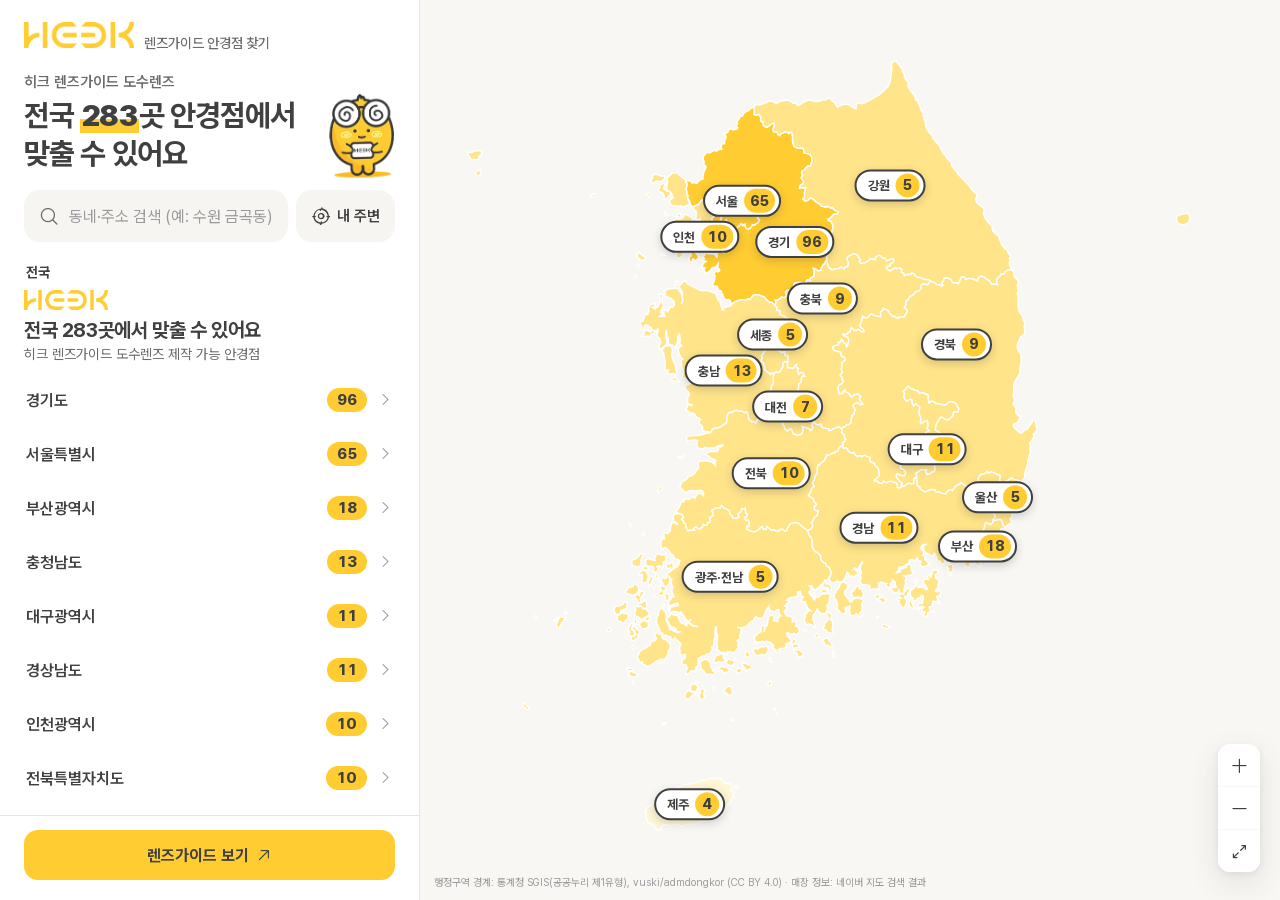
<file: stores/index.html>
<!doctype html>
<html lang="ko">
<head>
<meta charset="utf-8">
<meta name="viewport" content="width=device-width, initial-scale=1, viewport-fit=cover">
<title>히크 렌즈가이드 도수렌즈 안경점 찾기</title>
<meta name="description" content="히크 렌즈가이드 도수렌즈를 맞출 수 있는 전국 안경점을 지도에서 찾아보세요.">
<meta name="theme-color" content="#FAF8F3" media="(prefers-color-scheme: light)">
<meta name="theme-color" content="#1C1C1E" media="(prefers-color-scheme: dark)">
<meta property="og:title" content="히크 렌즈가이드 도수렌즈 안경점 찾기">
<meta property="og:description" content="우리 동네에서 도수렌즈를 맞출 수 있는 안경점을 확인하세요.">
<link rel="preload" href="map/national.json" as="fetch" crossorigin>
<link rel="preload" href="data/stores.json" as="fetch" crossorigin>
<link rel="stylesheet" href="assets/font/pretendard.css">
<link rel="stylesheet" href="assets/icons/regular.css">
<link rel="stylesheet" href="app.css?v=11">
</head>
<body>
<div class="app" id="app">
  <aside class="panel" id="panel" aria-label="안경점 찾기">
    <header class="brand">
      <a class="logo" href="https://smartstore.naver.com/moremetaglass" target="_blank" rel="noopener"><img src="assets/brand/logo.png" alt="HEEK 히크 렌즈가이드 연구소" width="96" height="26"></a>
      <span class="brand-sub">렌즈가이드 안경점 찾기</span>
    </header>

    <section class="hero" id="hero">
      <p class="hero-kicker">히크 렌즈가이드 도수렌즈</p>
      <h1 class="hero-title">전국 <strong id="heroCount">-</strong>곳 안경점에서<br>맞출 수 있어요</h1>
      <img class="hero-char" src="assets/brand/ttoryeot-wave.webp" alt="" width="84" height="103">
    </section>

    <div class="finder" id="finder">
      <form class="search" id="searchForm" role="search" autocomplete="off">
        <i class="ph ph-magnifying-glass" aria-hidden="true"></i>
        <label class="sr-only" for="q">지역, 동네, 매장 이름 검색</label>
        <input id="q" type="search" inputmode="search" placeholder="동네·주소 검색 (예: 수원 금곡동)" enterkeyhint="search">
        <button type="button" class="search-clear" id="qClear" aria-label="검색어 지우기" hidden><i class="ph ph-x-circle"></i></button>
      </form>
      <button type="button" class="near" id="nearBtn"><i class="ph ph-crosshair"></i><span>내 주변</span></button>
      <ul class="suggest" id="suggest" role="listbox" hidden></ul>
    </div>

    <div class="sheet" id="sheet">
      <div class="sheet-grip" id="grip" aria-hidden="true"><span></span></div>
      <nav class="crumbs" id="crumbs" aria-label="지역 경로"></nav>
      <div class="sheet-head" id="sheetHead"></div>
      <div class="sheet-body" id="sheetBody"></div>
      <footer class="sheet-foot">
        <a class="cta" href="https://smartstore.naver.com/moremetaglass" target="_blank" rel="noopener">렌즈가이드 보기<i class="ph ph-arrow-up-right"></i></a>
      </footer>
    </div>
  </aside>

  <main class="stage" id="stage" aria-label="안경점 지도">
    <svg class="map" id="map" role="img" aria-label="대한민국 지도">
      <g id="gSido"></g>
      <g id="gSgg"></g>
      <g id="gDong"></g>
      <g id="gLines"></g>
    </svg>
    <div class="overlay" id="overlay"></div>
    <div class="zoom" role="group" aria-label="지도 확대 축소">
      <button type="button" id="zoomIn" aria-label="확대"><i class="ph ph-plus"></i></button>
      <button type="button" id="zoomOut" aria-label="축소"><i class="ph ph-minus"></i></button>
      <button type="button" id="zoomHome" aria-label="전국 보기"><i class="ph ph-arrows-out-simple"></i></button>
    </div>
    <p class="attrib">행정구역 경계: 통계청 SGIS(공공누리 제1유형), vuski/admdongkor (CC BY 4.0) · 매장 정보: 네이버 지도 검색 결과</p>
    <div class="toast" id="toast" role="status" aria-live="polite"></div>
    <div class="pop" id="pop" hidden role="dialog" aria-label="매장 요약"></div>
    <div class="loading" id="loading"><img src="assets/brand/ttoryeot-wave.webp" alt="" width="96" height="118"><span>지도를 불러오는 중이에요</span></div>
  </main>
</div>

<template id="tplNotice">
  <p class="notice">공개된 정보를 바탕으로, VR 렌즈 도수 제작 경험이 있는 것으로 알려진 안경점입니다. 안경점과 제휴하거나 제작을 확약받은 목록이 아니며, 안경사 변경 · 렌즈 재고 등 매장 사정에 따라 제작이 어려울 수 있습니다. 목록에 없는 동네 안경점에서도 맞출 수 있는 경우가 많습니다. 목록 삭제 · 정정 요청: <a href="mailto:moremetaglass@gmail.com">moremetaglass@gmail.com</a><span class="src">지도 경계: 통계청 SGIS(공공누리 제1유형), vuski/admdongkor(CC BY 4.0) · 매장 정보: 네이버 지도 검색 결과</span></p>
</template>
<script src="app.js?v=11" defer></script>
</body>
</html>
</file>
<file: stores/assets/font/pretendard.css>
/*
Copyright (c) 2021 Kil Hyung-jin, with Reserved Font Name Pretendard.
https://github.com/orioncactus/pretendard

This Font Software is licensed under the SIL Open Font License, Version 1.1.
This license is copied below, and is also available with a FAQ at:
http://scripts.sil.org/OFL
*/
/* [0] */
@font-face {
	font-family: 'Pretendard Variable';
	font-style: normal;
	font-display: swap;
	font-weight: 45 920;
	src: url(./woff2-dynamic-subset/PretendardVariable.subset.0.woff2) format('woff2-variations');
	unicode-range: U+f9ca-fa0b, U+ff03-ff05, U+ff07, U+ff0a-ff0b, U+ff0d-ff19, U+ff1b, U+ff1d, U+ff20-ff5b, U+ff5d, U+ffe0-ffe3, U+ffe5-ffe6;
}

/* [1] */
@font-face {
	font-family: 'Pretendard Variable';
	font-style: normal;
	font-display: swap;
	font-weight: 45 920;
	src: url(./woff2-dynamic-subset/PretendardVariable.subset.1.woff2) format('woff2-variations');
	unicode-range: U+d723-d728, U+d72a-d733, U+d735-d748, U+d74a-d74f, U+d752-d753, U+d755-d757, U+d75a-d75f, U+d762-d764, U+d766-d768, U+d76a-d76b, U+d76d-d76f, U+d771-d787, U+d789-d78b, U+d78d-d78f, U+d791-d797, U+d79a, U+d79c, U+d79e-d7a3, U+f900-f909, U+f90b-f92e;
}

/* [2] */
@font-face {
	font-family: 'Pretendard Variable';
	font-style: normal;
	font-display: swap;
	font-weight: 45 920;
	src: url(./woff2-dynamic-subset/PretendardVariable.subset.2.woff2) format('woff2-variations');
	unicode-range: U+d679-d68b, U+d68e-d69e, U+d6a0, U+d6a2-d6a7, U+d6a9-d6c3, U+d6c6-d6c7, U+d6c9-d6cb, U+d6cd-d6d3, U+d6d5-d6d6, U+d6d8-d6e3, U+d6e5-d6e7, U+d6e9-d6fb, U+d6fd-d717, U+d719-d71f, U+d721-d722;
}

/* [3] */
@font-face {
	font-family: 'Pretendard Variable';
	font-style: normal;
	font-display: swap;
	font-weight: 45 920;
	src: url(./woff2-dynamic-subset/PretendardVariable.subset.3.woff2) format('woff2-variations');
	unicode-range: U+d5bc-d5c7, U+d5ca-d5cb, U+d5cd-d5cf, U+d5d1-d5d7, U+d5d9-d5da, U+d5dc, U+d5de-d5e3, U+d5e6-d5e7, U+d5e9-d5eb, U+d5ed-d5f6, U+d5f8, U+d5fa-d5ff, U+d602-d603, U+d605-d607, U+d609-d60f, U+d612-d613, U+d616-d61b, U+d61d-d637, U+d63a-d63b, U+d63d-d63f, U+d641-d647, U+d64a-d64c, U+d64e-d653, U+d656-d657, U+d659-d65b, U+d65d-d666, U+d668, U+d66a-d678;
}

/* [4] */
@font-face {
	font-family: 'Pretendard Variable';
	font-style: normal;
	font-display: swap;
	font-weight: 45 920;
	src: url(./woff2-dynamic-subset/PretendardVariable.subset.4.woff2) format('woff2-variations');
	unicode-range: U+d507, U+d509-d50b, U+d50d-d513, U+d515-d53b, U+d53e-d53f, U+d541-d543, U+d545-d54c, U+d54e, U+d550, U+d552-d557, U+d55a-d55b, U+d55d-d55f, U+d561-d564, U+d566-d567, U+d56a, U+d56c, U+d56e-d573, U+d576-d577, U+d579-d583, U+d585-d586, U+d58a-d5a4, U+d5a6-d5bb;
}

/* [5] */
@font-face {
	font-family: 'Pretendard Variable';
	font-style: normal;
	font-display: swap;
	font-weight: 45 920;
	src: url(./woff2-dynamic-subset/PretendardVariable.subset.5.woff2) format('woff2-variations');
	unicode-range: U+d464-d477, U+d47a-d47b, U+d47d-d47f, U+d481-d487, U+d489-d48a, U+d48c, U+d48e-d4e7, U+d4e9-d503, U+d505-d506;
}

/* [6] */
@font-face {
	font-family: 'Pretendard Variable';
	font-style: normal;
	font-display: swap;
	font-weight: 45 920;
	src: url(./woff2-dynamic-subset/PretendardVariable.subset.6.woff2) format('woff2-variations');
	unicode-range: U+d3bf-d3c7, U+d3ca-d3cf, U+d3d1-d3eb, U+d3ee-d3ef, U+d3f1-d3f3, U+d3f5-d3fb, U+d3fd-d400, U+d402-d45b, U+d45d-d463;
}

/* [7] */
@font-face {
	font-family: 'Pretendard Variable';
	font-style: normal;
	font-display: swap;
	font-weight: 45 920;
	src: url(./woff2-dynamic-subset/PretendardVariable.subset.7.woff2) format('woff2-variations');
	unicode-range: U+d2ff, U+d302-d304, U+d306-d30b, U+d30f, U+d311-d313, U+d315-d31b, U+d31e, U+d322-d324, U+d326-d327, U+d32a-d32b, U+d32d-d32f, U+d331-d337, U+d339-d33c, U+d33e-d37b, U+d37e-d37f, U+d381-d383, U+d385-d38b, U+d38e-d390, U+d392-d397, U+d39a-d39b, U+d39d-d39f, U+d3a1-d3a7, U+d3a9-d3aa, U+d3ac, U+d3ae-d3b3, U+d3b5-d3b7, U+d3b9-d3bb, U+d3bd-d3be;
}

/* [8] */
@font-face {
	font-family: 'Pretendard Variable';
	font-style: normal;
	font-display: swap;
	font-weight: 45 920;
	src: url(./woff2-dynamic-subset/PretendardVariable.subset.8.woff2) format('woff2-variations');
	unicode-range: U+d257-d27f, U+d281-d29b, U+d29d-d29f, U+d2a1-d2ab, U+d2ad-d2b7, U+d2ba-d2bb, U+d2bd-d2bf, U+d2c1-d2c7, U+d2c9-d2ef, U+d2f2-d2f3, U+d2f5-d2f7, U+d2f9-d2fe;
}

/* [9] */
@font-face {
	font-family: 'Pretendard Variable';
	font-style: normal;
	font-display: swap;
	font-weight: 45 920;
	src: url(./woff2-dynamic-subset/PretendardVariable.subset.9.woff2) format('woff2-variations');
	unicode-range: U+d1b4, U+d1b6-d1f3, U+d1f5-d22b, U+d22e-d22f, U+d231-d233, U+d235-d23b, U+d23d-d240, U+d242-d256;
}

/* [10] */
@font-face {
	font-family: 'Pretendard Variable';
	font-style: normal;
	font-display: swap;
	font-weight: 45 920;
	src: url(./woff2-dynamic-subset/PretendardVariable.subset.10.woff2) format('woff2-variations');
	unicode-range: U+d105-d12f, U+d132-d133, U+d135-d137, U+d139-d13f, U+d141-d142, U+d144, U+d146-d14b, U+d14e-d14f, U+d151-d153, U+d155-d15b, U+d15e-d187, U+d189-d19f, U+d1a2-d1a3, U+d1a5-d1a7, U+d1a9-d1af, U+d1b2-d1b3;
}

/* [11] */
@font-face {
	font-family: 'Pretendard Variable';
	font-style: normal;
	font-display: swap;
	font-weight: 45 920;
	src: url(./woff2-dynamic-subset/PretendardVariable.subset.11.woff2) format('woff2-variations');
	unicode-range: U+d04b-d04f, U+d051-d057, U+d059-d06b, U+d06d-d06f, U+d071-d073, U+d075-d07b, U+d07e-d0a3, U+d0a6-d0a7, U+d0a9-d0ab, U+d0ad-d0b3, U+d0b6, U+d0b8, U+d0ba-d0bf, U+d0c2-d0c3, U+d0c5-d0c7, U+d0c9-d0cf, U+d0d2, U+d0d6-d0db, U+d0de-d0df, U+d0e1-d0e3, U+d0e5-d0eb, U+d0ee-d0f0, U+d0f2-d104;
}

/* [12] */
@font-face {
	font-family: 'Pretendard Variable';
	font-style: normal;
	font-display: swap;
	font-weight: 45 920;
	src: url(./woff2-dynamic-subset/PretendardVariable.subset.12.woff2) format('woff2-variations');
	unicode-range: U+cfa2-cfc3, U+cfc5-cfdf, U+cfe2-cfe3, U+cfe5-cfe7, U+cfe9-cff4, U+cff6-cffb, U+cffd-cfff, U+d001-d003, U+d005-d017, U+d019-d033, U+d036-d037, U+d039-d03b, U+d03d-d04a;
}

/* [13] */
@font-face {
	font-family: 'Pretendard Variable';
	font-style: normal;
	font-display: swap;
	font-weight: 45 920;
	src: url(./woff2-dynamic-subset/PretendardVariable.subset.13.woff2) format('woff2-variations');
	unicode-range: U+cef0-cef3, U+cef6, U+cef9-ceff, U+cf01-cf03, U+cf05-cf07, U+cf09-cf0f, U+cf11-cf12, U+cf14-cf1b, U+cf1d-cf1f, U+cf21-cf2f, U+cf31-cf53, U+cf56-cf57, U+cf59-cf5b, U+cf5d-cf63, U+cf66, U+cf68, U+cf6a-cf6f, U+cf71-cf84, U+cf86-cf8b, U+cf8d-cfa1;
}

/* [14] */
@font-face {
	font-family: 'Pretendard Variable';
	font-style: normal;
	font-display: swap;
	font-weight: 45 920;
	src: url(./woff2-dynamic-subset/PretendardVariable.subset.14.woff2) format('woff2-variations');
	unicode-range: U+ce3c-ce57, U+ce5a-ce5b, U+ce5d-ce5f, U+ce61-ce67, U+ce6a, U+ce6c, U+ce6e-ce73, U+ce76-ce77, U+ce79-ce7b, U+ce7d-ce83, U+ce85-ce88, U+ce8a-ce8f, U+ce91-ce93, U+ce95-ce97, U+ce99-ce9f, U+cea2, U+cea4-ceab, U+cead-cee3, U+cee6-cee7, U+cee9-ceeb, U+ceed-ceef;
}

/* [15] */
@font-face {
	font-family: 'Pretendard Variable';
	font-style: normal;
	font-display: swap;
	font-weight: 45 920;
	src: url(./woff2-dynamic-subset/PretendardVariable.subset.15.woff2) format('woff2-variations');
	unicode-range: U+cd92-cd93, U+cd96-cd97, U+cd99-cd9b, U+cd9d-cda3, U+cda6-cda8, U+cdaa-cdaf, U+cdb1-cdc3, U+cdc5-cdcb, U+cdcd-cde7, U+cde9-ce03, U+ce05-ce1f, U+ce22-ce34, U+ce36-ce3b;
}

/* [16] */
@font-face {
	font-family: 'Pretendard Variable';
	font-style: normal;
	font-display: swap;
	font-weight: 45 920;
	src: url(./woff2-dynamic-subset/PretendardVariable.subset.16.woff2) format('woff2-variations');
	unicode-range: U+ccef-cd07, U+cd0a-cd0b, U+cd0d-cd1a, U+cd1c, U+cd1e-cd2b, U+cd2d-cd5b, U+cd5d-cd77, U+cd79-cd91;
}

/* [17] */
@font-face {
	font-family: 'Pretendard Variable';
	font-style: normal;
	font-display: swap;
	font-weight: 45 920;
	src: url(./woff2-dynamic-subset/PretendardVariable.subset.17.woff2) format('woff2-variations');
	unicode-range: U+cc3f-cc43, U+cc46-cc47, U+cc49-cc4b, U+cc4d-cc53, U+cc55-cc58, U+cc5a-cc5f, U+cc61-cc97, U+cc9a-cc9b, U+cc9d-cc9f, U+cca1-cca7, U+ccaa, U+ccac, U+ccae-ccb3, U+ccb6-ccb7, U+ccb9-ccbb, U+ccbd-cccf, U+ccd1-cce3, U+cce5-ccee;
}

/* [18] */
@font-face {
	font-family: 'Pretendard Variable';
	font-style: normal;
	font-display: swap;
	font-weight: 45 920;
	src: url(./woff2-dynamic-subset/PretendardVariable.subset.18.woff2) format('woff2-variations');
	unicode-range: U+cb91-cbd3, U+cbd5-cbe3, U+cbe5-cc0b, U+cc0e-cc0f, U+cc11-cc13, U+cc15-cc1b, U+cc1d-cc20, U+cc23-cc27, U+cc2a-cc2b, U+cc2d, U+cc2f, U+cc31-cc37, U+cc3a, U+cc3c;
}

/* [19] */
@font-face {
	font-family: 'Pretendard Variable';
	font-style: normal;
	font-display: swap;
	font-weight: 45 920;
	src: url(./woff2-dynamic-subset/PretendardVariable.subset.19.woff2) format('woff2-variations');
	unicode-range: U+caf4-cb47, U+cb4a-cb90;
}

/* [20] */
@font-face {
	font-family: 'Pretendard Variable';
	font-style: normal;
	font-display: swap;
	font-weight: 45 920;
	src: url(./woff2-dynamic-subset/PretendardVariable.subset.20.woff2) format('woff2-variations');
	unicode-range: U+ca4a-ca4b, U+ca4e-ca4f, U+ca51-ca53, U+ca55-ca5b, U+ca5d-ca60, U+ca62-ca83, U+ca85-cabb, U+cabe-cabf, U+cac1-cac3, U+cac5-cacb, U+cacd-cad0, U+cad2, U+cad4-cad8, U+cada-caf3;
}

/* [21] */
@font-face {
	font-family: 'Pretendard Variable';
	font-style: normal;
	font-display: swap;
	font-weight: 45 920;
	src: url(./woff2-dynamic-subset/PretendardVariable.subset.21.woff2) format('woff2-variations');
	unicode-range: U+c996-c997, U+c99a-c99c, U+c99e-c9bf, U+c9c2-c9c3, U+c9c5-c9c7, U+c9c9-c9cf, U+c9d2, U+c9d4, U+c9d7-c9d8, U+c9db, U+c9de-c9df, U+c9e1-c9e3, U+c9e5-c9e6, U+c9e8-c9eb, U+c9ee-c9f0, U+c9f2-c9f7, U+c9f9-ca0b, U+ca0d-ca28, U+ca2a-ca49;
}

/* [22] */
@font-face {
	font-family: 'Pretendard Variable';
	font-style: normal;
	font-display: swap;
	font-weight: 45 920;
	src: url(./woff2-dynamic-subset/PretendardVariable.subset.22.woff2) format('woff2-variations');
	unicode-range: U+c8e9-c8f4, U+c8f6-c8fb, U+c8fe-c8ff, U+c901-c903, U+c905-c90b, U+c90e-c910, U+c912-c917, U+c919-c92b, U+c92d-c94f, U+c951-c953, U+c955-c96b, U+c96d-c973, U+c975-c987, U+c98a-c98b, U+c98d-c98f, U+c991-c995;
}

/* [23] */
@font-face {
	font-family: 'Pretendard Variable';
	font-style: normal;
	font-display: swap;
	font-weight: 45 920;
	src: url(./woff2-dynamic-subset/PretendardVariable.subset.23.woff2) format('woff2-variations');
	unicode-range: U+c841-c84b, U+c84d-c86f, U+c872-c873, U+c875-c877, U+c879-c87f, U+c882-c884, U+c887-c88a, U+c88d-c8c3, U+c8c5-c8df, U+c8e1-c8e8;
}

/* [24] */
@font-face {
	font-family: 'Pretendard Variable';
	font-style: normal;
	font-display: swap;
	font-weight: 45 920;
	src: url(./woff2-dynamic-subset/PretendardVariable.subset.24.woff2) format('woff2-variations');
	unicode-range: U+c779-c77b, U+c77e-c782, U+c786, U+c78b, U+c78d, U+c78f, U+c792-c793, U+c795, U+c797, U+c799-c79f, U+c7a2, U+c7a7-c7ab, U+c7ae-c7bb, U+c7bd-c7c0, U+c7c2-c7c7, U+c7c9-c7dc, U+c7de-c7ff, U+c802-c803, U+c805-c807, U+c809, U+c80b-c80f, U+c812, U+c814, U+c817-c81b, U+c81e-c81f, U+c821-c823, U+c825-c82e, U+c830-c837, U+c839-c83b, U+c83d-c840;
}

/* [25] */
@font-face {
	font-family: 'Pretendard Variable';
	font-style: normal;
	font-display: swap;
	font-weight: 45 920;
	src: url(./woff2-dynamic-subset/PretendardVariable.subset.25.woff2) format('woff2-variations');
	unicode-range: U+c6bb-c6bf, U+c6c2, U+c6c4, U+c6c6-c6cb, U+c6ce-c6cf, U+c6d1-c6d3, U+c6d5-c6db, U+c6dd-c6df, U+c6e1-c6e7, U+c6e9-c6eb, U+c6ed-c6ef, U+c6f1-c6f8, U+c6fa-c703, U+c705-c707, U+c709-c70b, U+c70d-c716, U+c718, U+c71a-c71f, U+c722-c723, U+c725-c727, U+c729-c734, U+c736-c73b, U+c73e-c73f, U+c741-c743, U+c745-c74b, U+c74e-c750, U+c752-c757, U+c759-c773, U+c776-c777;
}

/* [26] */
@font-face {
	font-family: 'Pretendard Variable';
	font-style: normal;
	font-display: swap;
	font-weight: 45 920;
	src: url(./woff2-dynamic-subset/PretendardVariable.subset.26.woff2) format('woff2-variations');
	unicode-range: U+c5f5-c5fb, U+c5fe, U+c602-c605, U+c607, U+c609-c60f, U+c611-c61a, U+c61c-c623, U+c626-c627, U+c629-c62b, U+c62d, U+c62f-c632, U+c636, U+c638, U+c63a-c63f, U+c642-c643, U+c645-c647, U+c649-c652, U+c656-c65b, U+c65d-c65f, U+c661-c663, U+c665-c677, U+c679-c67b, U+c67d-c693, U+c696-c697, U+c699-c69b, U+c69d-c6a3, U+c6a6, U+c6a8, U+c6aa-c6af, U+c6b2-c6b3, U+c6b5-c6b7, U+c6b9-c6ba;
}

/* [27] */
@font-face {
	font-family: 'Pretendard Variable';
	font-style: normal;
	font-display: swap;
	font-weight: 45 920;
	src: url(./woff2-dynamic-subset/PretendardVariable.subset.27.woff2) format('woff2-variations');
	unicode-range: U+c517-c527, U+c52a-c52b, U+c52d-c52f, U+c531-c538, U+c53a, U+c53c, U+c53e-c543, U+c546-c547, U+c54b, U+c54d-c552, U+c556, U+c55a-c55b, U+c55d, U+c55f, U+c562-c563, U+c565-c567, U+c569-c56f, U+c572, U+c574, U+c576-c57b, U+c57e-c57f, U+c581-c583, U+c585-c586, U+c588-c58b, U+c58e, U+c590, U+c592-c596, U+c599-c5b3, U+c5b6-c5b7, U+c5ba, U+c5be-c5c3, U+c5ca-c5cb, U+c5cd, U+c5cf, U+c5d2-c5d3, U+c5d5-c5d7, U+c5d9-c5df, U+c5e1-c5e2, U+c5e4, U+c5e6-c5eb, U+c5ef, U+c5f1-c5f3;
}

/* [28] */
@font-face {
	font-family: 'Pretendard Variable';
	font-style: normal;
	font-display: swap;
	font-weight: 45 920;
	src: url(./woff2-dynamic-subset/PretendardVariable.subset.28.woff2) format('woff2-variations');
	unicode-range: U+c475-c4ef, U+c4f2-c4f3, U+c4f5-c4f7, U+c4f9-c4ff, U+c502-c50b, U+c50d-c516;
}

/* [29] */
@font-face {
	font-family: 'Pretendard Variable';
	font-style: normal;
	font-display: swap;
	font-weight: 45 920;
	src: url(./woff2-dynamic-subset/PretendardVariable.subset.29.woff2) format('woff2-variations');
	unicode-range: U+c3d0-c3d7, U+c3da-c3db, U+c3dd-c3de, U+c3e1-c3ec, U+c3ee-c3f3, U+c3f5-c42b, U+c42d-c463, U+c466-c474;
}

/* [30] */
@font-face {
	font-family: 'Pretendard Variable';
	font-style: normal;
	font-display: swap;
	font-weight: 45 920;
	src: url(./woff2-dynamic-subset/PretendardVariable.subset.30.woff2) format('woff2-variations');
	unicode-range: U+c32b-c367, U+c36a-c36b, U+c36d-c36f, U+c371-c377, U+c37a-c37b, U+c37e-c383, U+c385-c387, U+c389-c3cf;
}

/* [31] */
@font-face {
	font-family: 'Pretendard Variable';
	font-style: normal;
	font-display: swap;
	font-weight: 45 920;
	src: url(./woff2-dynamic-subset/PretendardVariable.subset.31.woff2) format('woff2-variations');
	unicode-range: U+c26a-c26b, U+c26d-c26f, U+c271-c273, U+c275-c27b, U+c27e-c287, U+c289-c28f, U+c291-c297, U+c299-c29a, U+c29c-c2a3, U+c2a5-c2a7, U+c2a9-c2ab, U+c2ad-c2b3, U+c2b6, U+c2b8, U+c2ba-c2bb, U+c2bd-c2db, U+c2de-c2df, U+c2e1-c2e2, U+c2e5-c2ea, U+c2ee, U+c2f0, U+c2f2-c2f5, U+c2f7, U+c2fa-c2fb, U+c2fd-c2ff, U+c301-c307, U+c309-c30c, U+c30e-c312, U+c315-c323, U+c325-c328, U+c32a;
}

/* [32] */
@font-face {
	font-family: 'Pretendard Variable';
	font-style: normal;
	font-display: swap;
	font-weight: 45 920;
	src: url(./woff2-dynamic-subset/PretendardVariable.subset.32.woff2) format('woff2-variations');
	unicode-range: U+c1bc-c1c3, U+c1c5-c1df, U+c1e1-c1fb, U+c1fd-c203, U+c205-c20c, U+c20e, U+c210-c217, U+c21a-c21b, U+c21d-c21e, U+c221-c227, U+c229-c22a, U+c22c, U+c22e, U+c230, U+c233-c24f, U+c251-c257, U+c259-c269;
}

/* [33] */
@font-face {
	font-family: 'Pretendard Variable';
	font-style: normal;
	font-display: swap;
	font-weight: 45 920;
	src: url(./woff2-dynamic-subset/PretendardVariable.subset.33.woff2) format('woff2-variations');
	unicode-range: U+c101-c11b, U+c11f, U+c121-c123, U+c125-c12b, U+c12e, U+c132-c137, U+c13a-c13b, U+c13d-c13f, U+c141-c147, U+c14a, U+c14c-c153, U+c155-c157, U+c159-c15b, U+c15d-c166, U+c169-c16f, U+c171-c177, U+c179-c18b, U+c18e-c18f, U+c191-c193, U+c195-c19b, U+c19d-c19e, U+c1a0, U+c1a2-c1a4, U+c1a6-c1bb;
}

/* [34] */
@font-face {
	font-family: 'Pretendard Variable';
	font-style: normal;
	font-display: swap;
	font-weight: 45 920;
	src: url(./woff2-dynamic-subset/PretendardVariable.subset.34.woff2) format('woff2-variations');
	unicode-range: U+c049-c057, U+c059-c05b, U+c05d-c05f, U+c061-c067, U+c069-c08f, U+c091-c0ab, U+c0ae-c0af, U+c0b1-c0b3, U+c0b5, U+c0b7-c0bb, U+c0be, U+c0c2-c0c7, U+c0ca-c0cb, U+c0cd-c0cf, U+c0d1-c0d7, U+c0d9-c0da, U+c0dc, U+c0de-c0e3, U+c0e5-c0eb, U+c0ed-c0f3, U+c0f6, U+c0f8, U+c0fa-c0ff;
}

/* [35] */
@font-face {
	font-family: 'Pretendard Variable';
	font-style: normal;
	font-display: swap;
	font-weight: 45 920;
	src: url(./woff2-dynamic-subset/PretendardVariable.subset.35.woff2) format('woff2-variations');
	unicode-range: U+bfa7-bfaf, U+bfb1-bfc4, U+bfc6-bfcb, U+bfce-bfcf, U+bfd1-bfd3, U+bfd5-bfdb, U+bfdd-c048;
}

/* [36] */
@font-face {
	font-family: 'Pretendard Variable';
	font-style: normal;
	font-display: swap;
	font-weight: 45 920;
	src: url(./woff2-dynamic-subset/PretendardVariable.subset.36.woff2) format('woff2-variations');
	unicode-range: U+bf07, U+bf09-bf3f, U+bf41-bf4f, U+bf52-bf54, U+bf56-bfa6;
}

/* [37] */
@font-face {
	font-family: 'Pretendard Variable';
	font-style: normal;
	font-display: swap;
	font-weight: 45 920;
	src: url(./woff2-dynamic-subset/PretendardVariable.subset.37.woff2) format('woff2-variations');
	unicode-range: U+be56, U+be58, U+be5c-be5f, U+be62-be63, U+be65-be67, U+be69-be74, U+be76-be7b, U+be7e-be7f, U+be81-be8e, U+be90, U+be92-bea7, U+bea9-becf, U+bed2-bed3, U+bed5-bed6, U+bed9-bee3, U+bee6-bf06;
}

/* [38] */
@font-face {
	font-family: 'Pretendard Variable';
	font-style: normal;
	font-display: swap;
	font-weight: 45 920;
	src: url(./woff2-dynamic-subset/PretendardVariable.subset.38.woff2) format('woff2-variations');
	unicode-range: U+bdb0-bdd3, U+bdd5-bdef, U+bdf1-be0b, U+be0d-be0f, U+be11-be13, U+be15-be43, U+be46-be47, U+be49-be4b, U+be4d-be53;
}

/* [39] */
@font-face {
	font-family: 'Pretendard Variable';
	font-style: normal;
	font-display: swap;
	font-weight: 45 920;
	src: url(./woff2-dynamic-subset/PretendardVariable.subset.39.woff2) format('woff2-variations');
	unicode-range: U+bd03, U+bd06, U+bd08, U+bd0a-bd0f, U+bd11-bd22, U+bd25-bd47, U+bd49-bd58, U+bd5a-bd7f, U+bd82-bd83, U+bd85-bd87, U+bd8a-bd8f, U+bd91-bd92, U+bd94, U+bd96-bd98, U+bd9a-bdaf;
}

/* [40] */
@font-face {
	font-family: 'Pretendard Variable';
	font-style: normal;
	font-display: swap;
	font-weight: 45 920;
	src: url(./woff2-dynamic-subset/PretendardVariable.subset.40.woff2) format('woff2-variations');
	unicode-range: U+bc4e-bc83, U+bc86-bc87, U+bc89-bc8b, U+bc8d-bc93, U+bc96, U+bc98, U+bc9b-bc9f, U+bca2-bca3, U+bca5-bca7, U+bca9-bcb2, U+bcb4-bcbb, U+bcbe-bcbf, U+bcc1-bcc3, U+bcc5-bccc, U+bcce-bcd0, U+bcd2-bcd4, U+bcd6-bcf3, U+bcf7, U+bcf9-bcfb, U+bcfd-bd02;
}

/* [41] */
@font-face {
	font-family: 'Pretendard Variable';
	font-style: normal;
	font-display: swap;
	font-weight: 45 920;
	src: url(./woff2-dynamic-subset/PretendardVariable.subset.41.woff2) format('woff2-variations');
	unicode-range: U+bb90-bba3, U+bba5-bbab, U+bbad-bbbf, U+bbc1-bbf7, U+bbfa-bbfb, U+bbfd-bbfe, U+bc01-bc07, U+bc09-bc0a, U+bc0e, U+bc10, U+bc12-bc13, U+bc17, U+bc19-bc1a, U+bc1e, U+bc20-bc23, U+bc26, U+bc28, U+bc2a-bc2c, U+bc2e-bc2f, U+bc32-bc33, U+bc35-bc37, U+bc39-bc3f, U+bc41-bc42, U+bc44, U+bc46-bc48, U+bc4a-bc4d;
}

/* [42] */
@font-face {
	font-family: 'Pretendard Variable';
	font-style: normal;
	font-display: swap;
	font-weight: 45 920;
	src: url(./woff2-dynamic-subset/PretendardVariable.subset.42.woff2) format('woff2-variations');
	unicode-range: U+bae6-bafb, U+bafd-bb17, U+bb19-bb33, U+bb37, U+bb39-bb3a, U+bb3d-bb43, U+bb45-bb46, U+bb48, U+bb4a-bb4f, U+bb51-bb53, U+bb55-bb57, U+bb59-bb62, U+bb64-bb8f;
}

/* [43] */
@font-face {
	font-family: 'Pretendard Variable';
	font-style: normal;
	font-display: swap;
	font-weight: 45 920;
	src: url(./woff2-dynamic-subset/PretendardVariable.subset.43.woff2) format('woff2-variations');
	unicode-range: U+ba30-ba37, U+ba3a-ba3b, U+ba3d-ba3f, U+ba41-ba47, U+ba49-ba4a, U+ba4c, U+ba4e-ba53, U+ba56-ba57, U+ba59-ba5b, U+ba5d-ba63, U+ba65-ba66, U+ba68-ba6f, U+ba71-ba73, U+ba75-ba77, U+ba79-ba84, U+ba86, U+ba88-baa7, U+baaa, U+baad-baaf, U+bab1-bab7, U+baba, U+babc, U+babe-bae5;
}

/* [44] */
@font-face {
	font-family: 'Pretendard Variable';
	font-style: normal;
	font-display: swap;
	font-weight: 45 920;
	src: url(./woff2-dynamic-subset/PretendardVariable.subset.44.woff2) format('woff2-variations');
	unicode-range: U+b96e-b973, U+b976-b977, U+b979-b97b, U+b97d-b983, U+b986, U+b988, U+b98a-b98d, U+b98f-b9ab, U+b9ae-b9af, U+b9b1-b9b3, U+b9b5-b9bb, U+b9be, U+b9c0, U+b9c2-b9c7, U+b9ca-b9cb, U+b9cd, U+b9d2-b9d7, U+b9da, U+b9dc, U+b9df-b9e0, U+b9e2, U+b9e6-b9e7, U+b9e9-b9f3, U+b9f6, U+b9f8, U+b9fb-ba2f;
}

/* [45] */
@font-face {
	font-family: 'Pretendard Variable';
	font-style: normal;
	font-display: swap;
	font-weight: 45 920;
	src: url(./woff2-dynamic-subset/PretendardVariable.subset.45.woff2) format('woff2-variations');
	unicode-range: U+b8bf-b8cb, U+b8cd-b8e0, U+b8e2-b8e7, U+b8ea-b8eb, U+b8ed-b8ef, U+b8f1-b8f7, U+b8fa, U+b8fc, U+b8fe-b903, U+b905-b917, U+b919-b91f, U+b921-b93b, U+b93d-b957, U+b95a-b95b, U+b95d-b95f, U+b961-b967, U+b969-b96c;
}

/* [46] */
@font-face {
	font-family: 'Pretendard Variable';
	font-style: normal;
	font-display: swap;
	font-weight: 45 920;
	src: url(./woff2-dynamic-subset/PretendardVariable.subset.46.woff2) format('woff2-variations');
	unicode-range: U+b80d-b80f, U+b811-b817, U+b81a, U+b81c-b823, U+b826-b827, U+b829-b82b, U+b82d-b833, U+b836, U+b83a-b83f, U+b841-b85b, U+b85e-b85f, U+b861-b863, U+b865-b86b, U+b86e, U+b870, U+b872-b8af, U+b8b1-b8be;
}

/* [47] */
@font-face {
	font-family: 'Pretendard Variable';
	font-style: normal;
	font-display: swap;
	font-weight: 45 920;
	src: url(./woff2-dynamic-subset/PretendardVariable.subset.47.woff2) format('woff2-variations');
	unicode-range: U+b74d-b75f, U+b761-b763, U+b765-b774, U+b776-b77b, U+b77e-b77f, U+b781-b783, U+b785-b78b, U+b78e, U+b792-b796, U+b79a-b79b, U+b79d-b7a7, U+b7aa, U+b7ae-b7b3, U+b7b6-b7c8, U+b7ca-b7eb, U+b7ee-b7ef, U+b7f1-b7f3, U+b7f5-b7fb, U+b7fe, U+b802-b806, U+b80a-b80b;
}

/* [48] */
@font-face {
	font-family: 'Pretendard Variable';
	font-style: normal;
	font-display: swap;
	font-weight: 45 920;
	src: url(./woff2-dynamic-subset/PretendardVariable.subset.48.woff2) format('woff2-variations');
	unicode-range: U+b6a7-b6aa, U+b6ac-b6b0, U+b6b2-b6ef, U+b6f1-b727, U+b72a-b72b, U+b72d-b72e, U+b731-b737, U+b739-b73a, U+b73c-b743, U+b745-b74c;
}

/* [49] */
@font-face {
	font-family: 'Pretendard Variable';
	font-style: normal;
	font-display: swap;
	font-weight: 45 920;
	src: url(./woff2-dynamic-subset/PretendardVariable.subset.49.woff2) format('woff2-variations');
	unicode-range: U+b605-b60f, U+b612-b617, U+b619-b624, U+b626-b69b, U+b69e-b6a3, U+b6a5-b6a6;
}

/* [50] */
@font-face {
	font-family: 'Pretendard Variable';
	font-style: normal;
	font-display: swap;
	font-weight: 45 920;
	src: url(./woff2-dynamic-subset/PretendardVariable.subset.50.woff2) format('woff2-variations');
	unicode-range: U+b55f, U+b562-b583, U+b585-b59f, U+b5a2-b5a3, U+b5a5-b5a7, U+b5a9-b5b2, U+b5b5-b5ba, U+b5bd-b604;
}

/* [51] */
@font-face {
	font-family: 'Pretendard Variable';
	font-style: normal;
	font-display: swap;
	font-weight: 45 920;
	src: url(./woff2-dynamic-subset/PretendardVariable.subset.51.woff2) format('woff2-variations');
	unicode-range: U+b4a5-b4b6, U+b4b8-b4bf, U+b4c1-b4c7, U+b4c9-b4db, U+b4de-b4df, U+b4e1-b4e2, U+b4e5-b4eb, U+b4ee, U+b4f0, U+b4f2-b513, U+b516-b517, U+b519-b51a, U+b51d-b523, U+b526, U+b528, U+b52b-b52f, U+b532-b533, U+b535-b537, U+b539-b53f, U+b541-b544, U+b546-b54b, U+b54d-b54f, U+b551-b55b, U+b55d-b55e;
}

/* [52] */
@font-face {
	font-family: 'Pretendard Variable';
	font-style: normal;
	font-display: swap;
	font-weight: 45 920;
	src: url(./woff2-dynamic-subset/PretendardVariable.subset.52.woff2) format('woff2-variations');
	unicode-range: U+b3f8-b3fb, U+b3fd-b40f, U+b411-b417, U+b419-b41b, U+b41d-b41f, U+b421-b427, U+b42a-b42b, U+b42d-b44f, U+b452-b453, U+b455-b457, U+b459-b45f, U+b462-b464, U+b466-b46b, U+b46d-b47f, U+b481-b4a3;
}

/* [53] */
@font-face {
	font-family: 'Pretendard Variable';
	font-style: normal;
	font-display: swap;
	font-weight: 45 920;
	src: url(./woff2-dynamic-subset/PretendardVariable.subset.53.woff2) format('woff2-variations');
	unicode-range: U+b342-b353, U+b356-b357, U+b359-b35b, U+b35d-b35e, U+b360-b363, U+b366, U+b368, U+b36a-b36d, U+b36f, U+b372-b373, U+b375-b377, U+b379-b37f, U+b381-b382, U+b384, U+b386-b38b, U+b38d-b3c3, U+b3c6-b3c7, U+b3c9-b3ca, U+b3cd-b3d3, U+b3d6, U+b3d8, U+b3da-b3f7;
}

/* [54] */
@font-face {
	font-family: 'Pretendard Variable';
	font-style: normal;
	font-display: swap;
	font-weight: 45 920;
	src: url(./woff2-dynamic-subset/PretendardVariable.subset.54.woff2) format('woff2-variations');
	unicode-range: U+b27c-b283, U+b285-b28f, U+b292-b293, U+b295-b297, U+b29a-b29f, U+b2a1-b2a4, U+b2a7-b2a9, U+b2ab, U+b2ad-b2c7, U+b2ca-b2cb, U+b2cd-b2cf, U+b2d1-b2d7, U+b2da, U+b2dc, U+b2de-b2e3, U+b2e7, U+b2e9-b2ea, U+b2ef-b2f3, U+b2f6, U+b2f8, U+b2fa-b2fb, U+b2fd-b2fe, U+b302-b303, U+b305-b307, U+b309-b30f, U+b312, U+b316-b31b, U+b31d-b341;
}

/* [55] */
@font-face {
	font-family: 'Pretendard Variable';
	font-style: normal;
	font-display: swap;
	font-weight: 45 920;
	src: url(./woff2-dynamic-subset/PretendardVariable.subset.55.woff2) format('woff2-variations');
	unicode-range: U+b1d6-b1e7, U+b1e9-b1fc, U+b1fe-b203, U+b206-b207, U+b209-b20b, U+b20d-b213, U+b216-b21f, U+b221-b257, U+b259-b273, U+b275-b27b;
}

/* [56] */
@font-face {
	font-family: 'Pretendard Variable';
	font-style: normal;
	font-display: swap;
	font-weight: 45 920;
	src: url(./woff2-dynamic-subset/PretendardVariable.subset.56.woff2) format('woff2-variations');
	unicode-range: U+b120-b122, U+b126-b127, U+b129-b12b, U+b12d-b133, U+b136, U+b138, U+b13a-b13f, U+b142-b143, U+b145-b14f, U+b151-b153, U+b156-b157, U+b159-b177, U+b17a-b17b, U+b17d-b17f, U+b181-b187, U+b189-b18c, U+b18e-b191, U+b195-b1a7, U+b1a9-b1cb, U+b1cd-b1d5;
}

/* [57] */
@font-face {
	font-family: 'Pretendard Variable';
	font-style: normal;
	font-display: swap;
	font-weight: 45 920;
	src: url(./woff2-dynamic-subset/PretendardVariable.subset.57.woff2) format('woff2-variations');
	unicode-range: U+b05f-b07b, U+b07e-b07f, U+b081-b083, U+b085-b08b, U+b08d-b097, U+b09b, U+b09d-b09f, U+b0a2-b0a7, U+b0aa, U+b0b0, U+b0b2, U+b0b6-b0b7, U+b0b9-b0bb, U+b0bd-b0c3, U+b0c6-b0c7, U+b0ca-b0cf, U+b0d1-b0df, U+b0e1-b0e4, U+b0e6-b107, U+b10a-b10b, U+b10d-b10f, U+b111-b112, U+b114-b117, U+b119-b11a, U+b11c-b11f;
}

/* [58] */
@font-face {
	font-family: 'Pretendard Variable';
	font-style: normal;
	font-display: swap;
	font-weight: 45 920;
	src: url(./woff2-dynamic-subset/PretendardVariable.subset.58.woff2) format('woff2-variations');
	unicode-range: U+afac-afb7, U+afba-afbb, U+afbd-afbf, U+afc1-afc6, U+afca-afcc, U+afce-afd3, U+afd5-afe7, U+afe9-afef, U+aff1-b00b, U+b00d-b00f, U+b011-b013, U+b015-b01b, U+b01d-b027, U+b029-b043, U+b045-b047, U+b049, U+b04b, U+b04d-b052, U+b055-b056, U+b058-b05c, U+b05e;
}

/* [59] */
@font-face {
	font-family: 'Pretendard Variable';
	font-style: normal;
	font-display: swap;
	font-weight: 45 920;
	src: url(./woff2-dynamic-subset/PretendardVariable.subset.59.woff2) format('woff2-variations');
	unicode-range: U+af03-af07, U+af09-af2b, U+af2e-af33, U+af35-af3b, U+af3e-af40, U+af44-af47, U+af4a-af5c, U+af5e-af63, U+af65-af7f, U+af81-afab;
}

/* [60] */
@font-face {
	font-family: 'Pretendard Variable';
	font-style: normal;
	font-display: swap;
	font-weight: 45 920;
	src: url(./woff2-dynamic-subset/PretendardVariable.subset.60.woff2) format('woff2-variations');
	unicode-range: U+ae56-ae5b, U+ae5e-ae60, U+ae62-ae64, U+ae66-ae67, U+ae69-ae6b, U+ae6d-ae83, U+ae85-aebb, U+aebf, U+aec1-aec3, U+aec5-aecb, U+aece, U+aed0, U+aed2-aed7, U+aed9-aef3, U+aef5-af02;
}

/* [61] */
@font-face {
	font-family: 'Pretendard Variable';
	font-style: normal;
	font-display: swap;
	font-weight: 45 920;
	src: url(./woff2-dynamic-subset/PretendardVariable.subset.61.woff2) format('woff2-variations');
	unicode-range: U+ad9c-ada3, U+ada5-adbf, U+adc1-adc3, U+adc5-adc7, U+adc9-add2, U+add4-addb, U+addd-addf, U+ade1-ade3, U+ade5-adf7, U+adfa-adfb, U+adfd-adff, U+ae02-ae07, U+ae0a, U+ae0c, U+ae0e-ae13, U+ae15-ae2f, U+ae31-ae33, U+ae35-ae37, U+ae39-ae3f, U+ae42, U+ae44, U+ae46-ae49, U+ae4b, U+ae4f, U+ae51-ae53, U+ae55;
}

/* [62] */
@font-face {
	font-family: 'Pretendard Variable';
	font-style: normal;
	font-display: swap;
	font-weight: 45 920;
	src: url(./woff2-dynamic-subset/PretendardVariable.subset.62.woff2) format('woff2-variations');
	unicode-range: U+ace2-ace3, U+ace5-ace6, U+ace9-acef, U+acf2, U+acf4, U+acf7-acfb, U+acfe-acff, U+ad01-ad03, U+ad05-ad0b, U+ad0d-ad10, U+ad12-ad1b, U+ad1d-ad33, U+ad35-ad48, U+ad4a-ad4f, U+ad51-ad6b, U+ad6e-ad6f, U+ad71-ad72, U+ad77-ad7c, U+ad7e, U+ad80, U+ad82-ad87, U+ad89-ad8b, U+ad8d-ad8f, U+ad91-ad9b;
}

/* [63] */
@font-face {
	font-family: 'Pretendard Variable';
	font-style: normal;
	font-display: swap;
	font-weight: 45 920;
	src: url(./woff2-dynamic-subset/PretendardVariable.subset.63.woff2) format('woff2-variations');
	unicode-range: U+ac25-ac2c, U+ac2e, U+ac30, U+ac32-ac37, U+ac39-ac3f, U+ac41-ac4c, U+ac4e-ac6f, U+ac72-ac73, U+ac75-ac76, U+ac79-ac7f, U+ac82, U+ac84-ac88, U+ac8a-ac8b, U+ac8d-ac8f, U+ac91-ac93, U+ac95-ac9b, U+ac9d-ac9e, U+aca1-aca7, U+acab, U+acad-acaf, U+acb1-acb7, U+acba-acbb, U+acbe-acc0, U+acc2-acc3, U+acc5-acdf;
}

/* [64] */
@font-face {
	font-family: 'Pretendard Variable';
	font-style: normal;
	font-display: swap;
	font-weight: 45 920;
	src: url(./woff2-dynamic-subset/PretendardVariable.subset.64.woff2) format('woff2-variations');
	unicode-range: U+99df, U+99ed, U+99f1, U+99ff, U+9a01, U+9a08, U+9a0e-9a0f, U+9a19, U+9a2b, U+9a30, U+9a36-9a37, U+9a40, U+9a43, U+9a45, U+9a4d, U+9a55, U+9a57, U+9a5a-9a5b, U+9a5f, U+9a62, U+9a65, U+9a69-9a6a, U+9aa8, U+9ab8, U+9ad3, U+9ae5, U+9aee, U+9b1a, U+9b27, U+9b2a, U+9b31, U+9b3c, U+9b41-9b45, U+9b4f, U+9b54, U+9b5a, U+9b6f, U+9b8e, U+9b91, U+9b9f, U+9bab, U+9bae, U+9bc9, U+9bd6, U+9be4, U+9be8, U+9c0d, U+9c10, U+9c12, U+9c15, U+9c25, U+9c32, U+9c3b, U+9c47, U+9c49, U+9c57, U+9ce5, U+9ce7, U+9ce9, U+9cf3-9cf4, U+9cf6, U+9d09, U+9d1b, U+9d26, U+9d28, U+9d3b, U+9d51, U+9d5d, U+9d60-9d61, U+9d6c, U+9d72, U+9da9, U+9daf, U+9db4, U+9dc4, U+9dd7, U+9df2, U+9df8-9dfa, U+9e1a, U+9e1e, U+9e75, U+9e79, U+9e7d, U+9e7f, U+9e92-9e93, U+9e97, U+9e9d, U+9e9f, U+9ea5, U+9eb4-9eb5, U+9ebb, U+9ebe, U+9ec3, U+9ecd-9ece, U+9ed4, U+9ed8, U+9edb-9edc, U+9ede, U+9ee8, U+9ef4, U+9f07-9f08, U+9f0e, U+9f13, U+9f20, U+9f3b, U+9f4a-9f4b, U+9f4e, U+9f52, U+9f5f, U+9f61, U+9f67, U+9f6a, U+9f6c, U+9f77, U+9f8d, U+9f90, U+9f95, U+9f9c, U+ac02-ac03, U+ac05-ac06, U+ac09-ac0f, U+ac17-ac18, U+ac1b, U+ac1e-ac1f, U+ac21-ac23;
}

/* [65] */
@font-face {
	font-family: 'Pretendard Variable';
	font-style: normal;
	font-display: swap;
	font-weight: 45 920;
	src: url(./woff2-dynamic-subset/PretendardVariable.subset.65.woff2) format('woff2-variations');
	unicode-range: U+338c-339c, U+339f-33a0, U+33a2-33cb, U+33cf-33d0, U+33d3, U+33d6, U+33d8, U+33db-33dd, U+4e01, U+4e03, U+4e07-4e08, U+4e11, U+4e14-4e15, U+4e18-4e19, U+4e1e, U+4e32, U+4e38-4e39, U+4e42-4e43, U+4e45, U+4e4d-4e4f, U+4e56, U+4e58-4e59, U+4e5d-4e5e, U+4e6b, U+4e6d, U+4e73, U+4e76-4e77, U+4e7e, U+4e82, U+4e86, U+4e88, U+4e8e, U+4e90-4e92, U+4e94-4e95, U+4e98, U+4e9b, U+4e9e, U+4ea1-4ea2, U+4ea4-4ea6, U+4ea8, U+4eab, U+4ead-4eae, U+4eb6, U+4ec0-4ec1, U+4ec4, U+4ec7, U+4ecb, U+4ecd, U+4ed4-4ed5, U+4ed7-4ed9, U+4edd, U+4edf, U+4ee4, U+4ef0, U+4ef2, U+4ef6-4ef7, U+4efb, U+4f01, U+4f09, U+4f0b, U+4f0d-4f11, U+4f2f, U+4f34, U+4f36, U+4f38, U+4f3a, U+4f3c-4f3d;
}

/* [66] */
@font-face {
	font-family: 'Pretendard Variable';
	font-style: normal;
	font-display: swap;
	font-weight: 45 920;
	src: url(./woff2-dynamic-subset/PretendardVariable.subset.66.woff2) format('woff2-variations');
	unicode-range: U+3136, U+3138, U+313a-3140, U+3143-3144, U+3150, U+3152, U+3154-3156, U+3158-315b, U+315d-315f, U+3162, U+3164-318c, U+318e, U+3200-321b, U+3231, U+3239, U+3251-325a, U+3260-327b, U+327e-327f, U+328a-3290, U+3294, U+329e, U+32a5, U+3380-3384, U+3388-338b;
}

/* [67] */
@font-face {
	font-family: 'Pretendard Variable';
	font-style: normal;
	font-display: swap;
	font-weight: 45 920;
	src: url(./woff2-dynamic-subset/PretendardVariable.subset.67.woff2) format('woff2-variations');
	unicode-range: U+2f7d, U+2f7f-2f8b, U+2f8e-2f90, U+2f92-2f97, U+2f99-2fa0, U+2fa2-2fa3, U+2fa5-2fa9, U+2fac-2fb1, U+2fb3-2fbc, U+2fc1-2fca, U+2fcd-2fd4, U+3003, U+3012-3019, U+301c, U+301e-3020, U+3036, U+3041, U+3043, U+3045, U+3047, U+3049, U+304e, U+3050, U+3052, U+3056, U+305a, U+305c, U+305e, U+3062, U+3065, U+306c, U+3070-307d, U+3080, U+3085, U+3087, U+308e, U+3090-3091, U+30a1, U+30a5, U+30a9, U+30ae, U+30b1-30b2, U+30b4, U+30b6, U+30bc-30be, U+30c2, U+30c5, U+30cc, U+30d2, U+30d4, U+30d8-30dd, U+30e4, U+30e6, U+30e8, U+30ee, U+30f0-30f2, U+30f4-30f6, U+3133, U+3135;
}

/* [68] */
@font-face {
	font-family: 'Pretendard Variable';
	font-style: normal;
	font-display: swap;
	font-weight: 45 920;
	src: url(./woff2-dynamic-subset/PretendardVariable.subset.68.woff2) format('woff2-variations');
	unicode-range: U+2541-254b, U+25a4-25a9, U+25b1, U+25b5, U+25b9, U+25bf, U+25c1, U+25c3, U+25c9-25ca, U+25cc, U+25ce, U+25d0-25d1, U+25e6, U+25ef, U+260f, U+261d, U+261f, U+262f, U+2660, U+2664, U+2667-2669, U+266d, U+266f, U+2716, U+271a, U+273d, U+2756, U+2776-277f, U+278a-2793, U+2963, U+2965, U+2ac5-2ac6, U+2acb-2acc, U+2f00, U+2f04, U+2f06, U+2f08, U+2f0a-2f0b, U+2f11-2f12, U+2f14, U+2f17-2f18, U+2f1c-2f1d, U+2f1f-2f20, U+2f23-2f26, U+2f28-2f29, U+2f2b, U+2f2d, U+2f2f-2f32, U+2f38, U+2f3c-2f40, U+2f42-2f4c, U+2f4f-2f52, U+2f54-2f58, U+2f5a-2f66, U+2f69-2f70, U+2f72-2f76, U+2f78, U+2f7a-2f7c;
}

/* [69] */
@font-face {
	font-family: 'Pretendard Variable';
	font-style: normal;
	font-display: swap;
	font-weight: 45 920;
	src: url(./woff2-dynamic-subset/PretendardVariable.subset.69.woff2) format('woff2-variations');
	unicode-range: U+2479-2487, U+249c-24d1, U+24d3-24d7, U+24d9-24e9, U+24eb-24f4, U+2500-2501, U+2503, U+250c-2513, U+2515-2516, U+2518-2540;
}

/* [70] */
@font-face {
	font-family: 'Pretendard Variable';
	font-style: normal;
	font-display: swap;
	font-weight: 45 920;
	src: url(./woff2-dynamic-subset/PretendardVariable.subset.70.woff2) format('woff2-variations');
	unicode-range: U+215b-215e, U+2162-2169, U+2170-2179, U+2195-2199, U+21b0-21b4, U+21bc, U+21c0, U+21c4-21c5, U+21cd, U+21cf-21d4, U+21e0-21e3, U+21e6-21e9, U+2200, U+2202-2203, U+2206-2209, U+220b-220c, U+220f, U+2211, U+2213, U+221a, U+221d-2220, U+2222, U+2225-2227, U+2229-222c, U+222e, U+2234-2237, U+223d, U+2243, U+2245, U+2248, U+2250-2253, U+225a, U+2260-2262, U+2264-2267, U+226a-226b, U+226e-2273, U+2276-2277, U+2279-227b, U+2280-2287, U+228a-228b, U+2295-2297, U+22a3-22a5, U+22bb-22bc, U+22ce-22cf, U+22da-22db, U+22ee-22ef, U+2306, U+2312, U+2314, U+2467-2478;
}

/* [71] */
@font-face {
	font-family: 'Pretendard Variable';
	font-style: normal;
	font-display: swap;
	font-weight: 45 920;
	src: url(./woff2-dynamic-subset/PretendardVariable.subset.71.woff2) format('woff2-variations');
	unicode-range: U+81-82, U+84, U+a2-a5, U+a7-a8, U+aa, U+ac, U+b1-b3, U+b6, U+b8-ba, U+bc-be, U+c0, U+c2, U+c6-cb, U+ce-d0, U+d4, U+d8-d9, U+db-dc, U+de-df, U+e6, U+eb, U+ee-f0, U+f4, U+f7-f9, U+fb, U+fe-ff, U+111, U+126-127, U+132-133, U+138, U+13f-142, U+149-14b, U+152-153, U+166-167, U+2bc, U+2c7, U+2d0, U+2d8-2d9, U+2db-2dd, U+391-394, U+396-3a1, U+3a3-3a9, U+3b2-3b6, U+3b8, U+3bc, U+3be-3c1, U+3c3-3c9, U+2010, U+2015-2016, U+2018-2019, U+201b, U+201f-2021, U+2025, U+2030, U+2033-2036, U+203c, U+203e, U+2042, U+2074, U+207a-207f, U+2081-2084, U+2109, U+2113, U+2116, U+2121, U+2126, U+212b, U+2153-2154;
}

/* [72] */
@font-face {
	font-family: 'Pretendard Variable';
	font-style: normal;
	font-display: swap;
	font-weight: 45 920;
	src: url(./woff2-dynamic-subset/PretendardVariable.subset.72.woff2) format('woff2-variations');
	unicode-range: U+e8, U+2da, U+2160, U+2194, U+3054, U+3058, U+306d, U+3086, U+308d, U+30ac, U+30bb, U+30c4, U+30cd-30ce, U+30e2, U+3132, U+3146, U+3149, U+339d, U+4e3b, U+4f0a, U+4fdd, U+4fe1, U+5409, U+540c, U+5834, U+592a-592b, U+5b9a, U+5dde, U+5e0c, U+5e73, U+5f0f, U+60f3, U+653f, U+661f, U+662f, U+667a, U+683c, U+6b4c, U+6c11, U+767c, U+76ee, U+76f4, U+77f3, U+79d1, U+7a7a, U+7b2c, U+7d22, U+8207, U+8a00, U+8a71, U+9280, U+9580, U+958b, U+96c6, U+9762, U+98df, U+9ed1, U+ac2d, U+adc8, U+add3, U+af48, U+b014, U+b134-b135, U+b158, U+b2aa, U+b35f, U+b6a4, U+b9cf, U+bb63, U+bd23, U+be91, U+c29b, U+c3f4, U+c42c, U+c55c, U+c573, U+c58f, U+c78c, U+c7dd, U+c8f5, U+cad1, U+cc48, U+cf10, U+cf20, U+d03c, U+d07d, U+d2a0, U+d30e, U+d38d, U+d3a8, U+d3c8, U+d5e5, U+d5f9, U+d6e4, U+f90a, U+ff02, U+ff1c;
}

/* [73] */
@font-face {
	font-family: 'Pretendard Variable';
	font-style: normal;
	font-display: swap;
	font-weight: 45 920;
	src: url(./woff2-dynamic-subset/PretendardVariable.subset.73.woff2) format('woff2-variations');
	unicode-range: U+3b1, U+2466, U+25a1, U+25a3, U+261c, U+3008-3009, U+305b, U+305d, U+3069, U+30a7, U+30ba, U+30cf, U+30ef, U+3151, U+3157, U+4e4b, U+4e5f, U+4e8c, U+4eca, U+4ed6, U+4f5b, U+50cf, U+5149, U+5165, U+5171, U+5229, U+529b, U+5316, U+539f, U+53f2, U+571f, U+5728, U+58eb, U+591c, U+5b78, U+5c11, U+5c55, U+5ddd, U+5e02, U+5fb7, U+60c5, U+610f, U+611f, U+6625, U+66f8, U+6797, U+679c, U+682a, U+6d2a, U+706b, U+7406, U+767b, U+76f8, U+77e5, U+7acb, U+898b, U+8a69, U+8def, U+8fd1, U+901a, U+90e8, U+91cd, U+975e, U+ae14, U+ae6c, U+aec0, U+afc7, U+afc9, U+b01c, U+b028, U+b308, U+b311, U+b314, U+b31c, U+b524, U+b560, U+b764, U+b920, U+b9e3, U+bd48, U+be7d, U+c0db, U+c231, U+c270, U+c2e3, U+c37d, U+c3ed, U+c530, U+c6a5, U+c6dc, U+c7a4, U+c954, U+c974, U+d000, U+d565, U+d667, U+d6c5, U+d79d, U+ff1e;
}

/* [74] */
@font-face {
	font-family: 'Pretendard Variable';
	font-style: normal;
	font-display: swap;
	font-weight: 45 920;
	src: url(./woff2-dynamic-subset/PretendardVariable.subset.74.woff2) format('woff2-variations');
	unicode-range: U+131, U+2032, U+2465, U+2642, U+3048, U+3051, U+3083-3084, U+308f, U+30c0, U+30d1, U+30d3, U+30d6, U+30df, U+30e7, U+3153, U+4e16, U+4e8b, U+4ee5, U+5206, U+52a0, U+52d5, U+53e4, U+53ef, U+54c1, U+57ce, U+597d, U+5b8c, U+5ea6, U+5f8c, U+5f97, U+6210, U+6240, U+624b, U+6728, U+6bd4, U+7236, U+7269, U+7279, U+738b, U+7528, U+7530, U+767e, U+798f, U+8005, U+8a18, U+90fd, U+91cc, U+9577, U+9593, U+98a8, U+ac20, U+acf6, U+ad90, U+af5d, U+af80, U+afcd, U+aff0, U+b0a1, U+b0b5, U+b1fd, U+b2fc, U+b380, U+b51b, U+b584, U+b5b3, U+b8fd, U+b93c, U+b9f4, U+bb44, U+bc08, U+bc27, U+bc49, U+be55, U+be64, U+bfb0, U+bfc5, U+c178, U+c21f, U+c314, U+c4f1, U+c58d, U+c664, U+c698, U+c6a7, U+c6c1, U+c9ed, U+cac0, U+cacc, U+cad9, U+ccb5, U+cdcc, U+d0e4, U+d143, U+d320, U+d330, U+d54d, U+ff06, U+ff1f, U+ff5e;
}

/* [75] */
@font-face {
	font-family: 'Pretendard Variable';
	font-style: normal;
	font-display: swap;
	font-weight: 45 920;
	src: url(./woff2-dynamic-subset/PretendardVariable.subset.75.woff2) format('woff2-variations');
	unicode-range: U+b4, U+20a9, U+20ac, U+2190, U+24d8, U+2502, U+2514, U+2592, U+25c7-25c8, U+2663, U+3060, U+3064, U+3081, U+3088, U+30a3, U+30a6, U+30aa, U+30b5, U+30c7, U+30ca-30cb, U+30d0, U+30e3, U+30e5, U+339e, U+4e09, U+4eac, U+4f5c, U+5167-5168, U+516c, U+51fa, U+5408, U+540d, U+591a, U+5b57, U+6211, U+65b9, U+660e, U+6642, U+6700, U+6b63, U+6e2f, U+7063, U+7532, U+793e, U+81ea, U+8272, U+82b1, U+897f, U+8eca, U+91ce, U+ac38, U+ad76, U+ae84, U+aecc, U+b07d, U+b0b1, U+b215, U+b2a0, U+b310, U+b3d7, U+b52a, U+b618, U+b775, U+b797, U+bcd5, U+bd59, U+be80, U+bea8, U+bed1, U+bee4-bee5, U+c060, U+c2ef, U+c329, U+c3dc, U+c597, U+c5bd, U+c5e5, U+c69c, U+c9d6, U+ca29, U+ca5c, U+ca84, U+cc39, U+cc3b, U+ce89, U+cee5, U+cf65, U+cf85, U+d058, U+d145, U+d22d, U+d325, U+d37d, U+d3ad, U+d769, U+ff0c;
}

/* [76] */
@font-face {
	font-family: 'Pretendard Variable';
	font-style: normal;
	font-display: swap;
	font-weight: 45 920;
	src: url(./woff2-dynamic-subset/PretendardVariable.subset.76.woff2) format('woff2-variations');
	unicode-range: U+2161, U+2228, U+2299, U+2464, U+2517, U+2640, U+3042, U+304a, U+3053, U+3061, U+307f, U+3082, U+308c, U+3092, U+30a8, U+30ab, U+30ad, U+30b0, U+30b3, U+30b7, U+30c1, U+30c6, U+30c9, U+30d5, U+30d7, U+30de, U+30e0-30e1, U+30ec-30ed, U+4e0b, U+4e0d, U+4ee3, U+53f0, U+548c, U+5b89, U+5bb6, U+5c0f, U+611b, U+6771, U+6aa2, U+6bcd, U+6c34, U+6cd5, U+6d77, U+767d, U+795e, U+8ecd, U+9999, U+9ad8, U+ac07, U+ac1a, U+ac40, U+ad0c, U+ad88, U+ada4, U+ae01, U+ae65, U+aebd, U+aec4, U+afe8, U+b139, U+b205, U+b383, U+b38c, U+b42c, U+b461, U+b55c, U+b78f, U+b8fb, U+b9f7, U+bafc, U+bc99, U+bed8, U+bfcd, U+c0bf, U+c0f9, U+c167, U+c204, U+c20f, U+c22f, U+c258, U+c298, U+c2bc, U+c388, U+c501, U+c50c, U+c5b9, U+c5ce, U+c641, U+c648, U+c73d, U+ca50, U+ca61, U+cc4c, U+ceac, U+d0d4, U+d5f7, U+d6d7, U+ff1a;
}

/* [77] */
@font-face {
	font-family: 'Pretendard Variable';
	font-style: normal;
	font-display: swap;
	font-weight: 45 920;
	src: url(./woff2-dynamic-subset/PretendardVariable.subset.77.woff2) format('woff2-variations');
	unicode-range: U+2103, U+2463, U+25c6, U+25cb, U+266c, U+3001, U+300a, U+3046, U+304c-304d, U+304f, U+3055, U+3059, U+3063, U+3066-3068, U+306f, U+3089, U+30b8, U+30bf, U+314f, U+4e0a, U+570b, U+5730, U+5916, U+5929, U+5c71, U+5e74, U+5fc3, U+601d, U+6027, U+63d0, U+6709, U+6734, U+751f, U+7684, U+82f1, U+9053, U+91d1, U+97f3, U+ac2f, U+ac4d, U+adc4, U+ade4, U+ae41, U+ae4d-ae4e, U+aed1, U+afb9, U+b0e0, U+b299, U+b365, U+b46c, U+b480, U+b4c8, U+b7b4, U+b819, U+b918, U+baab, U+bab9, U+be8f, U+bed7, U+c0ec, U+c19f, U+c1a5, U+c3d9, U+c464, U+c53d, U+c553, U+c570, U+c5cc, U+c633, U+c6a4, U+c7a3, U+c7a6, U+c886, U+c9d9-c9da, U+c9ec, U+ca0c, U+cc21, U+cd1b, U+cd78, U+cdc4, U+cef8, U+cfe4, U+d0a5, U+d0b5, U+d0ec, U+d15d, U+d188, U+d23c, U+d2ac, U+d729, U+d79b, U+ff01, U+ff08-ff09, U+ff5c;
}

/* [78] */
@font-face {
	font-family: 'Pretendard Variable';
	font-style: normal;
	font-display: swap;
	font-weight: 45 920;
	src: url(./woff2-dynamic-subset/PretendardVariable.subset.78.woff2) format('woff2-variations');
	unicode-range: U+2039-203a, U+223c, U+25b3, U+25b7, U+25bd, U+25cf, U+266a, U+3002, U+300b, U+304b, U+3057, U+305f, U+306a-306b, U+307e, U+308a-308b, U+3093, U+30a2, U+30af, U+30b9, U+30c3, U+30c8, U+30e9-30eb, U+33a1, U+4e00, U+524d, U+5357, U+5b50, U+7121, U+884c, U+9751, U+ac94, U+aebe, U+aecd, U+af08, U+af41, U+af49, U+b010, U+b053, U+b109, U+b11b, U+b128, U+b154, U+b291, U+b2e6, U+b301, U+b385, U+b525, U+b5b4, U+b729, U+b72f, U+b738, U+b7ff, U+b837, U+b975, U+ba67, U+bb47, U+bc1f, U+bd90, U+bfd4, U+c27c, U+c324, U+c379, U+c3e0, U+c465, U+c53b, U+c58c, U+c610, U+c653, U+c6cd, U+c813, U+c82f, U+c999, U+c9e0, U+cac4, U+cad3, U+cbd4, U+cc10, U+cc22, U+ccb8, U+ccbc, U+cda5, U+ce84, U+cea3, U+cf67, U+cfe1, U+d241, U+d30d, U+d31c, U+d391, U+d401, U+d479, U+d5c9, U+d5db, U+d649, U+d6d4;
}

/* [79] */
@font-face {
	font-family: 'Pretendard Variable';
	font-style: normal;
	font-display: swap;
	font-weight: 45 920;
	src: url(./woff2-dynamic-subset/PretendardVariable.subset.79.woff2) format('woff2-variations');
	unicode-range: U+b0, U+e9, U+2193, U+2462, U+260e, U+261e, U+300e-300f, U+3044, U+30a4, U+30fb-30fc, U+314d, U+5973, U+6545, U+6708, U+7537, U+ac89, U+ac9c, U+acc1, U+ad04, U+ad75, U+ad7d, U+ae45, U+ae61, U+af42, U+b0ab, U+b0af, U+b0b3, U+b12c, U+b194, U+b1a8, U+b220, U+b258, U+b284, U+b2ff, U+b315, U+b371, U+b3d4-b3d5, U+b460, U+b527, U+b534, U+b810, U+b818, U+b98e, U+ba55, U+bbac, U+bc0b, U+bc40, U+bca1, U+bccd, U+bd93, U+be54, U+be5a, U+bf08, U+bf50, U+bf55, U+bfdc, U+c0c0, U+c0d0, U+c0f4, U+c100, U+c11e, U+c170, U+c20d, U+c274, U+c290, U+c308, U+c369, U+c539, U+c587, U+c5ff, U+c6ec, U+c70c, U+c7ad, U+c7c8, U+c83c, U+c881, U+cb48, U+cc60, U+ce69, U+ce6b, U+ce75, U+cf04, U+cf08, U+cf55, U+cf70, U+cffc, U+d0b7, U+d1a8, U+d2c8, U+d384, U+d47c, U+d48b, U+d5dd, U+d5e8, U+d720, U+d759, U+f981;
}

/* [80] */
@font-face {
	font-family: 'Pretendard Variable';
	font-style: normal;
	font-display: swap;
	font-weight: 45 920;
	src: url(./woff2-dynamic-subset/PretendardVariable.subset.80.woff2) format('woff2-variations');
	unicode-range: U+e0, U+e2, U+395, U+3b7, U+3ba, U+2460-2461, U+25a0, U+3010-3011, U+306e, U+30f3, U+314a, U+314c, U+5927, U+65b0, U+7e41, U+97d3, U+9ad4, U+ad49, U+ae0b, U+ae0d, U+ae43, U+ae5d, U+aecf, U+af3c, U+af64, U+afd4, U+b080, U+b084, U+b0c5, U+b10c, U+b1e8, U+b2ac, U+b36e, U+b451, U+b515, U+b540, U+b561, U+b6ab, U+b6b1, U+b72c, U+b730, U+b744, U+b800, U+b8ec, U+b8f0, U+b904, U+b968, U+b96d, U+b987, U+b9d9, U+bb36, U+bb49, U+bc2d, U+bc43, U+bcf6, U+bd89, U+be57, U+be61, U+bed4, U+c090, U+c130, U+c148, U+c19c, U+c2f9, U+c36c, U+c37c, U+c384, U+c3df, U+c575, U+c584, U+c660, U+c719, U+c816, U+ca4d, U+ca54, U+cabc, U+cb49, U+cc14, U+cff5, U+d004, U+d038, U+d0b4, U+d0d3, U+d0e0, U+d0ed, U+d131, U+d1b0, U+d31f, U+d33d, U+d3a0, U+d3ab, U+d514, U+d584, U+d6a1, U+d6cc, U+d749, U+d760, U+d799;
}

/* [81] */
@font-face {
	font-family: 'Pretendard Variable';
	font-style: normal;
	font-display: swap;
	font-weight: 45 920;
	src: url(./woff2-dynamic-subset/PretendardVariable.subset.81.woff2) format('woff2-variations');
	unicode-range: U+24, U+60, U+3b9, U+3bb, U+3bd, U+2191, U+2606, U+300c-300d, U+3131, U+3134, U+3139, U+3141-3142, U+3148, U+3161, U+3163, U+321c, U+4eba, U+5317, U+ac31, U+ac77, U+ac9f, U+acb9, U+acf0-acf1, U+acfd, U+ad73, U+af3d, U+b00c, U+b04a, U+b057, U+b0c4, U+b188, U+b1cc, U+b214, U+b2db, U+b2ee, U+b304, U+b4ed, U+b518, U+b5bc, U+b625, U+b69c-b69d, U+b7ac, U+b801, U+b86c, U+b959, U+b95c, U+b985, U+ba48, U+bb58, U+bc0c, U+bc38, U+bc85, U+bc9a, U+bf40, U+c068, U+c0bd, U+c0cc, U+c12f, U+c149, U+c1e0, U+c22b, U+c22d, U+c250, U+c2fc, U+c300, U+c313, U+c370, U+c3d8, U+c557, U+c580, U+c5e3, U+c62e, U+c634, U+c6f0, U+c74d, U+c783, U+c78e, U+c796, U+c7bc, U+c92c, U+ca4c, U+cc1c, U+cc54, U+cc59, U+ce04, U+cf30, U+cfc4, U+d140, U+d321, U+d38c, U+d399, U+d54f, U+d587, U+d5d0, U+d6e8, U+d770;
}

/* [82] */
@font-face {
	font-family: 'Pretendard Variable';
	font-style: normal;
	font-display: swap;
	font-weight: 45 920;
	src: url(./woff2-dynamic-subset/PretendardVariable.subset.82.woff2) format('woff2-variations');
	unicode-range: U+d7, U+ea, U+fc, U+2192, U+25bc, U+3000, U+3137, U+3145, U+315c, U+7f8e, U+ac13, U+ac71, U+ac90, U+acb8, U+ace7, U+ad7f, U+ae50, U+aef4, U+af34, U+afbc, U+b048, U+b09a, U+b0ad, U+b0bc, U+b113, U+b125, U+b141, U+b20c, U+b2d9, U+b2ed, U+b367, U+b369, U+b374, U+b3cb, U+b4ec, U+b611, U+b760, U+b81b, U+b834, U+b8b0, U+b8e1, U+b989, U+b9d1, U+b9e1, U+b9fa, U+ba4d, U+ba78, U+bb35, U+bb54, U+bbf9, U+bc11, U+bcb3, U+bd05, U+bd95, U+bdd4, U+be10, U+bed0, U+bf51, U+c0d8, U+c232, U+c2b7, U+c2eb, U+c378, U+c500, U+c52c, U+c549, U+c568, U+c598, U+c5c9, U+c61b, U+c639, U+c67c, U+c717, U+c78a, U+c80a, U+c90c-c90d, U+c950, U+c9e7, U+cbe4, U+cca9, U+cce4, U+cdb0, U+ce78, U+ce94, U+ce98, U+cf8c, U+d018, U+d034, U+d0f1, U+d1b1, U+d280, U+d2f8, U+d338, U+d380, U+d3b4, U+d610, U+d69f, U+d6fc, U+d758;
}

/* [83] */
@font-face {
	font-family: 'Pretendard Variable';
	font-style: normal;
	font-display: swap;
	font-weight: 45 920;
	src: url(./woff2-dynamic-subset/PretendardVariable.subset.83.woff2) format('woff2-variations');
	unicode-range: U+e7, U+2022, U+203b, U+25c0, U+2605, U+2661, U+3147, U+318d, U+672c, U+8a9e, U+acaa, U+acbc, U+ad1c, U+ae4a, U+ae5c, U+b044, U+b054, U+b0c8-b0c9, U+b2a6, U+b2d0, U+b35c, U+b364, U+b428, U+b454, U+b465, U+b4b7, U+b4e3, U+b51c, U+b5a1, U+b784, U+b790, U+b7ab, U+b7f4, U+b82c, U+b835, U+b8e9, U+b8f8, U+b9d8, U+b9f9, U+ba5c, U+ba64, U+babd, U+bb18, U+bb3b, U+bbff, U+bc0d, U+bc45, U+bc97, U+bcbc, U+be45, U+be75, U+be7c, U+bfcc, U+c0b6, U+c0f7, U+c14b, U+c2b4, U+c30d, U+c4f8, U+c5bb, U+c5d1, U+c5e0, U+c5ee, U+c5fd, U+c606, U+c6c5, U+c6e0, U+c708, U+c81d, U+c820, U+c824, U+c878, U+c918, U+c96c, U+c9e4, U+c9f1, U+cc2e, U+cd09, U+cea1, U+cef5, U+cef7, U+cf64, U+cf69, U+cfe8, U+d035, U+d0ac, U+d230, U+d234, U+d2f4, U+d31d, U+d575, U+d578, U+d608, U+d614, U+d718, U+d751, U+d761, U+d78c, U+d790;
}

/* [84] */
@font-face {
	font-family: 'Pretendard Variable';
	font-style: normal;
	font-display: swap;
	font-weight: 45 920;
	src: url(./woff2-dynamic-subset/PretendardVariable.subset.84.woff2) format('woff2-variations');
	unicode-range: U+2665, U+3160, U+4e2d, U+6587, U+65e5, U+ac12, U+ac14, U+ac16, U+ac81, U+ad34, U+ade0, U+ae54, U+aebc, U+af2c, U+afc0, U+afc8, U+b04c, U+b08c, U+b099, U+b0a9, U+b0ac, U+b0ae, U+b0b8, U+b123, U+b179, U+b2e5, U+b2f7, U+b4c0, U+b531, U+b538, U+b545, U+b550, U+b5a8, U+b6f0, U+b728, U+b73b, U+b7ad, U+b7ed, U+b809, U+b864, U+b86d, U+b871, U+b9bf, U+b9f5, U+ba40, U+ba4b, U+ba58, U+ba87, U+baac, U+bbc0, U+bc16, U+bc34, U+bd07, U+bd99, U+be59, U+bfd0, U+c058, U+c0e4, U+c0f5, U+c12d, U+c139, U+c228, U+c529, U+c5c7, U+c635, U+c637, U+c735, U+c77d, U+c787, U+c789, U+c8c4, U+c989, U+c98c, U+c9d0, U+c9d3, U+cc0c, U+cc99, U+cd0c, U+cd2c, U+cd98, U+cda4, U+ce59, U+ce60, U+ce6d, U+cea0, U+d0d0-d0d1, U+d0d5, U+d14d, U+d1a4, U+d29c, U+d2f1, U+d301, U+d39c, U+d3bc, U+d4e8, U+d540, U+d5ec, U+d640, U+d750;
}

/* [85] */
@font-face {
	font-family: 'Pretendard Variable';
	font-style: normal;
	font-display: swap;
	font-weight: 45 920;
	src: url(./woff2-dynamic-subset/PretendardVariable.subset.85.woff2) format('woff2-variations');
	unicode-range: U+5e, U+25b2, U+25b6, U+314e, U+ac24, U+ace1, U+ace4, U+ae68, U+af2d, U+b0d0, U+b0e5, U+b150, U+b155, U+b193, U+b2c9, U+b2dd, U+b3c8, U+b3fc, U+b410, U+b458, U+b4dd, U+b5a0, U+b5a4, U+b5bb, U+b7b5, U+b838, U+b840, U+b86f, U+b8f9, U+b960, U+b9e5, U+bab8, U+bb50, U+bc1d, U+bc24-bc25, U+bca8, U+bcbd, U+bd04, U+bd10, U+bd24, U+be48, U+be5b, U+be68, U+c05c, U+c12c, U+c140, U+c15c, U+c168, U+c194, U+c219, U+c27d, U+c2a8, U+c2f1, U+c2f8, U+c368, U+c554-c555, U+c559, U+c564, U+c5d8, U+c5fc, U+c625, U+c65c, U+c6b1, U+c728, U+c794, U+c84c, U+c88c, U+c8e0, U+c8fd, U+c998, U+c9dd, U+cc0d, U+cc30, U+ceec, U+cf13, U+cf1c, U+cf5c, U+d050, U+d07c, U+d0a8, U+d134, U+d138, U+d154, U+d1f4, U+d2bc, U+d329, U+d32c, U+d3d0, U+d3f4, U+d3fc, U+d56b, U+d5cc, U+d600-d601, U+d639, U+d6c8, U+d754, U+d765;
}

/* [86] */
@font-face {
	font-family: 'Pretendard Variable';
	font-style: normal;
	font-display: swap;
	font-weight: 45 920;
	src: url(./woff2-dynamic-subset/PretendardVariable.subset.86.woff2) format('woff2-variations');
	unicode-range: U+3c-3d, U+2026, U+24d2, U+314b, U+ac11, U+acf3, U+ad74, U+ad81, U+adf9, U+ae34, U+af43, U+afb8, U+b05d, U+b07c, U+b110, U+b118, U+b17c, U+b180, U+b18d, U+b192, U+b2cc, U+b355, U+b378, U+b4a4, U+b4ef, U+b78d, U+b799, U+b7a9, U+b7fd, U+b807, U+b80c, U+b839, U+b9b4, U+b9db, U+ba3c, U+bab0, U+bba4, U+bc94, U+be4c, U+c154, U+c1c4, U+c26c, U+c2ac, U+c2ed, U+c4f4, U+c55e, U+c561, U+c571, U+c5b5, U+c5c4, U+c654-c655, U+c695, U+c6e8, U+c6f9, U+c724, U+c751, U+c775, U+c7a0, U+c7c1, U+c874, U+c880, U+c9d5, U+c9f8, U+cabd, U+cc29, U+cc2c, U+cca8, U+ccab, U+ccd0, U+ce21, U+ce35, U+ce7c, U+ce90, U+cee8, U+cef4, U+cfe0, U+d070, U+d0b9, U+d0c1, U+d0c4, U+d0c8, U+d15c, U+d1a1, U+d2c0, U+d300, U+d314, U+d3ed, U+d478, U+d480, U+d48d, U+d508, U+d53d, U+d5e4, U+d611, U+d61c, U+d68d, U+d6a8, U+d798;
}

/* [87] */
@font-face {
	font-family: 'Pretendard Variable';
	font-style: normal;
	font-display: swap;
	font-weight: 45 920;
	src: url(./woff2-dynamic-subset/PretendardVariable.subset.87.woff2) format('woff2-variations');
	unicode-range: U+23, U+25, U+5f, U+a9, U+ac08, U+ac78, U+aca8, U+acac, U+ace8, U+ad70, U+adc0, U+addc, U+b137, U+b140, U+b208, U+b290, U+b2f5, U+b3c5, U+b3cc, U+b420, U+b429, U+b529, U+b530, U+b77d, U+b79c, U+b7a8, U+b7c9, U+b7f0, U+b7fc, U+b828, U+b860, U+b9ad, U+b9c1, U+b9c9, U+b9dd-b9de, U+b9e8, U+ba38-ba39, U+babb, U+bc00, U+bc8c, U+bca0, U+bca4, U+bcd1, U+bcfc, U+bd09, U+bdf0, U+be60, U+c0ad, U+c0b4, U+c0bc, U+c190, U+c1fc, U+c220, U+c288, U+c2b9, U+c2f6, U+c528, U+c545, U+c558, U+c5bc, U+c5d4, U+c600, U+c644, U+c6c0, U+c6c3, U+c721, U+c798, U+c7a1, U+c811, U+c838, U+c871, U+c904, U+c990, U+c9dc, U+cc38, U+cc44, U+cca0, U+cd1d, U+cd95, U+cda9, U+ce5c, U+cf00, U+cf58, U+d150, U+d22c, U+d305, U+d328, U+d37c, U+d3f0, U+d551, U+d5a5, U+d5c8, U+d5d8, U+d63c, U+d64d, U+d669, U+d734, U+d76c;
}

/* [88] */
@font-face {
	font-family: 'Pretendard Variable';
	font-style: normal;
	font-display: swap;
	font-weight: 45 920;
	src: url(./woff2-dynamic-subset/PretendardVariable.subset.88.woff2) format('woff2-variations');
	unicode-range: U+26, U+2b, U+3e, U+40, U+7e, U+ac01, U+ac19, U+ac1d, U+aca0, U+aca9, U+acb0, U+ad8c, U+ae09, U+ae38, U+ae40, U+aed8, U+b09c, U+b0a0, U+b108, U+b204, U+b298, U+b2d8, U+b2eb-b2ec, U+b2f4, U+b313, U+b358, U+b450, U+b4e0, U+b54c, U+b610, U+b780, U+b78c, U+b791, U+b8e8, U+b958, U+b974, U+b984, U+b9b0, U+b9bc-b9bd, U+b9ce, U+ba70, U+bbfc, U+bc0f, U+bc15, U+bc1b, U+bc31, U+bc95, U+bcc0, U+bcc4, U+bd81, U+bd88, U+c0c8, U+c11d, U+c13c, U+c158, U+c18d, U+c1a1, U+c21c, U+c4f0, U+c54a, U+c560, U+c5b8, U+c5c8, U+c5f4, U+c628, U+c62c, U+c678, U+c6cc, U+c808, U+c810, U+c885, U+c88b, U+c900, U+c988, U+c99d, U+c9c8, U+cc3d-cc3e, U+cc45, U+cd08, U+ce20, U+cee4, U+d074, U+d0a4, U+d0dd, U+d2b9, U+d3b8, U+d3c9, U+d488, U+d544, U+d559, U+d56d, U+d588, U+d615, U+d648, U+d655, U+d658, U+d65c;
}

/* [89] */
@font-face {
	font-family: 'Pretendard Variable';
	font-style: normal;
	font-display: swap;
	font-weight: 45 920;
	src: url(./woff2-dynamic-subset/PretendardVariable.subset.89.woff2) format('woff2-variations');
	unicode-range: U+d, U+7c, U+ac10, U+ac15, U+ac74, U+ac80, U+ac83, U+acc4, U+ad11, U+ad50, U+ad6d, U+adfc, U+ae00, U+ae08, U+ae4c, U+b0a8, U+b124, U+b144, U+b178, U+b274, U+b2a5, U+b2e8, U+b2f9, U+b354, U+b370, U+b418, U+b41c, U+b4f1, U+b514, U+b798, U+b808, U+b824-b825, U+b8cc, U+b978, U+b9d0, U+b9e4, U+baa9, U+bb3c, U+bc18, U+bc1c, U+bc30, U+bc84, U+bcf5, U+bcf8, U+bd84, U+be0c, U+be14, U+c0b0, U+c0c9, U+c0dd, U+c124, U+c2dd, U+c2e4, U+c2ec, U+c54c, U+c57c-c57d, U+c591, U+c5c5-c5c6, U+c5ed, U+c608, U+c640, U+c6b8, U+c6d4, U+c784, U+c7ac, U+c800-c801, U+c9c1, U+c9d1, U+cc28, U+cc98, U+cc9c, U+ccad, U+cd5c, U+cd94, U+cd9c, U+cde8, U+ce68, U+cf54, U+d0dc, U+d14c, U+d1a0, U+d1b5, U+d2f0, U+d30c, U+d310, U+d398, U+d45c, U+d50c, U+d53c, U+d560, U+d568, U+d589, U+d604, U+d6c4, U+d788;
}

/* [90] */
@font-face {
	font-family: 'Pretendard Variable';
	font-style: normal;
	font-display: swap;
	font-weight: 45 920;
	src: url(./woff2-dynamic-subset/PretendardVariable.subset.90.woff2) format('woff2-variations');
	unicode-range: U+ac04, U+ac1c, U+ac70, U+ac8c, U+acbd, U+acf5, U+acfc, U+ad00, U+ad6c, U+adf8, U+b098, U+b0b4, U+b294, U+b2c8, U+b300, U+b3c4, U+b3d9, U+b4dc, U+b4e4, U+b77c, U+b7ec, U+b85d, U+b97c, U+b9c8, U+b9cc, U+ba54, U+ba74, U+ba85, U+baa8, U+bb34, U+bb38, U+bbf8, U+bc14, U+bc29, U+bc88, U+bcf4, U+bd80, U+be44, U+c0c1, U+c11c, U+c120, U+c131, U+c138, U+c18c, U+c218, U+c2b5, U+c2e0, U+c544, U+c548, U+c5b4, U+c5d0, U+c5ec, U+c5f0, U+c601, U+c624, U+c694, U+c6a9, U+c6b0, U+c6b4, U+c6d0, U+c704, U+c720, U+c73c, U+c740, U+c744, U+c74c, U+c758, U+c77c, U+c785, U+c788, U+c790-c791, U+c7a5, U+c804, U+c815, U+c81c, U+c870, U+c8fc, U+c911, U+c9c4, U+ccb4, U+ce58, U+ce74, U+d06c, U+d0c0, U+d130, U+d2b8, U+d3ec, U+d504, U+d55c, U+d569, U+d574, U+d638, U+d654, U+d68c;
}

/* [91] */
@font-face {
	font-family: 'Pretendard Variable';
	font-style: normal;
	font-display: swap;
	font-weight: 45 920;
	src: url(./woff2-dynamic-subset/PretendardVariable.subset.91.woff2) format('woff2-variations');
	unicode-range: U+20-22, U+27-2a, U+2c-39, U+3a-3b, U+3f, U+41-4e, U+4f-5d, U+61-7b, U+7d, U+a0-a1, U+ab, U+ad-ae, U+b7, U+bb, U+bf, U+2013-2014, U+201c-201d, U+2122, U+ac00, U+ace0, U+ae30, U+b2e4, U+b85c, U+b9ac, U+c0ac, U+c2a4, U+c2dc, U+c774, U+c778, U+c9c0, U+d558;
}
</file>
<file: stores/assets/icons/regular.css>
@font-face {
  font-family: "Phosphor";
  src:
    url("./Phosphor.woff2") format("woff2"),
    url("./Phosphor.woff") format("woff"),
    url("./Phosphor.ttf") format("truetype"),
    url("./Phosphor.svg#Phosphor") format("svg");
  font-weight: normal;
  font-style: normal;
  font-display: block;
}

.ph {
  /* use !important to prevent issues with browser extensions that change fonts */
  font-family: "Phosphor" !important;
  speak: never;
  font-style: normal;
  font-weight: normal;
  font-variant: normal;
  text-transform: none;
  line-height: 1;

  /* Enable Ligatures ================ */
  letter-spacing: 0;
  -webkit-font-feature-settings: "liga";
  -moz-font-feature-settings: "liga=1";
  -moz-font-feature-settings: "liga";
  -ms-font-feature-settings: "liga" 1;
  font-feature-settings: "liga";
  -webkit-font-variant-ligatures: discretionary-ligatures;
  font-variant-ligatures: discretionary-ligatures;

  /* Better Font Rendering =========== */
  -webkit-font-smoothing: antialiased;
  -moz-osx-font-smoothing: grayscale;
}

.ph.ph-acorn:before {
  content: "\eb9a";
}
.ph.ph-address-book:before {
  content: "\e6f8";
}
.ph.ph-address-book-tabs:before {
  content: "\ee4e";
}
.ph.ph-air-traffic-control:before {
  content: "\ecd8";
}
.ph.ph-airplane:before {
  content: "\e002";
}
.ph.ph-airplane-in-flight:before {
  content: "\e4fe";
}
.ph.ph-airplane-landing:before {
  content: "\e502";
}
.ph.ph-airplane-takeoff:before {
  content: "\e504";
}
.ph.ph-airplane-taxiing:before {
  content: "\e500";
}
.ph.ph-airplane-tilt:before {
  content: "\e5d6";
}
.ph.ph-airplay:before {
  content: "\e004";
}
.ph.ph-alarm:before {
  content: "\e006";
}
.ph.ph-alien:before {
  content: "\e8a6";
}
.ph.ph-align-bottom:before {
  content: "\e506";
}
.ph.ph-align-bottom-simple:before {
  content: "\eb0c";
}
.ph.ph-align-center-horizontal:before {
  content: "\e50a";
}
.ph.ph-align-center-horizontal-simple:before {
  content: "\eb0e";
}
.ph.ph-align-center-vertical:before {
  content: "\e50c";
}
.ph.ph-align-center-vertical-simple:before {
  content: "\eb10";
}
.ph.ph-align-left:before {
  content: "\e50e";
}
.ph.ph-align-left-simple:before {
  content: "\eaee";
}
.ph.ph-align-right:before {
  content: "\e510";
}
.ph.ph-align-right-simple:before {
  content: "\eb12";
}
.ph.ph-align-top:before {
  content: "\e512";
}
.ph.ph-align-top-simple:before {
  content: "\eb14";
}
.ph.ph-amazon-logo:before {
  content: "\e96c";
}
.ph.ph-ambulance:before {
  content: "\e572";
}
.ph.ph-anchor:before {
  content: "\e514";
}
.ph.ph-anchor-simple:before {
  content: "\e5d8";
}
.ph.ph-android-logo:before {
  content: "\e008";
}
.ph.ph-angle:before {
  content: "\e7bc";
}
.ph.ph-angular-logo:before {
  content: "\eb80";
}
.ph.ph-aperture:before {
  content: "\e00a";
}
.ph.ph-app-store-logo:before {
  content: "\e974";
}
.ph.ph-app-window:before {
  content: "\e5da";
}
.ph.ph-apple-logo:before {
  content: "\e516";
}
.ph.ph-apple-podcasts-logo:before {
  content: "\eb96";
}
.ph.ph-approximate-equals:before {
  content: "\edaa";
}
.ph.ph-archive:before {
  content: "\e00c";
}
.ph.ph-armchair:before {
  content: "\e012";
}
.ph.ph-arrow-arc-left:before {
  content: "\e014";
}
.ph.ph-arrow-arc-right:before {
  content: "\e016";
}
.ph.ph-arrow-bend-double-up-left:before {
  content: "\e03a";
}
.ph.ph-arrow-bend-double-up-right:before {
  content: "\e03c";
}
.ph.ph-arrow-bend-down-left:before {
  content: "\e018";
}
.ph.ph-arrow-bend-down-right:before {
  content: "\e01a";
}
.ph.ph-arrow-bend-left-down:before {
  content: "\e01c";
}
.ph.ph-arrow-bend-left-up:before {
  content: "\e01e";
}
.ph.ph-arrow-bend-right-down:before {
  content: "\e020";
}
.ph.ph-arrow-bend-right-up:before {
  content: "\e022";
}
.ph.ph-arrow-bend-up-left:before {
  content: "\e024";
}
.ph.ph-arrow-bend-up-right:before {
  content: "\e026";
}
.ph.ph-arrow-circle-down:before {
  content: "\e028";
}
.ph.ph-arrow-circle-down-left:before {
  content: "\e02a";
}
.ph.ph-arrow-circle-down-right:before {
  content: "\e02c";
}
.ph.ph-arrow-circle-left:before {
  content: "\e05a";
}
.ph.ph-arrow-circle-right:before {
  content: "\e02e";
}
.ph.ph-arrow-circle-up:before {
  content: "\e030";
}
.ph.ph-arrow-circle-up-left:before {
  content: "\e032";
}
.ph.ph-arrow-circle-up-right:before {
  content: "\e034";
}
.ph.ph-arrow-clockwise:before {
  content: "\e036";
}
.ph.ph-arrow-counter-clockwise:before {
  content: "\e038";
}
.ph.ph-arrow-down:before {
  content: "\e03e";
}
.ph.ph-arrow-down-left:before {
  content: "\e040";
}
.ph.ph-arrow-down-right:before {
  content: "\e042";
}
.ph.ph-arrow-elbow-down-left:before {
  content: "\e044";
}
.ph.ph-arrow-elbow-down-right:before {
  content: "\e046";
}
.ph.ph-arrow-elbow-left:before {
  content: "\e048";
}
.ph.ph-arrow-elbow-left-down:before {
  content: "\e04a";
}
.ph.ph-arrow-elbow-left-up:before {
  content: "\e04c";
}
.ph.ph-arrow-elbow-right:before {
  content: "\e04e";
}
.ph.ph-arrow-elbow-right-down:before {
  content: "\e050";
}
.ph.ph-arrow-elbow-right-up:before {
  content: "\e052";
}
.ph.ph-arrow-elbow-up-left:before {
  content: "\e054";
}
.ph.ph-arrow-elbow-up-right:before {
  content: "\e056";
}
.ph.ph-arrow-fat-down:before {
  content: "\e518";
}
.ph.ph-arrow-fat-left:before {
  content: "\e51a";
}
.ph.ph-arrow-fat-line-down:before {
  content: "\e51c";
}
.ph.ph-arrow-fat-line-left:before {
  content: "\e51e";
}
.ph.ph-arrow-fat-line-right:before {
  content: "\e520";
}
.ph.ph-arrow-fat-line-up:before {
  content: "\e522";
}
.ph.ph-arrow-fat-lines-down:before {
  content: "\e524";
}
.ph.ph-arrow-fat-lines-left:before {
  content: "\e526";
}
.ph.ph-arrow-fat-lines-right:before {
  content: "\e528";
}
.ph.ph-arrow-fat-lines-up:before {
  content: "\e52a";
}
.ph.ph-arrow-fat-right:before {
  content: "\e52c";
}
.ph.ph-arrow-fat-up:before {
  content: "\e52e";
}
.ph.ph-arrow-left:before {
  content: "\e058";
}
.ph.ph-arrow-line-down:before {
  content: "\e05c";
}
.ph.ph-arrow-line-down-left:before {
  content: "\e05e";
}
.ph.ph-arrow-line-down-right:before {
  content: "\e060";
}
.ph.ph-arrow-line-left:before {
  content: "\e062";
}
.ph.ph-arrow-line-right:before {
  content: "\e064";
}
.ph.ph-arrow-line-up:before {
  content: "\e066";
}
.ph.ph-arrow-line-up-left:before {
  content: "\e068";
}
.ph.ph-arrow-line-up-right:before {
  content: "\e06a";
}
.ph.ph-arrow-right:before {
  content: "\e06c";
}
.ph.ph-arrow-square-down:before {
  content: "\e06e";
}
.ph.ph-arrow-square-down-left:before {
  content: "\e070";
}
.ph.ph-arrow-square-down-right:before {
  content: "\e072";
}
.ph.ph-arrow-square-in:before {
  content: "\e5dc";
}
.ph.ph-arrow-square-left:before {
  content: "\e074";
}
.ph.ph-arrow-square-out:before {
  content: "\e5de";
}
.ph.ph-arrow-square-right:before {
  content: "\e076";
}
.ph.ph-arrow-square-up:before {
  content: "\e078";
}
.ph.ph-arrow-square-up-left:before {
  content: "\e07a";
}
.ph.ph-arrow-square-up-right:before {
  content: "\e07c";
}
.ph.ph-arrow-u-down-left:before {
  content: "\e07e";
}
.ph.ph-arrow-u-down-right:before {
  content: "\e080";
}
.ph.ph-arrow-u-left-down:before {
  content: "\e082";
}
.ph.ph-arrow-u-left-up:before {
  content: "\e084";
}
.ph.ph-arrow-u-right-down:before {
  content: "\e086";
}
.ph.ph-arrow-u-right-up:before {
  content: "\e088";
}
.ph.ph-arrow-u-up-left:before {
  content: "\e08a";
}
.ph.ph-arrow-u-up-right:before {
  content: "\e08c";
}
.ph.ph-arrow-up:before {
  content: "\e08e";
}
.ph.ph-arrow-up-left:before {
  content: "\e090";
}
.ph.ph-arrow-up-right:before {
  content: "\e092";
}
.ph.ph-arrows-clockwise:before {
  content: "\e094";
}
.ph.ph-arrows-counter-clockwise:before {
  content: "\e096";
}
.ph.ph-arrows-down-up:before {
  content: "\e098";
}
.ph.ph-arrows-horizontal:before {
  content: "\eb06";
}
.ph.ph-arrows-in:before {
  content: "\e09a";
}
.ph.ph-arrows-in-cardinal:before {
  content: "\e09c";
}
.ph.ph-arrows-in-line-horizontal:before {
  content: "\e530";
}
.ph.ph-arrows-in-line-vertical:before {
  content: "\e532";
}
.ph.ph-arrows-in-simple:before {
  content: "\e09e";
}
.ph.ph-arrows-left-right:before {
  content: "\e0a0";
}
.ph.ph-arrows-merge:before {
  content: "\ed3e";
}
.ph.ph-arrows-out:before {
  content: "\e0a2";
}
.ph.ph-arrows-out-cardinal:before {
  content: "\e0a4";
}
.ph.ph-arrows-out-line-horizontal:before {
  content: "\e534";
}
.ph.ph-arrows-out-line-vertical:before {
  content: "\e536";
}
.ph.ph-arrows-out-simple:before {
  content: "\e0a6";
}
.ph.ph-arrows-split:before {
  content: "\ed3c";
}
.ph.ph-arrows-vertical:before {
  content: "\eb04";
}
.ph.ph-article:before {
  content: "\e0a8";
}
.ph.ph-article-medium:before {
  content: "\e5e0";
}
.ph.ph-article-ny-times:before {
  content: "\e5e2";
}
.ph.ph-asclepius:before {
  content: "\ee34";
}
.ph.ph-caduceus:before {
  content: "\ee34";
}
.ph.ph-asterisk:before {
  content: "\e0aa";
}
.ph.ph-asterisk-simple:before {
  content: "\e832";
}
.ph.ph-at:before {
  content: "\e0ac";
}
.ph.ph-atom:before {
  content: "\e5e4";
}
.ph.ph-avocado:before {
  content: "\ee04";
}
.ph.ph-axe:before {
  content: "\e9fc";
}
.ph.ph-baby:before {
  content: "\e774";
}
.ph.ph-baby-carriage:before {
  content: "\e818";
}
.ph.ph-backpack:before {
  content: "\e922";
}
.ph.ph-backspace:before {
  content: "\e0ae";
}
.ph.ph-bag:before {
  content: "\e0b0";
}
.ph.ph-bag-simple:before {
  content: "\e5e6";
}
.ph.ph-balloon:before {
  content: "\e76c";
}
.ph.ph-bandaids:before {
  content: "\e0b2";
}
.ph.ph-bank:before {
  content: "\e0b4";
}
.ph.ph-barbell:before {
  content: "\e0b6";
}
.ph.ph-barcode:before {
  content: "\e0b8";
}
.ph.ph-barn:before {
  content: "\ec72";
}
.ph.ph-barricade:before {
  content: "\e948";
}
.ph.ph-baseball:before {
  content: "\e71a";
}
.ph.ph-baseball-cap:before {
  content: "\ea28";
}
.ph.ph-baseball-helmet:before {
  content: "\ee4a";
}
.ph.ph-basket:before {
  content: "\e964";
}
.ph.ph-basketball:before {
  content: "\e724";
}
.ph.ph-bathtub:before {
  content: "\e81e";
}
.ph.ph-battery-charging:before {
  content: "\e0ba";
}
.ph.ph-battery-charging-vertical:before {
  content: "\e0bc";
}
.ph.ph-battery-empty:before {
  content: "\e0be";
}
.ph.ph-battery-full:before {
  content: "\e0c0";
}
.ph.ph-battery-high:before {
  content: "\e0c2";
}
.ph.ph-battery-low:before {
  content: "\e0c4";
}
.ph.ph-battery-medium:before {
  content: "\e0c6";
}
.ph.ph-battery-plus:before {
  content: "\e808";
}
.ph.ph-battery-plus-vertical:before {
  content: "\ec50";
}
.ph.ph-battery-vertical-empty:before {
  content: "\e7c6";
}
.ph.ph-battery-vertical-full:before {
  content: "\e7c4";
}
.ph.ph-battery-vertical-high:before {
  content: "\e7c2";
}
.ph.ph-battery-vertical-low:before {
  content: "\e7be";
}
.ph.ph-battery-vertical-medium:before {
  content: "\e7c0";
}
.ph.ph-battery-warning:before {
  content: "\e0c8";
}
.ph.ph-battery-warning-vertical:before {
  content: "\e0ca";
}
.ph.ph-beach-ball:before {
  content: "\ed24";
}
.ph.ph-beanie:before {
  content: "\ea2a";
}
.ph.ph-bed:before {
  content: "\e0cc";
}
.ph.ph-beer-bottle:before {
  content: "\e7b0";
}
.ph.ph-beer-stein:before {
  content: "\eb62";
}
.ph.ph-behance-logo:before {
  content: "\e7f4";
}
.ph.ph-bell:before {
  content: "\e0ce";
}
.ph.ph-bell-ringing:before {
  content: "\e5e8";
}
.ph.ph-bell-simple:before {
  content: "\e0d0";
}
.ph.ph-bell-simple-ringing:before {
  content: "\e5ea";
}
.ph.ph-bell-simple-slash:before {
  content: "\e0d2";
}
.ph.ph-bell-simple-z:before {
  content: "\e5ec";
}
.ph.ph-bell-slash:before {
  content: "\e0d4";
}
.ph.ph-bell-z:before {
  content: "\e5ee";
}
.ph.ph-belt:before {
  content: "\ea2c";
}
.ph.ph-bezier-curve:before {
  content: "\eb00";
}
.ph.ph-bicycle:before {
  content: "\e0d6";
}
.ph.ph-binary:before {
  content: "\ee60";
}
.ph.ph-binoculars:before {
  content: "\ea64";
}
.ph.ph-biohazard:before {
  content: "\e9e0";
}
.ph.ph-bird:before {
  content: "\e72c";
}
.ph.ph-blueprint:before {
  content: "\eda0";
}
.ph.ph-bluetooth:before {
  content: "\e0da";
}
.ph.ph-bluetooth-connected:before {
  content: "\e0dc";
}
.ph.ph-bluetooth-slash:before {
  content: "\e0de";
}
.ph.ph-bluetooth-x:before {
  content: "\e0e0";
}
.ph.ph-boat:before {
  content: "\e786";
}
.ph.ph-bomb:before {
  content: "\ee0a";
}
.ph.ph-bone:before {
  content: "\e7f2";
}
.ph.ph-book:before {
  content: "\e0e2";
}
.ph.ph-book-bookmark:before {
  content: "\e0e4";
}
.ph.ph-book-open:before {
  content: "\e0e6";
}
.ph.ph-book-open-text:before {
  content: "\e8f2";
}
.ph.ph-book-open-user:before {
  content: "\ede0";
}
.ph.ph-bookmark:before {
  content: "\e0e8";
}
.ph.ph-bookmark-simple:before {
  content: "\e0ea";
}
.ph.ph-bookmarks:before {
  content: "\e0ec";
}
.ph.ph-bookmarks-simple:before {
  content: "\e5f0";
}
.ph.ph-books:before {
  content: "\e758";
}
.ph.ph-boot:before {
  content: "\ecca";
}
.ph.ph-boules:before {
  content: "\e722";
}
.ph.ph-bounding-box:before {
  content: "\e6ce";
}
.ph.ph-bowl-food:before {
  content: "\eaa4";
}
.ph.ph-bowl-steam:before {
  content: "\e8e4";
}
.ph.ph-bowling-ball:before {
  content: "\ea34";
}
.ph.ph-box-arrow-down:before {
  content: "\e00e";
}
.ph.ph-archive-box:before {
  content: "\e00e";
}
.ph.ph-box-arrow-up:before {
  content: "\ee54";
}
.ph.ph-boxing-glove:before {
  content: "\ea36";
}
.ph.ph-brackets-angle:before {
  content: "\e862";
}
.ph.ph-brackets-curly:before {
  content: "\e860";
}
.ph.ph-brackets-round:before {
  content: "\e864";
}
.ph.ph-brackets-square:before {
  content: "\e85e";
}
.ph.ph-brain:before {
  content: "\e74e";
}
.ph.ph-brandy:before {
  content: "\e6b4";
}
.ph.ph-bread:before {
  content: "\e81c";
}
.ph.ph-bridge:before {
  content: "\ea68";
}
.ph.ph-briefcase:before {
  content: "\e0ee";
}
.ph.ph-briefcase-metal:before {
  content: "\e5f2";
}
.ph.ph-broadcast:before {
  content: "\e0f2";
}
.ph.ph-broom:before {
  content: "\ec54";
}
.ph.ph-browser:before {
  content: "\e0f4";
}
.ph.ph-browsers:before {
  content: "\e0f6";
}
.ph.ph-bug:before {
  content: "\e5f4";
}
.ph.ph-bug-beetle:before {
  content: "\e5f6";
}
.ph.ph-bug-droid:before {
  content: "\e5f8";
}
.ph.ph-building:before {
  content: "\e100";
}
.ph.ph-building-apartment:before {
  content: "\e0fe";
}
.ph.ph-building-office:before {
  content: "\e0ff";
}
.ph.ph-buildings:before {
  content: "\e102";
}
.ph.ph-bulldozer:before {
  content: "\ec6c";
}
.ph.ph-bus:before {
  content: "\e106";
}
.ph.ph-butterfly:before {
  content: "\ea6e";
}
.ph.ph-cable-car:before {
  content: "\e49c";
}
.ph.ph-cactus:before {
  content: "\e918";
}
.ph.ph-cake:before {
  content: "\e780";
}
.ph.ph-calculator:before {
  content: "\e538";
}
.ph.ph-calendar:before {
  content: "\e108";
}
.ph.ph-calendar-blank:before {
  content: "\e10a";
}
.ph.ph-calendar-check:before {
  content: "\e712";
}
.ph.ph-calendar-dot:before {
  content: "\e7b2";
}
.ph.ph-calendar-dots:before {
  content: "\e7b4";
}
.ph.ph-calendar-heart:before {
  content: "\e8b0";
}
.ph.ph-calendar-minus:before {
  content: "\ea14";
}
.ph.ph-calendar-plus:before {
  content: "\e714";
}
.ph.ph-calendar-slash:before {
  content: "\ea12";
}
.ph.ph-calendar-star:before {
  content: "\e8b2";
}
.ph.ph-calendar-x:before {
  content: "\e10c";
}
.ph.ph-call-bell:before {
  content: "\e7de";
}
.ph.ph-camera:before {
  content: "\e10e";
}
.ph.ph-camera-plus:before {
  content: "\ec58";
}
.ph.ph-camera-rotate:before {
  content: "\e7a4";
}
.ph.ph-camera-slash:before {
  content: "\e110";
}
.ph.ph-campfire:before {
  content: "\e9d8";
}
.ph.ph-car:before {
  content: "\e112";
}
.ph.ph-car-battery:before {
  content: "\ee30";
}
.ph.ph-car-profile:before {
  content: "\e8cc";
}
.ph.ph-car-simple:before {
  content: "\e114";
}
.ph.ph-cardholder:before {
  content: "\e5fa";
}
.ph.ph-cards:before {
  content: "\e0f8";
}
.ph.ph-cards-three:before {
  content: "\ee50";
}
.ph.ph-caret-circle-double-down:before {
  content: "\e116";
}
.ph.ph-caret-circle-double-left:before {
  content: "\e118";
}
.ph.ph-caret-circle-double-right:before {
  content: "\e11a";
}
.ph.ph-caret-circle-double-up:before {
  content: "\e11c";
}
.ph.ph-caret-circle-down:before {
  content: "\e11e";
}
.ph.ph-caret-circle-left:before {
  content: "\e120";
}
.ph.ph-caret-circle-right:before {
  content: "\e122";
}
.ph.ph-caret-circle-up:before {
  content: "\e124";
}
.ph.ph-caret-circle-up-down:before {
  content: "\e13e";
}
.ph.ph-caret-double-down:before {
  content: "\e126";
}
.ph.ph-caret-double-left:before {
  content: "\e128";
}
.ph.ph-caret-double-right:before {
  content: "\e12a";
}
.ph.ph-caret-double-up:before {
  content: "\e12c";
}
.ph.ph-caret-down:before {
  content: "\e136";
}
.ph.ph-caret-left:before {
  content: "\e138";
}
.ph.ph-caret-line-down:before {
  content: "\e134";
}
.ph.ph-caret-line-left:before {
  content: "\e132";
}
.ph.ph-caret-line-right:before {
  content: "\e130";
}
.ph.ph-caret-line-up:before {
  content: "\e12e";
}
.ph.ph-caret-right:before {
  content: "\e13a";
}
.ph.ph-caret-up:before {
  content: "\e13c";
}
.ph.ph-caret-up-down:before {
  content: "\e140";
}
.ph.ph-carrot:before {
  content: "\ed38";
}
.ph.ph-cash-register:before {
  content: "\ed80";
}
.ph.ph-cassette-tape:before {
  content: "\ed2e";
}
.ph.ph-castle-turret:before {
  content: "\e9d0";
}
.ph.ph-cat:before {
  content: "\e748";
}
.ph.ph-cell-signal-full:before {
  content: "\e142";
}
.ph.ph-cell-signal-high:before {
  content: "\e144";
}
.ph.ph-cell-signal-low:before {
  content: "\e146";
}
.ph.ph-cell-signal-medium:before {
  content: "\e148";
}
.ph.ph-cell-signal-none:before {
  content: "\e14a";
}
.ph.ph-cell-signal-slash:before {
  content: "\e14c";
}
.ph.ph-cell-signal-x:before {
  content: "\e14e";
}
.ph.ph-cell-tower:before {
  content: "\ebaa";
}
.ph.ph-certificate:before {
  content: "\e766";
}
.ph.ph-chair:before {
  content: "\e950";
}
.ph.ph-chalkboard:before {
  content: "\e5fc";
}
.ph.ph-chalkboard-simple:before {
  content: "\e5fe";
}
.ph.ph-chalkboard-teacher:before {
  content: "\e600";
}
.ph.ph-champagne:before {
  content: "\eaca";
}
.ph.ph-charging-station:before {
  content: "\e8d0";
}
.ph.ph-chart-bar:before {
  content: "\e150";
}
.ph.ph-chart-bar-horizontal:before {
  content: "\e152";
}
.ph.ph-chart-donut:before {
  content: "\eaa6";
}
.ph.ph-chart-line:before {
  content: "\e154";
}
.ph.ph-chart-line-down:before {
  content: "\e8b6";
}
.ph.ph-chart-line-up:before {
  content: "\e156";
}
.ph.ph-chart-pie:before {
  content: "\e158";
}
.ph.ph-chart-pie-slice:before {
  content: "\e15a";
}
.ph.ph-chart-polar:before {
  content: "\eaa8";
}
.ph.ph-chart-scatter:before {
  content: "\eaac";
}
.ph.ph-chat:before {
  content: "\e15c";
}
.ph.ph-chat-centered:before {
  content: "\e160";
}
.ph.ph-chat-centered-dots:before {
  content: "\e164";
}
.ph.ph-chat-centered-slash:before {
  content: "\e162";
}
.ph.ph-chat-centered-text:before {
  content: "\e166";
}
.ph.ph-chat-circle:before {
  content: "\e168";
}
.ph.ph-chat-circle-dots:before {
  content: "\e16c";
}
.ph.ph-chat-circle-slash:before {
  content: "\e16a";
}
.ph.ph-chat-circle-text:before {
  content: "\e16e";
}
.ph.ph-chat-dots:before {
  content: "\e170";
}
.ph.ph-chat-slash:before {
  content: "\e15e";
}
.ph.ph-chat-teardrop:before {
  content: "\e172";
}
.ph.ph-chat-teardrop-dots:before {
  content: "\e176";
}
.ph.ph-chat-teardrop-slash:before {
  content: "\e174";
}
.ph.ph-chat-teardrop-text:before {
  content: "\e178";
}
.ph.ph-chat-text:before {
  content: "\e17a";
}
.ph.ph-chats:before {
  content: "\e17c";
}
.ph.ph-chats-circle:before {
  content: "\e17e";
}
.ph.ph-chats-teardrop:before {
  content: "\e180";
}
.ph.ph-check:before {
  content: "\e182";
}
.ph.ph-check-circle:before {
  content: "\e184";
}
.ph.ph-check-fat:before {
  content: "\eba6";
}
.ph.ph-check-square:before {
  content: "\e186";
}
.ph.ph-check-square-offset:before {
  content: "\e188";
}
.ph.ph-checkerboard:before {
  content: "\e8c4";
}
.ph.ph-checks:before {
  content: "\e53a";
}
.ph.ph-cheers:before {
  content: "\ea4a";
}
.ph.ph-cheese:before {
  content: "\e9fe";
}
.ph.ph-chef-hat:before {
  content: "\ed8e";
}
.ph.ph-cherries:before {
  content: "\e830";
}
.ph.ph-church:before {
  content: "\ecea";
}
.ph.ph-cigarette:before {
  content: "\ed90";
}
.ph.ph-cigarette-slash:before {
  content: "\ed92";
}
.ph.ph-circle:before {
  content: "\e18a";
}
.ph.ph-circle-dashed:before {
  content: "\e602";
}
.ph.ph-circle-half:before {
  content: "\e18c";
}
.ph.ph-circle-half-tilt:before {
  content: "\e18e";
}
.ph.ph-circle-notch:before {
  content: "\eb44";
}
.ph.ph-circles-four:before {
  content: "\e190";
}
.ph.ph-circles-three:before {
  content: "\e192";
}
.ph.ph-circles-three-plus:before {
  content: "\e194";
}
.ph.ph-circuitry:before {
  content: "\e9c2";
}
.ph.ph-city:before {
  content: "\ea6a";
}
.ph.ph-clipboard:before {
  content: "\e196";
}
.ph.ph-clipboard-text:before {
  content: "\e198";
}
.ph.ph-clock:before {
  content: "\e19a";
}
.ph.ph-clock-afternoon:before {
  content: "\e19c";
}
.ph.ph-clock-clockwise:before {
  content: "\e19e";
}
.ph.ph-clock-countdown:before {
  content: "\ed2c";
}
.ph.ph-clock-counter-clockwise:before {
  content: "\e1a0";
}
.ph.ph-clock-user:before {
  content: "\edec";
}
.ph.ph-closed-captioning:before {
  content: "\e1a4";
}
.ph.ph-cloud:before {
  content: "\e1aa";
}
.ph.ph-cloud-arrow-down:before {
  content: "\e1ac";
}
.ph.ph-cloud-arrow-up:before {
  content: "\e1ae";
}
.ph.ph-cloud-check:before {
  content: "\e1b0";
}
.ph.ph-cloud-fog:before {
  content: "\e53c";
}
.ph.ph-cloud-lightning:before {
  content: "\e1b2";
}
.ph.ph-cloud-moon:before {
  content: "\e53e";
}
.ph.ph-cloud-rain:before {
  content: "\e1b4";
}
.ph.ph-cloud-slash:before {
  content: "\e1b6";
}
.ph.ph-cloud-snow:before {
  content: "\e1b8";
}
.ph.ph-cloud-sun:before {
  content: "\e540";
}
.ph.ph-cloud-warning:before {
  content: "\ea98";
}
.ph.ph-cloud-x:before {
  content: "\ea96";
}
.ph.ph-clover:before {
  content: "\edc8";
}
.ph.ph-club:before {
  content: "\e1ba";
}
.ph.ph-coat-hanger:before {
  content: "\e7fe";
}
.ph.ph-coda-logo:before {
  content: "\e7ce";
}
.ph.ph-code:before {
  content: "\e1bc";
}
.ph.ph-code-block:before {
  content: "\eafe";
}
.ph.ph-code-simple:before {
  content: "\e1be";
}
.ph.ph-codepen-logo:before {
  content: "\e978";
}
.ph.ph-codesandbox-logo:before {
  content: "\ea06";
}
.ph.ph-coffee:before {
  content: "\e1c2";
}
.ph.ph-coffee-bean:before {
  content: "\e1c0";
}
.ph.ph-coin:before {
  content: "\e60e";
}
.ph.ph-coin-vertical:before {
  content: "\eb48";
}
.ph.ph-coins:before {
  content: "\e78e";
}
.ph.ph-columns:before {
  content: "\e546";
}
.ph.ph-columns-plus-left:before {
  content: "\e544";
}
.ph.ph-columns-plus-right:before {
  content: "\e542";
}
.ph.ph-command:before {
  content: "\e1c4";
}
.ph.ph-compass:before {
  content: "\e1c8";
}
.ph.ph-compass-rose:before {
  content: "\e1c6";
}
.ph.ph-compass-tool:before {
  content: "\ea0e";
}
.ph.ph-computer-tower:before {
  content: "\e548";
}
.ph.ph-confetti:before {
  content: "\e81a";
}
.ph.ph-contactless-payment:before {
  content: "\ed42";
}
.ph.ph-control:before {
  content: "\eca6";
}
.ph.ph-cookie:before {
  content: "\e6ca";
}
.ph.ph-cooking-pot:before {
  content: "\e764";
}
.ph.ph-copy:before {
  content: "\e1ca";
}
.ph.ph-copy-simple:before {
  content: "\e1cc";
}
.ph.ph-copyleft:before {
  content: "\e86a";
}
.ph.ph-copyright:before {
  content: "\e54a";
}
.ph.ph-corners-in:before {
  content: "\e1ce";
}
.ph.ph-corners-out:before {
  content: "\e1d0";
}
.ph.ph-couch:before {
  content: "\e7f6";
}
.ph.ph-court-basketball:before {
  content: "\ee36";
}
.ph.ph-cow:before {
  content: "\eabe";
}
.ph.ph-cowboy-hat:before {
  content: "\ed12";
}
.ph.ph-cpu:before {
  content: "\e610";
}
.ph.ph-crane:before {
  content: "\ed48";
}
.ph.ph-crane-tower:before {
  content: "\ed49";
}
.ph.ph-credit-card:before {
  content: "\e1d2";
}
.ph.ph-cricket:before {
  content: "\ee12";
}
.ph.ph-crop:before {
  content: "\e1d4";
}
.ph.ph-cross:before {
  content: "\e8a0";
}
.ph.ph-crosshair:before {
  content: "\e1d6";
}
.ph.ph-crosshair-simple:before {
  content: "\e1d8";
}
.ph.ph-crown:before {
  content: "\e614";
}
.ph.ph-crown-cross:before {
  content: "\ee5e";
}
.ph.ph-crown-simple:before {
  content: "\e616";
}
.ph.ph-cube:before {
  content: "\e1da";
}
.ph.ph-cube-focus:before {
  content: "\ed0a";
}
.ph.ph-cube-transparent:before {
  content: "\ec7c";
}
.ph.ph-currency-btc:before {
  content: "\e618";
}
.ph.ph-currency-circle-dollar:before {
  content: "\e54c";
}
.ph.ph-currency-cny:before {
  content: "\e54e";
}
.ph.ph-currency-dollar:before {
  content: "\e550";
}
.ph.ph-currency-dollar-simple:before {
  content: "\e552";
}
.ph.ph-currency-eth:before {
  content: "\eada";
}
.ph.ph-currency-eur:before {
  content: "\e554";
}
.ph.ph-currency-gbp:before {
  content: "\e556";
}
.ph.ph-currency-inr:before {
  content: "\e558";
}
.ph.ph-currency-jpy:before {
  content: "\e55a";
}
.ph.ph-currency-krw:before {
  content: "\e55c";
}
.ph.ph-currency-kzt:before {
  content: "\ec4c";
}
.ph.ph-currency-ngn:before {
  content: "\eb52";
}
.ph.ph-currency-rub:before {
  content: "\e55e";
}
.ph.ph-cursor:before {
  content: "\e1dc";
}
.ph.ph-cursor-click:before {
  content: "\e7c8";
}
.ph.ph-cursor-text:before {
  content: "\e7d8";
}
.ph.ph-cylinder:before {
  content: "\e8fc";
}
.ph.ph-database:before {
  content: "\e1de";
}
.ph.ph-desk:before {
  content: "\ed16";
}
.ph.ph-desktop:before {
  content: "\e560";
}
.ph.ph-desktop-tower:before {
  content: "\e562";
}
.ph.ph-detective:before {
  content: "\e83e";
}
.ph.ph-dev-to-logo:before {
  content: "\ed0e";
}
.ph.ph-device-mobile:before {
  content: "\e1e0";
}
.ph.ph-device-mobile-camera:before {
  content: "\e1e2";
}
.ph.ph-device-mobile-slash:before {
  content: "\ee46";
}
.ph.ph-device-mobile-speaker:before {
  content: "\e1e4";
}
.ph.ph-device-rotate:before {
  content: "\edf2";
}
.ph.ph-device-tablet:before {
  content: "\e1e6";
}
.ph.ph-device-tablet-camera:before {
  content: "\e1e8";
}
.ph.ph-device-tablet-speaker:before {
  content: "\e1ea";
}
.ph.ph-devices:before {
  content: "\eba4";
}
.ph.ph-diamond:before {
  content: "\e1ec";
}
.ph.ph-diamonds-four:before {
  content: "\e8f4";
}
.ph.ph-dice-five:before {
  content: "\e1ee";
}
.ph.ph-dice-four:before {
  content: "\e1f0";
}
.ph.ph-dice-one:before {
  content: "\e1f2";
}
.ph.ph-dice-six:before {
  content: "\e1f4";
}
.ph.ph-dice-three:before {
  content: "\e1f6";
}
.ph.ph-dice-two:before {
  content: "\e1f8";
}
.ph.ph-disc:before {
  content: "\e564";
}
.ph.ph-disco-ball:before {
  content: "\ed98";
}
.ph.ph-discord-logo:before {
  content: "\e61a";
}
.ph.ph-divide:before {
  content: "\e1fa";
}
.ph.ph-dna:before {
  content: "\e924";
}
.ph.ph-dog:before {
  content: "\e74a";
}
.ph.ph-door:before {
  content: "\e61c";
}
.ph.ph-door-open:before {
  content: "\e7e6";
}
.ph.ph-dot:before {
  content: "\ecde";
}
.ph.ph-dot-outline:before {
  content: "\ece0";
}
.ph.ph-dots-nine:before {
  content: "\e1fc";
}
.ph.ph-dots-six:before {
  content: "\e794";
}
.ph.ph-dots-six-vertical:before {
  content: "\eae2";
}
.ph.ph-dots-three:before {
  content: "\e1fe";
}
.ph.ph-dots-three-circle:before {
  content: "\e200";
}
.ph.ph-dots-three-circle-vertical:before {
  content: "\e202";
}
.ph.ph-dots-three-outline:before {
  content: "\e204";
}
.ph.ph-dots-three-outline-vertical:before {
  content: "\e206";
}
.ph.ph-dots-three-vertical:before {
  content: "\e208";
}
.ph.ph-download:before {
  content: "\e20a";
}
.ph.ph-download-simple:before {
  content: "\e20c";
}
.ph.ph-dress:before {
  content: "\ea7e";
}
.ph.ph-dresser:before {
  content: "\e94e";
}
.ph.ph-dribbble-logo:before {
  content: "\e20e";
}
.ph.ph-drone:before {
  content: "\ed74";
}
.ph.ph-drop:before {
  content: "\e210";
}
.ph.ph-drop-half:before {
  content: "\e566";
}
.ph.ph-drop-half-bottom:before {
  content: "\eb40";
}
.ph.ph-drop-simple:before {
  content: "\ee32";
}
.ph.ph-drop-slash:before {
  content: "\e954";
}
.ph.ph-dropbox-logo:before {
  content: "\e7d0";
}
.ph.ph-ear:before {
  content: "\e70c";
}
.ph.ph-ear-slash:before {
  content: "\e70e";
}
.ph.ph-egg:before {
  content: "\e812";
}
.ph.ph-egg-crack:before {
  content: "\eb64";
}
.ph.ph-eject:before {
  content: "\e212";
}
.ph.ph-eject-simple:before {
  content: "\e6ae";
}
.ph.ph-elevator:before {
  content: "\ecc0";
}
.ph.ph-empty:before {
  content: "\edbc";
}
.ph.ph-engine:before {
  content: "\ea80";
}
.ph.ph-envelope:before {
  content: "\e214";
}
.ph.ph-envelope-open:before {
  content: "\e216";
}
.ph.ph-envelope-simple:before {
  content: "\e218";
}
.ph.ph-envelope-simple-open:before {
  content: "\e21a";
}
.ph.ph-equalizer:before {
  content: "\ebbc";
}
.ph.ph-equals:before {
  content: "\e21c";
}
.ph.ph-eraser:before {
  content: "\e21e";
}
.ph.ph-escalator-down:before {
  content: "\ecba";
}
.ph.ph-escalator-up:before {
  content: "\ecbc";
}
.ph.ph-exam:before {
  content: "\e742";
}
.ph.ph-exclamation-mark:before {
  content: "\ee44";
}
.ph.ph-exclude:before {
  content: "\e882";
}
.ph.ph-exclude-square:before {
  content: "\e880";
}
.ph.ph-export:before {
  content: "\eaf0";
}
.ph.ph-eye:before {
  content: "\e220";
}
.ph.ph-eye-closed:before {
  content: "\e222";
}
.ph.ph-eye-slash:before {
  content: "\e224";
}
.ph.ph-eyedropper:before {
  content: "\e568";
}
.ph.ph-eyedropper-sample:before {
  content: "\eac4";
}
.ph.ph-eyeglasses:before {
  content: "\e7ba";
}
.ph.ph-eyes:before {
  content: "\ee5c";
}
.ph.ph-face-mask:before {
  content: "\e56a";
}
.ph.ph-facebook-logo:before {
  content: "\e226";
}
.ph.ph-factory:before {
  content: "\e760";
}
.ph.ph-faders:before {
  content: "\e228";
}
.ph.ph-faders-horizontal:before {
  content: "\e22a";
}
.ph.ph-fallout-shelter:before {
  content: "\e9de";
}
.ph.ph-fan:before {
  content: "\e9f2";
}
.ph.ph-farm:before {
  content: "\ec70";
}
.ph.ph-fast-forward:before {
  content: "\e6a6";
}
.ph.ph-fast-forward-circle:before {
  content: "\e22c";
}
.ph.ph-feather:before {
  content: "\e9c0";
}
.ph.ph-fediverse-logo:before {
  content: "\ed66";
}
.ph.ph-figma-logo:before {
  content: "\e22e";
}
.ph.ph-file:before {
  content: "\e230";
}
.ph.ph-file-archive:before {
  content: "\eb2a";
}
.ph.ph-file-arrow-down:before {
  content: "\e232";
}
.ph.ph-file-arrow-up:before {
  content: "\e61e";
}
.ph.ph-file-audio:before {
  content: "\ea20";
}
.ph.ph-file-c:before {
  content: "\eb32";
}
.ph.ph-file-c-sharp:before {
  content: "\eb30";
}
.ph.ph-file-cloud:before {
  content: "\e95e";
}
.ph.ph-file-code:before {
  content: "\e914";
}
.ph.ph-file-cpp:before {
  content: "\eb2e";
}
.ph.ph-file-css:before {
  content: "\eb34";
}
.ph.ph-file-csv:before {
  content: "\eb1c";
}
.ph.ph-file-dashed:before {
  content: "\e704";
}
.ph.ph-file-dotted:before {
  content: "\e704";
}
.ph.ph-file-doc:before {
  content: "\eb1e";
}
.ph.ph-file-html:before {
  content: "\eb38";
}
.ph.ph-file-image:before {
  content: "\ea24";
}
.ph.ph-file-ini:before {
  content: "\eb33";
}
.ph.ph-file-jpg:before {
  content: "\eb1a";
}
.ph.ph-file-js:before {
  content: "\eb24";
}
.ph.ph-file-jsx:before {
  content: "\eb3a";
}
.ph.ph-file-lock:before {
  content: "\e95c";
}
.ph.ph-file-magnifying-glass:before {
  content: "\e238";
}
.ph.ph-file-search:before {
  content: "\e238";
}
.ph.ph-file-md:before {
  content: "\ed50";
}
.ph.ph-file-minus:before {
  content: "\e234";
}
.ph.ph-file-pdf:before {
  content: "\e702";
}
.ph.ph-file-plus:before {
  content: "\e236";
}
.ph.ph-file-png:before {
  content: "\eb18";
}
.ph.ph-file-ppt:before {
  content: "\eb20";
}
.ph.ph-file-py:before {
  content: "\eb2c";
}
.ph.ph-file-rs:before {
  content: "\eb28";
}
.ph.ph-file-sql:before {
  content: "\ed4e";
}
.ph.ph-file-svg:before {
  content: "\ed08";
}
.ph.ph-file-text:before {
  content: "\e23a";
}
.ph.ph-file-ts:before {
  content: "\eb26";
}
.ph.ph-file-tsx:before {
  content: "\eb3c";
}
.ph.ph-file-txt:before {
  content: "\eb35";
}
.ph.ph-file-video:before {
  content: "\ea22";
}
.ph.ph-file-vue:before {
  content: "\eb3e";
}
.ph.ph-file-x:before {
  content: "\e23c";
}
.ph.ph-file-xls:before {
  content: "\eb22";
}
.ph.ph-file-zip:before {
  content: "\e958";
}
.ph.ph-files:before {
  content: "\e710";
}
.ph.ph-film-reel:before {
  content: "\e8c0";
}
.ph.ph-film-script:before {
  content: "\eb50";
}
.ph.ph-film-slate:before {
  content: "\e8c2";
}
.ph.ph-film-strip:before {
  content: "\e792";
}
.ph.ph-fingerprint:before {
  content: "\e23e";
}
.ph.ph-fingerprint-simple:before {
  content: "\e240";
}
.ph.ph-finn-the-human:before {
  content: "\e56c";
}
.ph.ph-fire:before {
  content: "\e242";
}
.ph.ph-fire-extinguisher:before {
  content: "\e9e8";
}
.ph.ph-fire-simple:before {
  content: "\e620";
}
.ph.ph-fire-truck:before {
  content: "\e574";
}
.ph.ph-first-aid:before {
  content: "\e56e";
}
.ph.ph-first-aid-kit:before {
  content: "\e570";
}
.ph.ph-fish:before {
  content: "\e728";
}
.ph.ph-fish-simple:before {
  content: "\e72a";
}
.ph.ph-flag:before {
  content: "\e244";
}
.ph.ph-flag-banner:before {
  content: "\e622";
}
.ph.ph-flag-banner-fold:before {
  content: "\ecf2";
}
.ph.ph-flag-checkered:before {
  content: "\ea38";
}
.ph.ph-flag-pennant:before {
  content: "\ecf0";
}
.ph.ph-flame:before {
  content: "\e624";
}
.ph.ph-flashlight:before {
  content: "\e246";
}
.ph.ph-flask:before {
  content: "\e79e";
}
.ph.ph-flip-horizontal:before {
  content: "\ed6a";
}
.ph.ph-flip-vertical:before {
  content: "\ed6c";
}
.ph.ph-floppy-disk:before {
  content: "\e248";
}
.ph.ph-floppy-disk-back:before {
  content: "\eaf4";
}
.ph.ph-flow-arrow:before {
  content: "\e6ec";
}
.ph.ph-flower:before {
  content: "\e75e";
}
.ph.ph-flower-lotus:before {
  content: "\e6cc";
}
.ph.ph-flower-tulip:before {
  content: "\eacc";
}
.ph.ph-flying-saucer:before {
  content: "\eb4a";
}
.ph.ph-folder:before {
  content: "\e24a";
}
.ph.ph-folder-notch:before {
  content: "\e24a";
}
.ph.ph-folder-dashed:before {
  content: "\e8f8";
}
.ph.ph-folder-dotted:before {
  content: "\e8f8";
}
.ph.ph-folder-lock:before {
  content: "\ea3c";
}
.ph.ph-folder-minus:before {
  content: "\e254";
}
.ph.ph-folder-notch-minus:before {
  content: "\e254";
}
.ph.ph-folder-open:before {
  content: "\e256";
}
.ph.ph-folder-notch-open:before {
  content: "\e256";
}
.ph.ph-folder-plus:before {
  content: "\e258";
}
.ph.ph-folder-notch-plus:before {
  content: "\e258";
}
.ph.ph-folder-simple:before {
  content: "\e25a";
}
.ph.ph-folder-simple-dashed:before {
  content: "\ec2a";
}
.ph.ph-folder-simple-dotted:before {
  content: "\ec2a";
}
.ph.ph-folder-simple-lock:before {
  content: "\eb5e";
}
.ph.ph-folder-simple-minus:before {
  content: "\e25c";
}
.ph.ph-folder-simple-plus:before {
  content: "\e25e";
}
.ph.ph-folder-simple-star:before {
  content: "\ec2e";
}
.ph.ph-folder-simple-user:before {
  content: "\eb60";
}
.ph.ph-folder-star:before {
  content: "\ea86";
}
.ph.ph-folder-user:before {
  content: "\eb46";
}
.ph.ph-folders:before {
  content: "\e260";
}
.ph.ph-football:before {
  content: "\e718";
}
.ph.ph-football-helmet:before {
  content: "\ee4c";
}
.ph.ph-footprints:before {
  content: "\ea88";
}
.ph.ph-fork-knife:before {
  content: "\e262";
}
.ph.ph-four-k:before {
  content: "\ea5c";
}
.ph.ph-frame-corners:before {
  content: "\e626";
}
.ph.ph-framer-logo:before {
  content: "\e264";
}
.ph.ph-function:before {
  content: "\ebe4";
}
.ph.ph-funnel:before {
  content: "\e266";
}
.ph.ph-funnel-simple:before {
  content: "\e268";
}
.ph.ph-funnel-simple-x:before {
  content: "\e26a";
}
.ph.ph-funnel-x:before {
  content: "\e26c";
}
.ph.ph-game-controller:before {
  content: "\e26e";
}
.ph.ph-garage:before {
  content: "\ecd6";
}
.ph.ph-gas-can:before {
  content: "\e8ce";
}
.ph.ph-gas-pump:before {
  content: "\e768";
}
.ph.ph-gauge:before {
  content: "\e628";
}
.ph.ph-gavel:before {
  content: "\ea32";
}
.ph.ph-gear:before {
  content: "\e270";
}
.ph.ph-gear-fine:before {
  content: "\e87c";
}
.ph.ph-gear-six:before {
  content: "\e272";
}
.ph.ph-gender-female:before {
  content: "\e6e0";
}
.ph.ph-gender-intersex:before {
  content: "\e6e6";
}
.ph.ph-gender-male:before {
  content: "\e6e2";
}
.ph.ph-gender-neuter:before {
  content: "\e6ea";
}
.ph.ph-gender-nonbinary:before {
  content: "\e6e4";
}
.ph.ph-gender-transgender:before {
  content: "\e6e8";
}
.ph.ph-ghost:before {
  content: "\e62a";
}
.ph.ph-gif:before {
  content: "\e274";
}
.ph.ph-gift:before {
  content: "\e276";
}
.ph.ph-git-branch:before {
  content: "\e278";
}
.ph.ph-git-commit:before {
  content: "\e27a";
}
.ph.ph-git-diff:before {
  content: "\e27c";
}
.ph.ph-git-fork:before {
  content: "\e27e";
}
.ph.ph-git-merge:before {
  content: "\e280";
}
.ph.ph-git-pull-request:before {
  content: "\e282";
}
.ph.ph-github-logo:before {
  content: "\e576";
}
.ph.ph-gitlab-logo:before {
  content: "\e694";
}
.ph.ph-gitlab-logo-simple:before {
  content: "\e696";
}
.ph.ph-globe:before {
  content: "\e288";
}
.ph.ph-globe-hemisphere-east:before {
  content: "\e28a";
}
.ph.ph-globe-hemisphere-west:before {
  content: "\e28c";
}
.ph.ph-globe-simple:before {
  content: "\e28e";
}
.ph.ph-globe-simple-x:before {
  content: "\e284";
}
.ph.ph-globe-stand:before {
  content: "\e290";
}
.ph.ph-globe-x:before {
  content: "\e286";
}
.ph.ph-goggles:before {
  content: "\ecb4";
}
.ph.ph-golf:before {
  content: "\ea3e";
}
.ph.ph-goodreads-logo:before {
  content: "\ed10";
}
.ph.ph-google-cardboard-logo:before {
  content: "\e7b6";
}
.ph.ph-google-chrome-logo:before {
  content: "\e976";
}
.ph.ph-google-drive-logo:before {
  content: "\e8f6";
}
.ph.ph-google-logo:before {
  content: "\e292";
}
.ph.ph-google-photos-logo:before {
  content: "\eb92";
}
.ph.ph-google-play-logo:before {
  content: "\e294";
}
.ph.ph-google-podcasts-logo:before {
  content: "\eb94";
}
.ph.ph-gps:before {
  content: "\edd8";
}
.ph.ph-gps-fix:before {
  content: "\edd6";
}
.ph.ph-gps-slash:before {
  content: "\edd4";
}
.ph.ph-gradient:before {
  content: "\eb42";
}
.ph.ph-graduation-cap:before {
  content: "\e62c";
}
.ph.ph-grains:before {
  content: "\ec68";
}
.ph.ph-grains-slash:before {
  content: "\ec6a";
}
.ph.ph-graph:before {
  content: "\eb58";
}
.ph.ph-graphics-card:before {
  content: "\e612";
}
.ph.ph-greater-than:before {
  content: "\edc4";
}
.ph.ph-greater-than-or-equal:before {
  content: "\eda2";
}
.ph.ph-grid-four:before {
  content: "\e296";
}
.ph.ph-grid-nine:before {
  content: "\ec8c";
}
.ph.ph-guitar:before {
  content: "\ea8a";
}
.ph.ph-hair-dryer:before {
  content: "\ea66";
}
.ph.ph-hamburger:before {
  content: "\e790";
}
.ph.ph-hammer:before {
  content: "\e80e";
}
.ph.ph-hand:before {
  content: "\e298";
}
.ph.ph-hand-arrow-down:before {
  content: "\ea4e";
}
.ph.ph-hand-arrow-up:before {
  content: "\ee5a";
}
.ph.ph-hand-coins:before {
  content: "\ea8c";
}
.ph.ph-hand-deposit:before {
  content: "\ee82";
}
.ph.ph-hand-eye:before {
  content: "\ea4c";
}
.ph.ph-hand-fist:before {
  content: "\e57a";
}
.ph.ph-hand-grabbing:before {
  content: "\e57c";
}
.ph.ph-hand-heart:before {
  content: "\e810";
}
.ph.ph-hand-palm:before {
  content: "\e57e";
}
.ph.ph-hand-peace:before {
  content: "\e7cc";
}
.ph.ph-hand-pointing:before {
  content: "\e29a";
}
.ph.ph-hand-soap:before {
  content: "\e630";
}
.ph.ph-hand-swipe-left:before {
  content: "\ec94";
}
.ph.ph-hand-swipe-right:before {
  content: "\ec92";
}
.ph.ph-hand-tap:before {
  content: "\ec90";
}
.ph.ph-hand-waving:before {
  content: "\e580";
}
.ph.ph-hand-withdraw:before {
  content: "\ee80";
}
.ph.ph-handbag:before {
  content: "\e29c";
}
.ph.ph-handbag-simple:before {
  content: "\e62e";
}
.ph.ph-hands-clapping:before {
  content: "\e6a0";
}
.ph.ph-hands-praying:before {
  content: "\ecc8";
}
.ph.ph-handshake:before {
  content: "\e582";
}
.ph.ph-hard-drive:before {
  content: "\e29e";
}
.ph.ph-hard-drives:before {
  content: "\e2a0";
}
.ph.ph-hard-hat:before {
  content: "\ed46";
}
.ph.ph-hash:before {
  content: "\e2a2";
}
.ph.ph-hash-straight:before {
  content: "\e2a4";
}
.ph.ph-head-circuit:before {
  content: "\e7d4";
}
.ph.ph-headlights:before {
  content: "\e6fe";
}
.ph.ph-headphones:before {
  content: "\e2a6";
}
.ph.ph-headset:before {
  content: "\e584";
}
.ph.ph-heart:before {
  content: "\e2a8";
}
.ph.ph-heart-break:before {
  content: "\ebe8";
}
.ph.ph-heart-half:before {
  content: "\ec48";
}
.ph.ph-heart-straight:before {
  content: "\e2aa";
}
.ph.ph-heart-straight-break:before {
  content: "\eb98";
}
.ph.ph-heartbeat:before {
  content: "\e2ac";
}
.ph.ph-hexagon:before {
  content: "\e2ae";
}
.ph.ph-high-definition:before {
  content: "\ea8e";
}
.ph.ph-high-heel:before {
  content: "\e8e8";
}
.ph.ph-highlighter:before {
  content: "\ec76";
}
.ph.ph-highlighter-circle:before {
  content: "\e632";
}
.ph.ph-hockey:before {
  content: "\ec86";
}
.ph.ph-hoodie:before {
  content: "\ecd0";
}
.ph.ph-horse:before {
  content: "\e2b0";
}
.ph.ph-hospital:before {
  content: "\e844";
}
.ph.ph-hourglass:before {
  content: "\e2b2";
}
.ph.ph-hourglass-high:before {
  content: "\e2b4";
}
.ph.ph-hourglass-low:before {
  content: "\e2b6";
}
.ph.ph-hourglass-medium:before {
  content: "\e2b8";
}
.ph.ph-hourglass-simple:before {
  content: "\e2ba";
}
.ph.ph-hourglass-simple-high:before {
  content: "\e2bc";
}
.ph.ph-hourglass-simple-low:before {
  content: "\e2be";
}
.ph.ph-hourglass-simple-medium:before {
  content: "\e2c0";
}
.ph.ph-house:before {
  content: "\e2c2";
}
.ph.ph-house-line:before {
  content: "\e2c4";
}
.ph.ph-house-simple:before {
  content: "\e2c6";
}
.ph.ph-hurricane:before {
  content: "\e88e";
}
.ph.ph-ice-cream:before {
  content: "\e804";
}
.ph.ph-identification-badge:before {
  content: "\e6f6";
}
.ph.ph-identification-card:before {
  content: "\e2c8";
}
.ph.ph-image:before {
  content: "\e2ca";
}
.ph.ph-image-broken:before {
  content: "\e7a8";
}
.ph.ph-image-square:before {
  content: "\e2cc";
}
.ph.ph-images:before {
  content: "\e836";
}
.ph.ph-images-square:before {
  content: "\e834";
}
.ph.ph-infinity:before {
  content: "\e634";
}
.ph.ph-lemniscate:before {
  content: "\e634";
}
.ph.ph-info:before {
  content: "\e2ce";
}
.ph.ph-instagram-logo:before {
  content: "\e2d0";
}
.ph.ph-intersect:before {
  content: "\e2d2";
}
.ph.ph-intersect-square:before {
  content: "\e87a";
}
.ph.ph-intersect-three:before {
  content: "\ecc4";
}
.ph.ph-intersection:before {
  content: "\edba";
}
.ph.ph-invoice:before {
  content: "\ee42";
}
.ph.ph-island:before {
  content: "\ee06";
}
.ph.ph-jar:before {
  content: "\e7e0";
}
.ph.ph-jar-label:before {
  content: "\e7e1";
}
.ph.ph-jeep:before {
  content: "\e2d4";
}
.ph.ph-joystick:before {
  content: "\ea5e";
}
.ph.ph-kanban:before {
  content: "\eb54";
}
.ph.ph-key:before {
  content: "\e2d6";
}
.ph.ph-key-return:before {
  content: "\e782";
}
.ph.ph-keyboard:before {
  content: "\e2d8";
}
.ph.ph-keyhole:before {
  content: "\ea78";
}
.ph.ph-knife:before {
  content: "\e636";
}
.ph.ph-ladder:before {
  content: "\e9e4";
}
.ph.ph-ladder-simple:before {
  content: "\ec26";
}
.ph.ph-lamp:before {
  content: "\e638";
}
.ph.ph-lamp-pendant:before {
  content: "\ee2e";
}
.ph.ph-laptop:before {
  content: "\e586";
}
.ph.ph-lasso:before {
  content: "\edc6";
}
.ph.ph-lastfm-logo:before {
  content: "\e842";
}
.ph.ph-layout:before {
  content: "\e6d6";
}
.ph.ph-leaf:before {
  content: "\e2da";
}
.ph.ph-lectern:before {
  content: "\e95a";
}
.ph.ph-lego:before {
  content: "\e8c6";
}
.ph.ph-lego-smiley:before {
  content: "\e8c7";
}
.ph.ph-less-than:before {
  content: "\edac";
}
.ph.ph-less-than-or-equal:before {
  content: "\eda4";
}
.ph.ph-letter-circle-h:before {
  content: "\ebf8";
}
.ph.ph-letter-circle-p:before {
  content: "\ec08";
}
.ph.ph-letter-circle-v:before {
  content: "\ec14";
}
.ph.ph-lifebuoy:before {
  content: "\e63a";
}
.ph.ph-lightbulb:before {
  content: "\e2dc";
}
.ph.ph-lightbulb-filament:before {
  content: "\e63c";
}
.ph.ph-lighthouse:before {
  content: "\e9f6";
}
.ph.ph-lightning:before {
  content: "\e2de";
}
.ph.ph-lightning-a:before {
  content: "\ea84";
}
.ph.ph-lightning-slash:before {
  content: "\e2e0";
}
.ph.ph-line-segment:before {
  content: "\e6d2";
}
.ph.ph-line-segments:before {
  content: "\e6d4";
}
.ph.ph-line-vertical:before {
  content: "\ed70";
}
.ph.ph-link:before {
  content: "\e2e2";
}
.ph.ph-link-break:before {
  content: "\e2e4";
}
.ph.ph-link-simple:before {
  content: "\e2e6";
}
.ph.ph-link-simple-break:before {
  content: "\e2e8";
}
.ph.ph-link-simple-horizontal:before {
  content: "\e2ea";
}
.ph.ph-link-simple-horizontal-break:before {
  content: "\e2ec";
}
.ph.ph-linkedin-logo:before {
  content: "\e2ee";
}
.ph.ph-linktree-logo:before {
  content: "\edee";
}
.ph.ph-linux-logo:before {
  content: "\eb02";
}
.ph.ph-list:before {
  content: "\e2f0";
}
.ph.ph-list-bullets:before {
  content: "\e2f2";
}
.ph.ph-list-checks:before {
  content: "\eadc";
}
.ph.ph-list-dashes:before {
  content: "\e2f4";
}
.ph.ph-list-heart:before {
  content: "\ebde";
}
.ph.ph-list-magnifying-glass:before {
  content: "\ebe0";
}
.ph.ph-list-numbers:before {
  content: "\e2f6";
}
.ph.ph-list-plus:before {
  content: "\e2f8";
}
.ph.ph-list-star:before {
  content: "\ebdc";
}
.ph.ph-lock:before {
  content: "\e2fa";
}
.ph.ph-lock-key:before {
  content: "\e2fe";
}
.ph.ph-lock-key-open:before {
  content: "\e300";
}
.ph.ph-lock-laminated:before {
  content: "\e302";
}
.ph.ph-lock-laminated-open:before {
  content: "\e304";
}
.ph.ph-lock-open:before {
  content: "\e306";
}
.ph.ph-lock-simple:before {
  content: "\e308";
}
.ph.ph-lock-simple-open:before {
  content: "\e30a";
}
.ph.ph-lockers:before {
  content: "\ecb8";
}
.ph.ph-log:before {
  content: "\ed82";
}
.ph.ph-magic-wand:before {
  content: "\e6b6";
}
.ph.ph-magnet:before {
  content: "\e680";
}
.ph.ph-magnet-straight:before {
  content: "\e682";
}
.ph.ph-magnifying-glass:before {
  content: "\e30c";
}
.ph.ph-magnifying-glass-minus:before {
  content: "\e30e";
}
.ph.ph-magnifying-glass-plus:before {
  content: "\e310";
}
.ph.ph-mailbox:before {
  content: "\ec1e";
}
.ph.ph-map-pin:before {
  content: "\e316";
}
.ph.ph-map-pin-area:before {
  content: "\ee3a";
}
.ph.ph-map-pin-line:before {
  content: "\e318";
}
.ph.ph-map-pin-plus:before {
  content: "\e314";
}
.ph.ph-map-pin-simple:before {
  content: "\ee3e";
}
.ph.ph-map-pin-simple-area:before {
  content: "\ee3c";
}
.ph.ph-map-pin-simple-line:before {
  content: "\ee38";
}
.ph.ph-map-trifold:before {
  content: "\e31a";
}
.ph.ph-markdown-logo:before {
  content: "\e508";
}
.ph.ph-marker-circle:before {
  content: "\e640";
}
.ph.ph-martini:before {
  content: "\e31c";
}
.ph.ph-mask-happy:before {
  content: "\e9f4";
}
.ph.ph-mask-sad:before {
  content: "\eb9e";
}
.ph.ph-mastodon-logo:before {
  content: "\ed68";
}
.ph.ph-math-operations:before {
  content: "\e31e";
}
.ph.ph-matrix-logo:before {
  content: "\ed64";
}
.ph.ph-medal:before {
  content: "\e320";
}
.ph.ph-medal-military:before {
  content: "\ecfc";
}
.ph.ph-medium-logo:before {
  content: "\e322";
}
.ph.ph-megaphone:before {
  content: "\e324";
}
.ph.ph-megaphone-simple:before {
  content: "\e642";
}
.ph.ph-member-of:before {
  content: "\edc2";
}
.ph.ph-memory:before {
  content: "\e9c4";
}
.ph.ph-messenger-logo:before {
  content: "\e6d8";
}
.ph.ph-meta-logo:before {
  content: "\ed02";
}
.ph.ph-meteor:before {
  content: "\e9ba";
}
.ph.ph-metronome:before {
  content: "\ec8e";
}
.ph.ph-microphone:before {
  content: "\e326";
}
.ph.ph-microphone-slash:before {
  content: "\e328";
}
.ph.ph-microphone-stage:before {
  content: "\e75c";
}
.ph.ph-microscope:before {
  content: "\ec7a";
}
.ph.ph-microsoft-excel-logo:before {
  content: "\eb6c";
}
.ph.ph-microsoft-outlook-logo:before {
  content: "\eb70";
}
.ph.ph-microsoft-powerpoint-logo:before {
  content: "\eace";
}
.ph.ph-microsoft-teams-logo:before {
  content: "\eb66";
}
.ph.ph-microsoft-word-logo:before {
  content: "\eb6a";
}
.ph.ph-minus:before {
  content: "\e32a";
}
.ph.ph-minus-circle:before {
  content: "\e32c";
}
.ph.ph-minus-square:before {
  content: "\ed4c";
}
.ph.ph-money:before {
  content: "\e588";
}
.ph.ph-money-wavy:before {
  content: "\ee68";
}
.ph.ph-monitor:before {
  content: "\e32e";
}
.ph.ph-monitor-arrow-up:before {
  content: "\e58a";
}
.ph.ph-monitor-play:before {
  content: "\e58c";
}
.ph.ph-moon:before {
  content: "\e330";
}
.ph.ph-moon-stars:before {
  content: "\e58e";
}
.ph.ph-moped:before {
  content: "\e824";
}
.ph.ph-moped-front:before {
  content: "\e822";
}
.ph.ph-mosque:before {
  content: "\ecee";
}
.ph.ph-motorcycle:before {
  content: "\e80a";
}
.ph.ph-mountains:before {
  content: "\e7ae";
}
.ph.ph-mouse:before {
  content: "\e33a";
}
.ph.ph-mouse-left-click:before {
  content: "\e334";
}
.ph.ph-mouse-middle-click:before {
  content: "\e338";
}
.ph.ph-mouse-right-click:before {
  content: "\e336";
}
.ph.ph-mouse-scroll:before {
  content: "\e332";
}
.ph.ph-mouse-simple:before {
  content: "\e644";
}
.ph.ph-music-note:before {
  content: "\e33c";
}
.ph.ph-music-note-simple:before {
  content: "\e33e";
}
.ph.ph-music-notes:before {
  content: "\e340";
}
.ph.ph-music-notes-minus:before {
  content: "\ee0c";
}
.ph.ph-music-notes-plus:before {
  content: "\eb7c";
}
.ph.ph-music-notes-simple:before {
  content: "\e342";
}
.ph.ph-navigation-arrow:before {
  content: "\eade";
}
.ph.ph-needle:before {
  content: "\e82e";
}
.ph.ph-network:before {
  content: "\edde";
}
.ph.ph-network-slash:before {
  content: "\eddc";
}
.ph.ph-network-x:before {
  content: "\edda";
}
.ph.ph-newspaper:before {
  content: "\e344";
}
.ph.ph-newspaper-clipping:before {
  content: "\e346";
}
.ph.ph-not-equals:before {
  content: "\eda6";
}
.ph.ph-not-member-of:before {
  content: "\edae";
}
.ph.ph-not-subset-of:before {
  content: "\edb0";
}
.ph.ph-not-superset-of:before {
  content: "\edb2";
}
.ph.ph-notches:before {
  content: "\ed3a";
}
.ph.ph-note:before {
  content: "\e348";
}
.ph.ph-note-blank:before {
  content: "\e34a";
}
.ph.ph-note-pencil:before {
  content: "\e34c";
}
.ph.ph-notebook:before {
  content: "\e34e";
}
.ph.ph-notepad:before {
  content: "\e63e";
}
.ph.ph-notification:before {
  content: "\e6fa";
}
.ph.ph-notion-logo:before {
  content: "\e9a0";
}
.ph.ph-nuclear-plant:before {
  content: "\ed7c";
}
.ph.ph-number-circle-eight:before {
  content: "\e352";
}
.ph.ph-number-circle-five:before {
  content: "\e358";
}
.ph.ph-number-circle-four:before {
  content: "\e35e";
}
.ph.ph-number-circle-nine:before {
  content: "\e364";
}
.ph.ph-number-circle-one:before {
  content: "\e36a";
}
.ph.ph-number-circle-seven:before {
  content: "\e370";
}
.ph.ph-number-circle-six:before {
  content: "\e376";
}
.ph.ph-number-circle-three:before {
  content: "\e37c";
}
.ph.ph-number-circle-two:before {
  content: "\e382";
}
.ph.ph-number-circle-zero:before {
  content: "\e388";
}
.ph.ph-number-eight:before {
  content: "\e350";
}
.ph.ph-number-five:before {
  content: "\e356";
}
.ph.ph-number-four:before {
  content: "\e35c";
}
.ph.ph-number-nine:before {
  content: "\e362";
}
.ph.ph-number-one:before {
  content: "\e368";
}
.ph.ph-number-seven:before {
  content: "\e36e";
}
.ph.ph-number-six:before {
  content: "\e374";
}
.ph.ph-number-square-eight:before {
  content: "\e354";
}
.ph.ph-number-square-five:before {
  content: "\e35a";
}
.ph.ph-number-square-four:before {
  content: "\e360";
}
.ph.ph-number-square-nine:before {
  content: "\e366";
}
.ph.ph-number-square-one:before {
  content: "\e36c";
}
.ph.ph-number-square-seven:before {
  content: "\e372";
}
.ph.ph-number-square-six:before {
  content: "\e378";
}
.ph.ph-number-square-three:before {
  content: "\e37e";
}
.ph.ph-number-square-two:before {
  content: "\e384";
}
.ph.ph-number-square-zero:before {
  content: "\e38a";
}
.ph.ph-number-three:before {
  content: "\e37a";
}
.ph.ph-number-two:before {
  content: "\e380";
}
.ph.ph-number-zero:before {
  content: "\e386";
}
.ph.ph-numpad:before {
  content: "\e3c8";
}
.ph.ph-nut:before {
  content: "\e38c";
}
.ph.ph-ny-times-logo:before {
  content: "\e646";
}
.ph.ph-octagon:before {
  content: "\e38e";
}
.ph.ph-office-chair:before {
  content: "\ea46";
}
.ph.ph-onigiri:before {
  content: "\ee2c";
}
.ph.ph-open-ai-logo:before {
  content: "\e7d2";
}
.ph.ph-option:before {
  content: "\e8a8";
}
.ph.ph-orange:before {
  content: "\ee40";
}
.ph.ph-orange-slice:before {
  content: "\ed36";
}
.ph.ph-oven:before {
  content: "\ed8c";
}
.ph.ph-package:before {
  content: "\e390";
}
.ph.ph-paint-brush:before {
  content: "\e6f0";
}
.ph.ph-paint-brush-broad:before {
  content: "\e590";
}
.ph.ph-paint-brush-household:before {
  content: "\e6f2";
}
.ph.ph-paint-bucket:before {
  content: "\e392";
}
.ph.ph-paint-roller:before {
  content: "\e6f4";
}
.ph.ph-palette:before {
  content: "\e6c8";
}
.ph.ph-panorama:before {
  content: "\eaa2";
}
.ph.ph-pants:before {
  content: "\ec88";
}
.ph.ph-paper-plane:before {
  content: "\e394";
}
.ph.ph-paper-plane-right:before {
  content: "\e396";
}
.ph.ph-paper-plane-tilt:before {
  content: "\e398";
}
.ph.ph-paperclip:before {
  content: "\e39a";
}
.ph.ph-paperclip-horizontal:before {
  content: "\e592";
}
.ph.ph-parachute:before {
  content: "\ea7c";
}
.ph.ph-paragraph:before {
  content: "\e960";
}
.ph.ph-parallelogram:before {
  content: "\ecc6";
}
.ph.ph-park:before {
  content: "\ecb2";
}
.ph.ph-password:before {
  content: "\e752";
}
.ph.ph-path:before {
  content: "\e39c";
}
.ph.ph-patreon-logo:before {
  content: "\e98a";
}
.ph.ph-pause:before {
  content: "\e39e";
}
.ph.ph-pause-circle:before {
  content: "\e3a0";
}
.ph.ph-paw-print:before {
  content: "\e648";
}
.ph.ph-paypal-logo:before {
  content: "\e98c";
}
.ph.ph-peace:before {
  content: "\e3a2";
}
.ph.ph-pen:before {
  content: "\e3aa";
}
.ph.ph-pen-nib:before {
  content: "\e3ac";
}
.ph.ph-pen-nib-straight:before {
  content: "\e64a";
}
.ph.ph-pencil:before {
  content: "\e3ae";
}
.ph.ph-pencil-circle:before {
  content: "\e3b0";
}
.ph.ph-pencil-line:before {
  content: "\e3b2";
}
.ph.ph-pencil-ruler:before {
  content: "\e906";
}
.ph.ph-pencil-simple:before {
  content: "\e3b4";
}
.ph.ph-pencil-simple-line:before {
  content: "\ebc6";
}
.ph.ph-pencil-simple-slash:before {
  content: "\ecf6";
}
.ph.ph-pencil-slash:before {
  content: "\ecf8";
}
.ph.ph-pentagon:before {
  content: "\ec7e";
}
.ph.ph-pentagram:before {
  content: "\ec5c";
}
.ph.ph-pepper:before {
  content: "\e94a";
}
.ph.ph-percent:before {
  content: "\e3b6";
}
.ph.ph-person:before {
  content: "\e3a8";
}
.ph.ph-person-arms-spread:before {
  content: "\ecfe";
}
.ph.ph-person-simple:before {
  content: "\e72e";
}
.ph.ph-person-simple-bike:before {
  content: "\e734";
}
.ph.ph-person-simple-circle:before {
  content: "\ee58";
}
.ph.ph-person-simple-hike:before {
  content: "\ed54";
}
.ph.ph-person-simple-run:before {
  content: "\e730";
}
.ph.ph-person-simple-ski:before {
  content: "\e71c";
}
.ph.ph-person-simple-snowboard:before {
  content: "\e71e";
}
.ph.ph-person-simple-swim:before {
  content: "\e736";
}
.ph.ph-person-simple-tai-chi:before {
  content: "\ed5c";
}
.ph.ph-person-simple-throw:before {
  content: "\e732";
}
.ph.ph-person-simple-walk:before {
  content: "\e73a";
}
.ph.ph-perspective:before {
  content: "\ebe6";
}
.ph.ph-phone:before {
  content: "\e3b8";
}
.ph.ph-phone-call:before {
  content: "\e3ba";
}
.ph.ph-phone-disconnect:before {
  content: "\e3bc";
}
.ph.ph-phone-incoming:before {
  content: "\e3be";
}
.ph.ph-phone-list:before {
  content: "\e3cc";
}
.ph.ph-phone-outgoing:before {
  content: "\e3c0";
}
.ph.ph-phone-pause:before {
  content: "\e3ca";
}
.ph.ph-phone-plus:before {
  content: "\ec56";
}
.ph.ph-phone-slash:before {
  content: "\e3c2";
}
.ph.ph-phone-transfer:before {
  content: "\e3c6";
}
.ph.ph-phone-x:before {
  content: "\e3c4";
}
.ph.ph-phosphor-logo:before {
  content: "\e3ce";
}
.ph.ph-pi:before {
  content: "\ec80";
}
.ph.ph-piano-keys:before {
  content: "\e9c8";
}
.ph.ph-picnic-table:before {
  content: "\ee26";
}
.ph.ph-picture-in-picture:before {
  content: "\e64c";
}
.ph.ph-piggy-bank:before {
  content: "\ea04";
}
.ph.ph-pill:before {
  content: "\e700";
}
.ph.ph-ping-pong:before {
  content: "\ea42";
}
.ph.ph-pint-glass:before {
  content: "\edd0";
}
.ph.ph-pinterest-logo:before {
  content: "\e64e";
}
.ph.ph-pinwheel:before {
  content: "\eb9c";
}
.ph.ph-pipe:before {
  content: "\ed86";
}
.ph.ph-pipe-wrench:before {
  content: "\ed88";
}
.ph.ph-pix-logo:before {
  content: "\ecc2";
}
.ph.ph-pizza:before {
  content: "\e796";
}
.ph.ph-placeholder:before {
  content: "\e650";
}
.ph.ph-planet:before {
  content: "\e652";
}
.ph.ph-plant:before {
  content: "\ebae";
}
.ph.ph-play:before {
  content: "\e3d0";
}
.ph.ph-play-circle:before {
  content: "\e3d2";
}
.ph.ph-play-pause:before {
  content: "\e8be";
}
.ph.ph-playlist:before {
  content: "\e6aa";
}
.ph.ph-plug:before {
  content: "\e946";
}
.ph.ph-plug-charging:before {
  content: "\eb5c";
}
.ph.ph-plugs:before {
  content: "\eb56";
}
.ph.ph-plugs-connected:before {
  content: "\eb5a";
}
.ph.ph-plus:before {
  content: "\e3d4";
}
.ph.ph-plus-circle:before {
  content: "\e3d6";
}
.ph.ph-plus-minus:before {
  content: "\e3d8";
}
.ph.ph-plus-square:before {
  content: "\ed4a";
}
.ph.ph-poker-chip:before {
  content: "\e594";
}
.ph.ph-police-car:before {
  content: "\ec4a";
}
.ph.ph-polygon:before {
  content: "\e6d0";
}
.ph.ph-popcorn:before {
  content: "\eb4e";
}
.ph.ph-popsicle:before {
  content: "\ebbe";
}
.ph.ph-potted-plant:before {
  content: "\ec22";
}
.ph.ph-power:before {
  content: "\e3da";
}
.ph.ph-prescription:before {
  content: "\e7a2";
}
.ph.ph-presentation:before {
  content: "\e654";
}
.ph.ph-presentation-chart:before {
  content: "\e656";
}
.ph.ph-printer:before {
  content: "\e3dc";
}
.ph.ph-prohibit:before {
  content: "\e3de";
}
.ph.ph-prohibit-inset:before {
  content: "\e3e0";
}
.ph.ph-projector-screen:before {
  content: "\e658";
}
.ph.ph-projector-screen-chart:before {
  content: "\e65a";
}
.ph.ph-pulse:before {
  content: "\e000";
}
.ph.ph-activity:before {
  content: "\e000";
}
.ph.ph-push-pin:before {
  content: "\e3e2";
}
.ph.ph-push-pin-simple:before {
  content: "\e65c";
}
.ph.ph-push-pin-simple-slash:before {
  content: "\e65e";
}
.ph.ph-push-pin-slash:before {
  content: "\e3e4";
}
.ph.ph-puzzle-piece:before {
  content: "\e596";
}
.ph.ph-qr-code:before {
  content: "\e3e6";
}
.ph.ph-question:before {
  content: "\e3e8";
}
.ph.ph-question-mark:before {
  content: "\e3e9";
}
.ph.ph-queue:before {
  content: "\e6ac";
}
.ph.ph-quotes:before {
  content: "\e660";
}
.ph.ph-rabbit:before {
  content: "\eac2";
}
.ph.ph-racquet:before {
  content: "\ee02";
}
.ph.ph-radical:before {
  content: "\e3ea";
}
.ph.ph-radio:before {
  content: "\e77e";
}
.ph.ph-radio-button:before {
  content: "\eb08";
}
.ph.ph-radioactive:before {
  content: "\e9dc";
}
.ph.ph-rainbow:before {
  content: "\e598";
}
.ph.ph-rainbow-cloud:before {
  content: "\e59a";
}
.ph.ph-ranking:before {
  content: "\ed62";
}
.ph.ph-read-cv-logo:before {
  content: "\ed0c";
}
.ph.ph-receipt:before {
  content: "\e3ec";
}
.ph.ph-receipt-x:before {
  content: "\ed40";
}
.ph.ph-record:before {
  content: "\e3ee";
}
.ph.ph-rectangle:before {
  content: "\e3f0";
}
.ph.ph-rectangle-dashed:before {
  content: "\e3f2";
}
.ph.ph-recycle:before {
  content: "\e75a";
}
.ph.ph-reddit-logo:before {
  content: "\e59c";
}
.ph.ph-repeat:before {
  content: "\e3f6";
}
.ph.ph-repeat-once:before {
  content: "\e3f8";
}
.ph.ph-replit-logo:before {
  content: "\eb8a";
}
.ph.ph-resize:before {
  content: "\ed6e";
}
.ph.ph-rewind:before {
  content: "\e6a8";
}
.ph.ph-rewind-circle:before {
  content: "\e3fa";
}
.ph.ph-road-horizon:before {
  content: "\e838";
}
.ph.ph-robot:before {
  content: "\e762";
}
.ph.ph-rocket:before {
  content: "\e3fc";
}
.ph.ph-rocket-launch:before {
  content: "\e3fe";
}
.ph.ph-rows:before {
  content: "\e5a2";
}
.ph.ph-rows-plus-bottom:before {
  content: "\e59e";
}
.ph.ph-rows-plus-top:before {
  content: "\e5a0";
}
.ph.ph-rss:before {
  content: "\e400";
}
.ph.ph-rss-simple:before {
  content: "\e402";
}
.ph.ph-rug:before {
  content: "\ea1a";
}
.ph.ph-ruler:before {
  content: "\e6b8";
}
.ph.ph-sailboat:before {
  content: "\e78a";
}
.ph.ph-scales:before {
  content: "\e750";
}
.ph.ph-scan:before {
  content: "\ebb6";
}
.ph.ph-scan-smiley:before {
  content: "\ebb4";
}
.ph.ph-scissors:before {
  content: "\eae0";
}
.ph.ph-scooter:before {
  content: "\e820";
}
.ph.ph-screencast:before {
  content: "\e404";
}
.ph.ph-screwdriver:before {
  content: "\e86e";
}
.ph.ph-scribble:before {
  content: "\e806";
}
.ph.ph-scribble-loop:before {
  content: "\e662";
}
.ph.ph-scroll:before {
  content: "\eb7a";
}
.ph.ph-seal:before {
  content: "\e604";
}
.ph.ph-circle-wavy:before {
  content: "\e604";
}
.ph.ph-seal-check:before {
  content: "\e606";
}
.ph.ph-circle-wavy-check:before {
  content: "\e606";
}
.ph.ph-seal-percent:before {
  content: "\e60a";
}
.ph.ph-seal-question:before {
  content: "\e608";
}
.ph.ph-circle-wavy-question:before {
  content: "\e608";
}
.ph.ph-seal-warning:before {
  content: "\e60c";
}
.ph.ph-circle-wavy-warning:before {
  content: "\e60c";
}
.ph.ph-seat:before {
  content: "\eb8e";
}
.ph.ph-seatbelt:before {
  content: "\edfe";
}
.ph.ph-security-camera:before {
  content: "\eca4";
}
.ph.ph-selection:before {
  content: "\e69a";
}
.ph.ph-selection-all:before {
  content: "\e746";
}
.ph.ph-selection-background:before {
  content: "\eaf8";
}
.ph.ph-selection-foreground:before {
  content: "\eaf6";
}
.ph.ph-selection-inverse:before {
  content: "\e744";
}
.ph.ph-selection-plus:before {
  content: "\e69c";
}
.ph.ph-selection-slash:before {
  content: "\e69e";
}
.ph.ph-shapes:before {
  content: "\ec5e";
}
.ph.ph-share:before {
  content: "\e406";
}
.ph.ph-share-fat:before {
  content: "\ed52";
}
.ph.ph-share-network:before {
  content: "\e408";
}
.ph.ph-shield:before {
  content: "\e40a";
}
.ph.ph-shield-check:before {
  content: "\e40c";
}
.ph.ph-shield-checkered:before {
  content: "\e708";
}
.ph.ph-shield-chevron:before {
  content: "\e40e";
}
.ph.ph-shield-plus:before {
  content: "\e706";
}
.ph.ph-shield-slash:before {
  content: "\e410";
}
.ph.ph-shield-star:before {
  content: "\ec34";
}
.ph.ph-shield-warning:before {
  content: "\e412";
}
.ph.ph-shipping-container:before {
  content: "\e78c";
}
.ph.ph-shirt-folded:before {
  content: "\ea92";
}
.ph.ph-shooting-star:before {
  content: "\ecfa";
}
.ph.ph-shopping-bag:before {
  content: "\e416";
}
.ph.ph-shopping-bag-open:before {
  content: "\e418";
}
.ph.ph-shopping-cart:before {
  content: "\e41e";
}
.ph.ph-shopping-cart-simple:before {
  content: "\e420";
}
.ph.ph-shovel:before {
  content: "\e9e6";
}
.ph.ph-shower:before {
  content: "\e776";
}
.ph.ph-shrimp:before {
  content: "\eab4";
}
.ph.ph-shuffle:before {
  content: "\e422";
}
.ph.ph-shuffle-angular:before {
  content: "\e424";
}
.ph.ph-shuffle-simple:before {
  content: "\e426";
}
.ph.ph-sidebar:before {
  content: "\eab6";
}
.ph.ph-sidebar-simple:before {
  content: "\ec24";
}
.ph.ph-sigma:before {
  content: "\eab8";
}
.ph.ph-sign-in:before {
  content: "\e428";
}
.ph.ph-sign-out:before {
  content: "\e42a";
}
.ph.ph-signature:before {
  content: "\ebac";
}
.ph.ph-signpost:before {
  content: "\e89c";
}
.ph.ph-sim-card:before {
  content: "\e664";
}
.ph.ph-siren:before {
  content: "\e9b8";
}
.ph.ph-sketch-logo:before {
  content: "\e42c";
}
.ph.ph-skip-back:before {
  content: "\e5a4";
}
.ph.ph-skip-back-circle:before {
  content: "\e42e";
}
.ph.ph-skip-forward:before {
  content: "\e5a6";
}
.ph.ph-skip-forward-circle:before {
  content: "\e430";
}
.ph.ph-skull:before {
  content: "\e916";
}
.ph.ph-skype-logo:before {
  content: "\e8dc";
}
.ph.ph-slack-logo:before {
  content: "\e5a8";
}
.ph.ph-sliders:before {
  content: "\e432";
}
.ph.ph-sliders-horizontal:before {
  content: "\e434";
}
.ph.ph-slideshow:before {
  content: "\ed32";
}
.ph.ph-smiley:before {
  content: "\e436";
}
.ph.ph-smiley-angry:before {
  content: "\ec62";
}
.ph.ph-smiley-blank:before {
  content: "\e438";
}
.ph.ph-smiley-meh:before {
  content: "\e43a";
}
.ph.ph-smiley-melting:before {
  content: "\ee56";
}
.ph.ph-smiley-nervous:before {
  content: "\e43c";
}
.ph.ph-smiley-sad:before {
  content: "\e43e";
}
.ph.ph-smiley-sticker:before {
  content: "\e440";
}
.ph.ph-smiley-wink:before {
  content: "\e666";
}
.ph.ph-smiley-x-eyes:before {
  content: "\e442";
}
.ph.ph-snapchat-logo:before {
  content: "\e668";
}
.ph.ph-sneaker:before {
  content: "\e80c";
}
.ph.ph-sneaker-move:before {
  content: "\ed60";
}
.ph.ph-snowflake:before {
  content: "\e5aa";
}
.ph.ph-soccer-ball:before {
  content: "\e716";
}
.ph.ph-sock:before {
  content: "\ecce";
}
.ph.ph-solar-panel:before {
  content: "\ed7a";
}
.ph.ph-solar-roof:before {
  content: "\ed7b";
}
.ph.ph-sort-ascending:before {
  content: "\e444";
}
.ph.ph-sort-descending:before {
  content: "\e446";
}
.ph.ph-soundcloud-logo:before {
  content: "\e8de";
}
.ph.ph-spade:before {
  content: "\e448";
}
.ph.ph-sparkle:before {
  content: "\e6a2";
}
.ph.ph-speaker-hifi:before {
  content: "\ea08";
}
.ph.ph-speaker-high:before {
  content: "\e44a";
}
.ph.ph-speaker-low:before {
  content: "\e44c";
}
.ph.ph-speaker-none:before {
  content: "\e44e";
}
.ph.ph-speaker-simple-high:before {
  content: "\e450";
}
.ph.ph-speaker-simple-low:before {
  content: "\e452";
}
.ph.ph-speaker-simple-none:before {
  content: "\e454";
}
.ph.ph-speaker-simple-slash:before {
  content: "\e456";
}
.ph.ph-speaker-simple-x:before {
  content: "\e458";
}
.ph.ph-speaker-slash:before {
  content: "\e45a";
}
.ph.ph-speaker-x:before {
  content: "\e45c";
}
.ph.ph-speedometer:before {
  content: "\ee74";
}
.ph.ph-sphere:before {
  content: "\ee66";
}
.ph.ph-spinner:before {
  content: "\e66a";
}
.ph.ph-spinner-ball:before {
  content: "\ee28";
}
.ph.ph-spinner-gap:before {
  content: "\e66c";
}
.ph.ph-spiral:before {
  content: "\e9fa";
}
.ph.ph-split-horizontal:before {
  content: "\e872";
}
.ph.ph-split-vertical:before {
  content: "\e876";
}
.ph.ph-spotify-logo:before {
  content: "\e66e";
}
.ph.ph-spray-bottle:before {
  content: "\e7e4";
}
.ph.ph-square:before {
  content: "\e45e";
}
.ph.ph-square-half:before {
  content: "\e462";
}
.ph.ph-square-half-bottom:before {
  content: "\eb16";
}
.ph.ph-square-logo:before {
  content: "\e690";
}
.ph.ph-square-split-horizontal:before {
  content: "\e870";
}
.ph.ph-square-split-vertical:before {
  content: "\e874";
}
.ph.ph-squares-four:before {
  content: "\e464";
}
.ph.ph-stack:before {
  content: "\e466";
}
.ph.ph-stack-minus:before {
  content: "\edf4";
}
.ph.ph-stack-overflow-logo:before {
  content: "\eb78";
}
.ph.ph-stack-plus:before {
  content: "\edf6";
}
.ph.ph-stack-simple:before {
  content: "\e468";
}
.ph.ph-stairs:before {
  content: "\e8ec";
}
.ph.ph-stamp:before {
  content: "\ea48";
}
.ph.ph-standard-definition:before {
  content: "\ea90";
}
.ph.ph-star:before {
  content: "\e46a";
}
.ph.ph-star-and-crescent:before {
  content: "\ecf4";
}
.ph.ph-star-four:before {
  content: "\e6a4";
}
.ph.ph-star-half:before {
  content: "\e70a";
}
.ph.ph-star-of-david:before {
  content: "\e89e";
}
.ph.ph-steam-logo:before {
  content: "\ead4";
}
.ph.ph-steering-wheel:before {
  content: "\e9ac";
}
.ph.ph-steps:before {
  content: "\ecbe";
}
.ph.ph-stethoscope:before {
  content: "\e7ea";
}
.ph.ph-sticker:before {
  content: "\e5ac";
}
.ph.ph-stool:before {
  content: "\ea44";
}
.ph.ph-stop:before {
  content: "\e46c";
}
.ph.ph-stop-circle:before {
  content: "\e46e";
}
.ph.ph-storefront:before {
  content: "\e470";
}
.ph.ph-strategy:before {
  content: "\ea3a";
}
.ph.ph-stripe-logo:before {
  content: "\e698";
}
.ph.ph-student:before {
  content: "\e73e";
}
.ph.ph-subset-of:before {
  content: "\edc0";
}
.ph.ph-subset-proper-of:before {
  content: "\edb6";
}
.ph.ph-subtitles:before {
  content: "\e1a8";
}
.ph.ph-subtitles-slash:before {
  content: "\e1a6";
}
.ph.ph-subtract:before {
  content: "\ebd6";
}
.ph.ph-subtract-square:before {
  content: "\ebd4";
}
.ph.ph-subway:before {
  content: "\e498";
}
.ph.ph-suitcase:before {
  content: "\e5ae";
}
.ph.ph-suitcase-rolling:before {
  content: "\e9b0";
}
.ph.ph-suitcase-simple:before {
  content: "\e5b0";
}
.ph.ph-sun:before {
  content: "\e472";
}
.ph.ph-sun-dim:before {
  content: "\e474";
}
.ph.ph-sun-horizon:before {
  content: "\e5b6";
}
.ph.ph-sunglasses:before {
  content: "\e816";
}
.ph.ph-superset-of:before {
  content: "\edb8";
}
.ph.ph-superset-proper-of:before {
  content: "\edb4";
}
.ph.ph-swap:before {
  content: "\e83c";
}
.ph.ph-swatches:before {
  content: "\e5b8";
}
.ph.ph-swimming-pool:before {
  content: "\ecb6";
}
.ph.ph-sword:before {
  content: "\e5ba";
}
.ph.ph-synagogue:before {
  content: "\ecec";
}
.ph.ph-syringe:before {
  content: "\e968";
}
.ph.ph-t-shirt:before {
  content: "\e670";
}
.ph.ph-table:before {
  content: "\e476";
}
.ph.ph-tabs:before {
  content: "\e778";
}
.ph.ph-tag:before {
  content: "\e478";
}
.ph.ph-tag-chevron:before {
  content: "\e672";
}
.ph.ph-tag-simple:before {
  content: "\e47a";
}
.ph.ph-target:before {
  content: "\e47c";
}
.ph.ph-taxi:before {
  content: "\e902";
}
.ph.ph-tea-bag:before {
  content: "\e8e6";
}
.ph.ph-telegram-logo:before {
  content: "\e5bc";
}
.ph.ph-television:before {
  content: "\e754";
}
.ph.ph-television-simple:before {
  content: "\eae6";
}
.ph.ph-tennis-ball:before {
  content: "\e720";
}
.ph.ph-tent:before {
  content: "\e8ba";
}
.ph.ph-terminal:before {
  content: "\e47e";
}
.ph.ph-terminal-window:before {
  content: "\eae8";
}
.ph.ph-test-tube:before {
  content: "\e7a0";
}
.ph.ph-text-a-underline:before {
  content: "\ed34";
}
.ph.ph-text-aa:before {
  content: "\e6ee";
}
.ph.ph-text-align-center:before {
  content: "\e480";
}
.ph.ph-text-align-justify:before {
  content: "\e482";
}
.ph.ph-text-align-left:before {
  content: "\e484";
}
.ph.ph-text-align-right:before {
  content: "\e486";
}
.ph.ph-text-b:before {
  content: "\e5be";
}
.ph.ph-text-bolder:before {
  content: "\e5be";
}
.ph.ph-text-columns:before {
  content: "\ec96";
}
.ph.ph-text-h:before {
  content: "\e6ba";
}
.ph.ph-text-h-five:before {
  content: "\e6c4";
}
.ph.ph-text-h-four:before {
  content: "\e6c2";
}
.ph.ph-text-h-one:before {
  content: "\e6bc";
}
.ph.ph-text-h-six:before {
  content: "\e6c6";
}
.ph.ph-text-h-three:before {
  content: "\e6c0";
}
.ph.ph-text-h-two:before {
  content: "\e6be";
}
.ph.ph-text-indent:before {
  content: "\ea1e";
}
.ph.ph-text-italic:before {
  content: "\e5c0";
}
.ph.ph-text-outdent:before {
  content: "\ea1c";
}
.ph.ph-text-strikethrough:before {
  content: "\e5c2";
}
.ph.ph-text-subscript:before {
  content: "\ec98";
}
.ph.ph-text-superscript:before {
  content: "\ec9a";
}
.ph.ph-text-t:before {
  content: "\e48a";
}
.ph.ph-text-t-slash:before {
  content: "\e488";
}
.ph.ph-text-underline:before {
  content: "\e5c4";
}
.ph.ph-textbox:before {
  content: "\eb0a";
}
.ph.ph-thermometer:before {
  content: "\e5c6";
}
.ph.ph-thermometer-cold:before {
  content: "\e5c8";
}
.ph.ph-thermometer-hot:before {
  content: "\e5ca";
}
.ph.ph-thermometer-simple:before {
  content: "\e5cc";
}
.ph.ph-threads-logo:before {
  content: "\ed9e";
}
.ph.ph-three-d:before {
  content: "\ea5a";
}
.ph.ph-thumbs-down:before {
  content: "\e48c";
}
.ph.ph-thumbs-up:before {
  content: "\e48e";
}
.ph.ph-ticket:before {
  content: "\e490";
}
.ph.ph-tidal-logo:before {
  content: "\ed1c";
}
.ph.ph-tiktok-logo:before {
  content: "\eaf2";
}
.ph.ph-tilde:before {
  content: "\eda8";
}
.ph.ph-timer:before {
  content: "\e492";
}
.ph.ph-tip-jar:before {
  content: "\e7e2";
}
.ph.ph-tipi:before {
  content: "\ed30";
}
.ph.ph-tire:before {
  content: "\edd2";
}
.ph.ph-toggle-left:before {
  content: "\e674";
}
.ph.ph-toggle-right:before {
  content: "\e676";
}
.ph.ph-toilet:before {
  content: "\e79a";
}
.ph.ph-toilet-paper:before {
  content: "\e79c";
}
.ph.ph-toolbox:before {
  content: "\eca0";
}
.ph.ph-tooth:before {
  content: "\e9cc";
}
.ph.ph-tornado:before {
  content: "\e88c";
}
.ph.ph-tote:before {
  content: "\e494";
}
.ph.ph-tote-simple:before {
  content: "\e678";
}
.ph.ph-towel:before {
  content: "\ede6";
}
.ph.ph-tractor:before {
  content: "\ec6e";
}
.ph.ph-trademark:before {
  content: "\e9f0";
}
.ph.ph-trademark-registered:before {
  content: "\e3f4";
}
.ph.ph-traffic-cone:before {
  content: "\e9a8";
}
.ph.ph-traffic-sign:before {
  content: "\e67a";
}
.ph.ph-traffic-signal:before {
  content: "\e9aa";
}
.ph.ph-train:before {
  content: "\e496";
}
.ph.ph-train-regional:before {
  content: "\e49e";
}
.ph.ph-train-simple:before {
  content: "\e4a0";
}
.ph.ph-tram:before {
  content: "\e9ec";
}
.ph.ph-translate:before {
  content: "\e4a2";
}
.ph.ph-trash:before {
  content: "\e4a6";
}
.ph.ph-trash-simple:before {
  content: "\e4a8";
}
.ph.ph-tray:before {
  content: "\e4aa";
}
.ph.ph-tray-arrow-down:before {
  content: "\e010";
}
.ph.ph-archive-tray:before {
  content: "\e010";
}
.ph.ph-tray-arrow-up:before {
  content: "\ee52";
}
.ph.ph-treasure-chest:before {
  content: "\ede2";
}
.ph.ph-tree:before {
  content: "\e6da";
}
.ph.ph-tree-evergreen:before {
  content: "\e6dc";
}
.ph.ph-tree-palm:before {
  content: "\e91a";
}
.ph.ph-tree-structure:before {
  content: "\e67c";
}
.ph.ph-tree-view:before {
  content: "\ee48";
}
.ph.ph-trend-down:before {
  content: "\e4ac";
}
.ph.ph-trend-up:before {
  content: "\e4ae";
}
.ph.ph-triangle:before {
  content: "\e4b0";
}
.ph.ph-triangle-dashed:before {
  content: "\e4b2";
}
.ph.ph-trolley:before {
  content: "\e5b2";
}
.ph.ph-trolley-suitcase:before {
  content: "\e5b4";
}
.ph.ph-trophy:before {
  content: "\e67e";
}
.ph.ph-truck:before {
  content: "\e4b4";
}
.ph.ph-truck-trailer:before {
  content: "\e4b6";
}
.ph.ph-tumblr-logo:before {
  content: "\e8d4";
}
.ph.ph-twitch-logo:before {
  content: "\e5ce";
}
.ph.ph-twitter-logo:before {
  content: "\e4ba";
}
.ph.ph-umbrella:before {
  content: "\e684";
}
.ph.ph-umbrella-simple:before {
  content: "\e686";
}
.ph.ph-union:before {
  content: "\edbe";
}
.ph.ph-unite:before {
  content: "\e87e";
}
.ph.ph-unite-square:before {
  content: "\e878";
}
.ph.ph-upload:before {
  content: "\e4be";
}
.ph.ph-upload-simple:before {
  content: "\e4c0";
}
.ph.ph-usb:before {
  content: "\e956";
}
.ph.ph-user:before {
  content: "\e4c2";
}
.ph.ph-user-check:before {
  content: "\eafa";
}
.ph.ph-user-circle:before {
  content: "\e4c4";
}
.ph.ph-user-circle-check:before {
  content: "\ec38";
}
.ph.ph-user-circle-dashed:before {
  content: "\ec36";
}
.ph.ph-user-circle-gear:before {
  content: "\e4c6";
}
.ph.ph-user-circle-minus:before {
  content: "\e4c8";
}
.ph.ph-user-circle-plus:before {
  content: "\e4ca";
}
.ph.ph-user-focus:before {
  content: "\e6fc";
}
.ph.ph-user-gear:before {
  content: "\e4cc";
}
.ph.ph-user-list:before {
  content: "\e73c";
}
.ph.ph-user-minus:before {
  content: "\e4ce";
}
.ph.ph-user-plus:before {
  content: "\e4d0";
}
.ph.ph-user-rectangle:before {
  content: "\e4d2";
}
.ph.ph-user-sound:before {
  content: "\eca8";
}
.ph.ph-user-square:before {
  content: "\e4d4";
}
.ph.ph-user-switch:before {
  content: "\e756";
}
.ph.ph-users:before {
  content: "\e4d6";
}
.ph.ph-users-four:before {
  content: "\e68c";
}
.ph.ph-users-three:before {
  content: "\e68e";
}
.ph.ph-van:before {
  content: "\e826";
}
.ph.ph-vault:before {
  content: "\e76e";
}
.ph.ph-vector-three:before {
  content: "\ee62";
}
.ph.ph-vector-two:before {
  content: "\ee64";
}
.ph.ph-vibrate:before {
  content: "\e4d8";
}
.ph.ph-video:before {
  content: "\e740";
}
.ph.ph-video-camera:before {
  content: "\e4da";
}
.ph.ph-video-camera-slash:before {
  content: "\e4dc";
}
.ph.ph-video-conference:before {
  content: "\edce";
}
.ph.ph-vignette:before {
  content: "\eba2";
}
.ph.ph-vinyl-record:before {
  content: "\ecac";
}
.ph.ph-virtual-reality:before {
  content: "\e7b8";
}
.ph.ph-virus:before {
  content: "\e7d6";
}
.ph.ph-visor:before {
  content: "\ee2a";
}
.ph.ph-voicemail:before {
  content: "\e4de";
}
.ph.ph-volleyball:before {
  content: "\e726";
}
.ph.ph-wall:before {
  content: "\e688";
}
.ph.ph-wallet:before {
  content: "\e68a";
}
.ph.ph-warehouse:before {
  content: "\ecd4";
}
.ph.ph-warning:before {
  content: "\e4e0";
}
.ph.ph-warning-circle:before {
  content: "\e4e2";
}
.ph.ph-warning-diamond:before {
  content: "\e7fc";
}
.ph.ph-warning-octagon:before {
  content: "\e4e4";
}
.ph.ph-washing-machine:before {
  content: "\ede8";
}
.ph.ph-watch:before {
  content: "\e4e6";
}
.ph.ph-wave-sawtooth:before {
  content: "\ea9c";
}
.ph.ph-wave-sine:before {
  content: "\ea9a";
}
.ph.ph-wave-square:before {
  content: "\ea9e";
}
.ph.ph-wave-triangle:before {
  content: "\eaa0";
}
.ph.ph-waveform:before {
  content: "\e802";
}
.ph.ph-waveform-slash:before {
  content: "\e800";
}
.ph.ph-waves:before {
  content: "\e6de";
}
.ph.ph-webcam:before {
  content: "\e9b2";
}
.ph.ph-webcam-slash:before {
  content: "\ecdc";
}
.ph.ph-webhooks-logo:before {
  content: "\ecae";
}
.ph.ph-wechat-logo:before {
  content: "\e8d2";
}
.ph.ph-whatsapp-logo:before {
  content: "\e5d0";
}
.ph.ph-wheelchair:before {
  content: "\e4e8";
}
.ph.ph-wheelchair-motion:before {
  content: "\e89a";
}
.ph.ph-wifi-high:before {
  content: "\e4ea";
}
.ph.ph-wifi-low:before {
  content: "\e4ec";
}
.ph.ph-wifi-medium:before {
  content: "\e4ee";
}
.ph.ph-wifi-none:before {
  content: "\e4f0";
}
.ph.ph-wifi-slash:before {
  content: "\e4f2";
}
.ph.ph-wifi-x:before {
  content: "\e4f4";
}
.ph.ph-wind:before {
  content: "\e5d2";
}
.ph.ph-windmill:before {
  content: "\e9f8";
}
.ph.ph-windows-logo:before {
  content: "\e692";
}
.ph.ph-wine:before {
  content: "\e6b2";
}
.ph.ph-wrench:before {
  content: "\e5d4";
}
.ph.ph-x:before {
  content: "\e4f6";
}
.ph.ph-x-circle:before {
  content: "\e4f8";
}
.ph.ph-x-logo:before {
  content: "\e4bc";
}
.ph.ph-x-square:before {
  content: "\e4fa";
}
.ph.ph-yarn:before {
  content: "\ed9a";
}
.ph.ph-yin-yang:before {
  content: "\e92a";
}
.ph.ph-youtube-logo:before {
  content: "\e4fc";
}
</file>
<file: stores/app.css>
/* HEEK 안경점 찾기 · 바닐라 CSS, 라이트/다크 토큰 */
:root {
  /* 브랜드 정본(261018): 노랑 #FFCC31 · 글자 #404041 · 보조 회색 #6B6B6D / #9A9A9C · 캐릭터 노랑 #FFC221 · 레몬 #FFF799 */
  --accent: #FFCC31;
  --accent-soft: #FFF4CC;
  --accent-ink: #404041;
  --ink: #404041;
  --ink-2: #6B6B6D;
  --ink-3: #9A9A9C;
  --bg: #FFFFFF;
  --surface: #FFFFFF;
  --surface-2: #F6F5F1;
  --line: #E8E6E0;
  --land: #EEEDE8;
  --land-line: #FFFFFF;
  --sea: #F8F7F3;
  --fill-1: #FFF6D6;
  --fill-2: #FFE48A;
  --fill-3: #FFCC31;
  --pin: #404041;
  --shadow: 0 10px 30px rgba(64, 64, 65, .12), 0 2px 6px rgba(64, 64, 65, .08);
  --pin-ring: #FFCC31;
  --outline: #404041;
  --r: 16px;
  --r-sm: 10px;
  --font: 'Pretendard Variable', Pretendard, -apple-system, BlinkMacSystemFont, system-ui, 'Apple SD Gothic Neo', 'Malgun Gothic', sans-serif;
  --ease: cubic-bezier(.16, 1, .3, 1);
  --sheet-peek: 38dvh;
  color-scheme: light;
}
@media (prefers-color-scheme: dark) {
  :root {
    --accent: #FFCC31;
    --accent-soft: #3A3218;
    --accent-ink: #2A2200;
    --ink: #F2F2F3;
    --ink-2: #C3C3C8;
    --ink-3: #8E8E94;
    --bg: #161618;
    --surface: #1F1F22;
    --surface-2: #29292D;
    --line: #34343A;
    --land: #2A2A2E;
    --land-line: #19191B;
    --sea: #161618;
    --fill-1: #3B3418;
    --fill-2: #5E4E14;
    --fill-3: #8C7110;
    --pin: #FFCC31;
  --pin-ring: #1F1F22;
    --shadow: 0 10px 30px rgba(0, 0, 0, .45), 0 2px 6px rgba(0, 0, 0, .35);
    color-scheme: dark;
  }
}
* { box-sizing: border-box; }
html, body { margin: 0; height: 100%; background: var(--bg); color: var(--ink); font-family: var(--font); -webkit-font-smoothing: antialiased; }
body { overflow: hidden; overscroll-behavior: none; }
button, input { font: inherit; color: inherit; }
button { cursor: pointer; }
a { color: inherit; }
.sr-only { position: absolute; width: 1px; height: 1px; overflow: hidden; clip: rect(0 0 0 0); white-space: nowrap; }
.ph { line-height: 1; }

/* ---------- 배치: 모바일 = 지도 위에 떠 있는 검색 + 아래 시트 ---------- */
.app { position: fixed; inset: 0; }
.stage { position: absolute; inset: 0; background: var(--sea); overflow: hidden; touch-action: none; }
.map { position: absolute; inset: 0; width: 100%; height: 100%; display: block; }
.overlay { position: absolute; inset: 0; pointer-events: none; }
.panel { position: absolute; inset: 0; pointer-events: none; z-index: 2; display: flex; flex-direction: column; }
.panel > * { pointer-events: auto; }

.brand { display: none; }
.hero { display: none; }

.finder {
  position: relative; margin: calc(env(safe-area-inset-top) + 12px) 12px 0; display: grid; grid-template-columns: minmax(0, 1fr) auto; gap: 8px;
}
.search {
  display: flex; align-items: center; gap: 8px; height: 52px; padding: 0 14px; background: var(--surface); border-radius: var(--r);
  box-shadow: var(--shadow); border: 1px solid var(--line);
}
.search .ph-magnifying-glass { font-size: 20px; color: var(--ink-2); }
.search input { flex: 1; min-width: 0; border: 0; outline: 0; background: transparent; font-size: 16px; font-weight: 500; }
.search input::placeholder { color: var(--ink-3); font-weight: 400; }
.search input::-webkit-search-cancel-button { display: none; }
.search:focus-within { border-color: var(--ink-2); }
.search-clear[hidden] { display: none; }
.search-clear { border: 0; background: none; padding: 4px; color: var(--ink-3); font-size: 20px; display: grid; place-items: center; }
.near {
  height: 52px; padding: 0 14px; border-radius: var(--r); border: 1px solid var(--line); background: var(--surface); box-shadow: var(--shadow);
  display: inline-flex; align-items: center; gap: 6px; font-weight: 600; font-size: 15px; white-space: nowrap;
}
.near .ph { font-size: 20px; }
.near.on { background: var(--ink); color: var(--bg); border-color: var(--ink); }
.near:active, .cta:active, .row:active, .store:active { transform: scale(.98); }

.suggest {
  position: absolute; left: 0; right: 0; top: 60px; margin: 0; padding: 6px; list-style: none; background: var(--surface); border-radius: var(--r);
  box-shadow: var(--shadow); border: 1px solid var(--line); max-height: 52dvh; overflow: auto; z-index: 5;
}
.suggest li { display: flex; align-items: center; gap: 10px; padding: 11px 10px; border-radius: var(--r-sm); cursor: pointer; }
.suggest li[aria-selected="true"], .suggest li:hover { background: var(--surface-2); }
.suggest .ph { font-size: 18px; color: var(--ink-2); flex: none; }
.suggest b { font-weight: 600; }
.suggest small { color: var(--ink-3); margin-left: auto; font-size: 13px; white-space: nowrap; }
.suggest .empty { color: var(--ink-2); cursor: default; }

/* 시트 */
.sheet {
  position: absolute; left: 0; right: 0; bottom: 0; height: 92dvh; background: var(--surface); border-radius: 22px 22px 0 0;
  box-shadow: 0 -8px 30px rgba(40, 34, 20, .14); display: flex; flex-direction: column;
  transform: translateY(calc(92dvh - var(--sheet-peek))); transition: transform .42s var(--ease); will-change: transform;
}
.sheet.dragging { transition: none; }
.sheet-grip { height: 26px; display: grid; place-items: center; cursor: grab; touch-action: none; flex: none; }
.sheet-grip span { width: 40px; height: 5px; border-radius: 3px; background: var(--line); }
.crumbs { display: flex; flex-wrap: nowrap; gap: 4px; align-items: center; padding: 0 18px; overflow-x: auto; scrollbar-width: none; flex: none; }
.crumbs::-webkit-scrollbar { display: none; }
.crumbs button { border: 0; background: none; padding: 6px 2px; font-size: 14px; color: var(--ink-2); font-weight: 500; white-space: nowrap; }
.crumbs button[aria-current] { color: var(--ink); font-weight: 700; }
.crumbs .sep { color: var(--ink-3); font-size: 12px; }
.sheet-head { padding: 4px 18px 10px; flex: none; }
.sheet-head h2 { margin: 0; font-size: 20px; font-weight: 700; letter-spacing: -.02em; }
.sheet-head p { margin: 4px 0 0; color: var(--ink-2); font-size: 14px; }
.sheet-body { flex: 1; overflow-y: auto; overscroll-behavior: contain; padding: 0 12px 12px; -webkit-overflow-scrolling: touch; }
.sheet-foot { flex: none; padding: 10px 12px calc(env(safe-area-inset-bottom) + 10px); border-top: 1px solid var(--line); background: var(--surface); }
.cta {
  display: flex; align-items: center; justify-content: center; gap: 6px; height: 50px; border-radius: 14px; background: var(--accent); color: var(--accent-ink);
  font-weight: 700; font-size: 16px; text-decoration: none; transition: transform .15s var(--ease);
}
.cta.ghost { background: var(--surface-2); color: var(--ink); }
.cta .ph { font-size: 18px; }

/* 목록 */
.rows { list-style: none; margin: 0; padding: 0; display: grid; gap: 2px; }
.row {
  display: grid; grid-template-columns: 1fr auto auto; align-items: center; gap: 10px; width: 100%; padding: 14px 10px; border: 0; background: none;
  text-align: left; border-radius: var(--r-sm); transition: background .15s;
}
.row:hover { background: var(--surface-2); }
.row b { font-size: 16px; font-weight: 600; }
.row .count { font-variant-numeric: tabular-nums; font-weight: 800; font-size: 15px; background: var(--accent); color: #404041; padding: 3px 10px; border-radius: 999px; }
.row .ph { color: var(--ink-3); }
.row.zero b { color: var(--ink-3); font-weight: 500; }
.row.zero .count { background: none; color: var(--ink-3); font-weight: 500; }
.stores { list-style: none; margin: 0; padding: 0; display: grid; gap: 8px; }
.store {
  display: grid; grid-template-columns: 1fr auto; gap: 4px 12px; width: 100%; padding: 14px; border: 1px solid var(--line); border-radius: var(--r);
  background: var(--surface); text-align: left; transition: border-color .15s, transform .15s var(--ease);
}
.store:hover, .store.hl { border-color: var(--ink-2); }
.store-wrap { position: relative; }
.store { padding-bottom: 54px; }
.quick { position: absolute; left: 14px; right: 14px; bottom: 12px; display: grid; grid-template-columns: repeat(auto-fit, minmax(0, 1fr)); gap: 6px; }
.quick a { display: inline-flex; align-items: center; justify-content: center; gap: 5px; height: 34px; border-radius: 10px; background: var(--surface-2); text-decoration: none; font-size: 13.5px; font-weight: 600; color: var(--ink); }
.quick a:active { transform: scale(.98); }
.quick .ph { font-size: 16px; }
.store h3 { margin: 0; font-size: 16px; font-weight: 700; letter-spacing: -.01em; }
.store .dist { font-size: 14px; font-weight: 700; color: var(--ink); font-variant-numeric: tabular-nums; align-self: start; }
.store p { margin: 0; grid-column: 1 / -1; color: var(--ink-2); font-size: 14px; line-height: 1.45; }
.more { width: 100%; margin-top: 8px; height: 46px; border: 1px dashed var(--line); background: none; border-radius: var(--r); color: var(--ink-2); font-weight: 600; }
.empty-box { text-align: center; padding: 22px 12px 8px; color: var(--ink-2); }
.empty-box b { display: block; color: var(--ink); font-size: 16px; margin-bottom: 6px; }
.notice { margin: 14px 4px 4px; font-size: 12.5px; line-height: 1.55; color: var(--ink-3); }
.notice .src { display: block; margin-top: 6px; font-size: 11px; }

/* 매장 상세 */
.detail { padding: 2px 6px 6px; }
.detail .back { border: 0; background: none; display: inline-flex; align-items: center; gap: 4px; color: var(--ink-2); font-weight: 600; padding: 4px 0 10px; font-size: 14px; }
.detail h2 { margin: 0; font-size: 22px; letter-spacing: -.02em; }
.detail .meta { margin: 6px 0 14px; color: var(--ink-2); font-size: 14px; display: flex; gap: 8px; align-items: center; flex-wrap: wrap; }
.chip { display: inline-flex; align-items: center; gap: 4px; padding: 3px 10px; border-radius: 999px; background: var(--accent-soft); color: var(--ink); font-weight: 700; font-size: 13px; }
.info { list-style: none; margin: 0 0 14px; padding: 0; border-top: 1px solid var(--line); }
.info li { display: grid; grid-template-columns: 22px 1fr auto; gap: 10px; align-items: center; padding: 13px 0; border-bottom: 1px solid var(--line); font-size: 15px; }
.info .ph { font-size: 19px; color: var(--ink-2); }
.info a { text-decoration: none; font-weight: 600; }
.mini { border: 1px solid var(--line); background: var(--surface); border-radius: 999px; padding: 6px 12px; font-size: 13px; font-weight: 600; color: var(--ink-2); white-space: nowrap; text-decoration: none; }
.actions { display: grid; grid-template-columns: 1fr 1fr; gap: 8px; }
.tip { margin: 14px 0 0; padding: 14px; border-radius: var(--r); background: var(--surface-2); font-size: 14px; line-height: 1.55; display: grid; grid-template-columns: 22px 1fr; gap: 8px; }
.tip .ph { font-size: 20px; color: var(--ink); }
.tip b { display: block; margin-bottom: 2px; }
.report { display: inline-flex; gap: 4px; align-items: center; margin-top: 12px; font-size: 13px; color: var(--ink-3); text-decoration: underline; text-underline-offset: 3px; background: none; border: 0; padding: 0; }

/* 지도 */
.map path { vector-effect: non-scaling-stroke; }
.sido { fill: var(--land); stroke: var(--land-line); stroke-width: 1.4; cursor: pointer; transition: fill .3s; }
.sido.f1 { fill: var(--fill-1); } .sido.f2 { fill: var(--fill-2); } .sido.f3 { fill: var(--fill-3); }
.sido.dim { fill: var(--land); opacity: .55; }
.sgg { fill: transparent; stroke: var(--land-line); stroke-width: .9; cursor: pointer; transition: fill .3s; }
.sgg.f1 { fill: var(--fill-1); } .sgg.f2 { fill: var(--fill-2); } .sgg.f3 { fill: var(--fill-3); }
.sgg.on { stroke: var(--outline, #404041); stroke-width: 2; }
.dong { fill: none; stroke: var(--land-line); stroke-width: .6; opacity: .9; pointer-events: none; }
.sido-line { fill: none; stroke: var(--ink-3); stroke-width: 1; opacity: .5; pointer-events: none; }

.bubble, .pin, .lbl, .me {
  position: absolute; left: 0; top: 0; will-change: transform; pointer-events: auto;
}
.bubble {
  display: grid; place-items: center; min-width: 34px; height: 34px; padding: 0 8px; border-radius: 999px; background: var(--accent); color: #404041;
  font-weight: 800; font-size: 14px; font-variant-numeric: tabular-nums; border: 2px solid var(--outline, #404041); box-shadow: 0 3px 8px rgba(64, 64, 65, .22);
  cursor: pointer; translate: -50% -50%; transition: box-shadow .15s, background .15s;
}
.bubble.sm { min-width: 26px; height: 26px; padding: 0 6px; font-size: 13px; border-width: 1.5px; }
.bubble.sm em { font-size: 11.5px; top: calc(100% + 1px); }
.bubble.lg { height: 42px; min-width: 42px; font-size: 16px; }
.bubble.pill { height: 32px; padding: 0 4px 0 11px; gap: 6px; display: inline-flex; align-items: center; font-size: 14px; background: var(--surface); color: var(--ink); }
.bubble.pill small { font-size: 13px; font-weight: 700; }
.bubble.pill b { display: grid; place-items: center; min-width: 24px; height: 24px; padding: 0 6px; border-radius: 999px; background: var(--accent); color: #404041; font-weight: 800; }
.bubble:hover { box-shadow: 0 0 0 5px rgba(255, 204, 49, .45), 0 3px 8px rgba(64, 64, 65, .22); }
.bubble::after { content: ''; position: absolute; inset: -8px; border-radius: inherit; }
.bubble em { position: absolute; top: calc(100% + 3px); left: 50%; translate: -50% 0; font-style: normal; font-size: 12.5px; font-weight: 700; color: var(--ink); white-space: nowrap;
  text-shadow: 0 0 3px var(--bg), 0 0 3px var(--bg), 0 0 2px var(--bg); }
.lbl { font-size: 12px; font-weight: 600; color: var(--ink-3); translate: -50% -50%; white-space: nowrap; pointer-events: none;
  text-shadow: 0 0 3px var(--bg), 0 0 3px var(--bg); }
.lbl.dongl { font-size: 11px; font-weight: 500; opacity: .85; }
.pin {
  width: 18px; height: 18px; border-radius: 50%; background: var(--pin); border: 3px solid var(--pin-ring); box-shadow: 0 2px 6px rgba(0, 0, 0, .3);
  translate: -50% -50%; cursor: pointer; transition: box-shadow .15s;
}
.pin::after { content: ''; position: absolute; inset: -12px; border-radius: 50%; }
.pin:hover { box-shadow: 0 0 0 6px rgba(255, 204, 49, .5), 0 2px 6px rgba(0, 0, 0, .3); }
.pin.sel { width: 26px; height: 26px; background: var(--accent); border: 4px solid #404041; z-index: 2; }
.pin span { position: absolute; left: 50%; top: calc(100% + 4px); translate: -50% 0; font-size: 12.5px; font-weight: 700; color: var(--ink); white-space: nowrap;
  background: var(--surface); padding: 2px 7px; border-radius: 6px; box-shadow: 0 1px 4px rgba(0, 0, 0, .15); pointer-events: auto; cursor: pointer; }
.me { width: 18px; height: 18px; border-radius: 50%; background: #2F7DF6; border: 3px solid #fff; box-shadow: 0 0 0 8px rgba(47, 125, 246, .18); translate: -50% -50%; pointer-events: none; }
.me.place { background: var(--ink); box-shadow: 0 0 0 8px rgba(47, 47, 49, .14); }

.zoom { position: absolute; right: 12px; display: grid; gap: 1px; border-radius: 12px; overflow: hidden; box-shadow: var(--shadow); bottom: calc(var(--sheet-peek) + 14px); z-index: 1; transition: bottom .42s var(--ease); }
.zoom button { width: 42px; height: 42px; border: 0; background: var(--surface); display: grid; place-items: center; font-size: 19px; }
.zoom button:hover { background: var(--surface-2); }
.attrib { display: none; position: absolute; left: 10px; bottom: calc(var(--sheet-peek) + 6px); margin: 0; font-size: 9.5px; color: var(--ink-3); max-width: 62%; line-height: 1.3; transition: bottom .42s var(--ease); }
.toast { position: absolute; left: 50%; top: 84px; translate: -50% 0; background: var(--ink); color: var(--bg); padding: 10px 16px; border-radius: 999px; font-size: 14px; font-weight: 600;
  opacity: 0; pointer-events: none; transition: opacity .25s; z-index: 6; max-width: calc(100% - 32px); text-align: center; }
.toast.show { opacity: 1; }

/* ---------- PC: 왼쪽 패널 + 오른쪽 지도 ---------- */
@media (min-width: 1024px) {
  .panel { position: absolute; inset: 0 auto 0 0; width: 420px; background: var(--surface); border-right: 1px solid var(--line); pointer-events: auto; z-index: 3; }
  .stage { left: 420px; }
  .brand { display: flex; align-items: baseline; gap: 10px; padding: 22px 24px 0; }
  .logo { font-weight: 900; letter-spacing: .08em; font-size: 20px; text-decoration: none; }
  .brand-sub { color: var(--ink-2); font-size: 14px; font-weight: 500; }
  .hero { display: block; padding: 22px 24px 18px; }
  .hero-kicker { margin: 0 0 6px; color: var(--ink-2); font-size: 15px; font-weight: 600; }
  .hero-title { margin: 0; font-size: 30px; line-height: 1.25; letter-spacing: -.03em; font-weight: 700; }
  .hero-title strong { font-weight: 900; background: linear-gradient(transparent 62%, var(--accent) 62%); padding: 0 2px; }
  .finder { margin: 0 24px 6px; }
  .search, .near { box-shadow: none; }
  .search { background: var(--surface-2); border-color: transparent; }
  .search:focus-within { background: var(--surface); border-color: var(--ink-2); }
  .near { background: var(--surface-2); border-color: transparent; }
  .sheet { position: relative; height: auto; flex: 1; min-height: 0; transform: none !important; box-shadow: none; border-radius: 0; background: transparent; transition: none; }
  .sheet-grip { display: none; }
  .crumbs { padding: 10px 24px 0; }
  .sheet-head { padding: 4px 24px 12px; }
  .sheet-body { padding: 0 16px 16px; }
  .sheet-foot { padding: 14px 24px 20px; }
  .zoom { bottom: 28px; right: 20px; }
  .notice .src { display: none; }
  .attrib { display: block; bottom: 10px; left: 14px; font-size: 10.5px; max-width: 70%; }
  .toast { top: 24px; }
}
@media (prefers-reduced-motion: reduce) {
  *, *::before, *::after { transition-duration: .01ms !important; animation-duration: .01ms !important; }
}

/* ---------- 브랜드 요소 ---------- */
.logo img { display: block; height: 26px; width: auto; }
.hero { position: relative; }
.hero-char { position: absolute; right: 14px; bottom: 6px; width: 84px; height: auto; pointer-events: none; }
.hero-title { padding-right: 80px; }
.head-brand { display: flex; align-items: center; justify-content: space-between; gap: 12px; }
.head-brand img.logo-m { height: 20px; width: auto; display: block; margin-bottom: 8px; }
.head-char { width: 58px; height: auto; flex: none; margin: -18px 0 -6px; pointer-events: none; }
.empty-box img { width: 92px; height: auto; display: block; margin: 0 auto 6px; }
.tip .tip-char { width: 44px; height: auto; align-self: start; }
.tip { grid-template-columns: 44px 1fr; }
.loading { position: absolute; inset: 0; display: grid; place-content: center; justify-items: center; gap: 8px; background: var(--sea); z-index: 4; color: var(--ink-2); font-weight: 600; transition: opacity .3s; }
.loading img { width: 96px; height: auto; }
.loading.done { opacity: 0; pointer-events: none; }
@media (min-width: 1024px) { .head-brand .logo-m, .head-char { display: none; } }

/* ---------- PC 매장 팝업(핀 오른쪽) ---------- */
.pop {
  position: absolute; left: 0; top: 0; width: 280px; z-index: 5; background: var(--surface); border: 2px solid var(--outline, #404041); border-radius: 14px;
  box-shadow: 0 14px 34px rgba(64, 64, 65, .22); padding: 14px 14px 12px; will-change: transform;
}
.pop[hidden] { display: none; }
.pop::before { content: ''; position: absolute; top: 18px; width: 12px; height: 12px; background: var(--surface); border: 2px solid var(--outline, #404041); rotate: 45deg; }
.pop.right::before { left: -8px; border-right: 0; border-top: 0; }
.pop.left::before { right: -8px; border-left: 0; border-bottom: 0; }
.pop h3 { margin: 0 26px 4px 0; font-size: 16px; font-weight: 800; letter-spacing: -.01em; }
.pop .pop-meta { display: flex; gap: 6px; align-items: center; color: var(--ink-2); font-size: 13px; margin-bottom: 6px; flex-wrap: wrap; }
.pop p { margin: 0 0 10px; color: var(--ink-2); font-size: 13.5px; line-height: 1.45; }
.pop .pop-tel { display: block; font-weight: 700; color: var(--ink); text-decoration: none; margin-bottom: 10px; font-size: 14px; }
.pop .pop-act { display: grid; grid-template-columns: 1fr 1fr; gap: 6px; }
.pop .pop-act a, .pop .pop-act button { height: 36px; border-radius: 10px; border: 0; display: inline-flex; align-items: center; justify-content: center; gap: 4px; font-weight: 700; font-size: 13.5px; text-decoration: none; }
.pop .go { background: var(--accent); color: #404041; }
.pop .more { background: var(--surface-2); color: var(--ink); margin: 0; }
.pop .x { position: absolute; top: 8px; right: 8px; width: 28px; height: 28px; border: 0; background: none; border-radius: 8px; display: grid; place-items: center; font-size: 17px; color: var(--ink-2); }
.pop .x:hover { background: var(--surface-2); }
</file>
